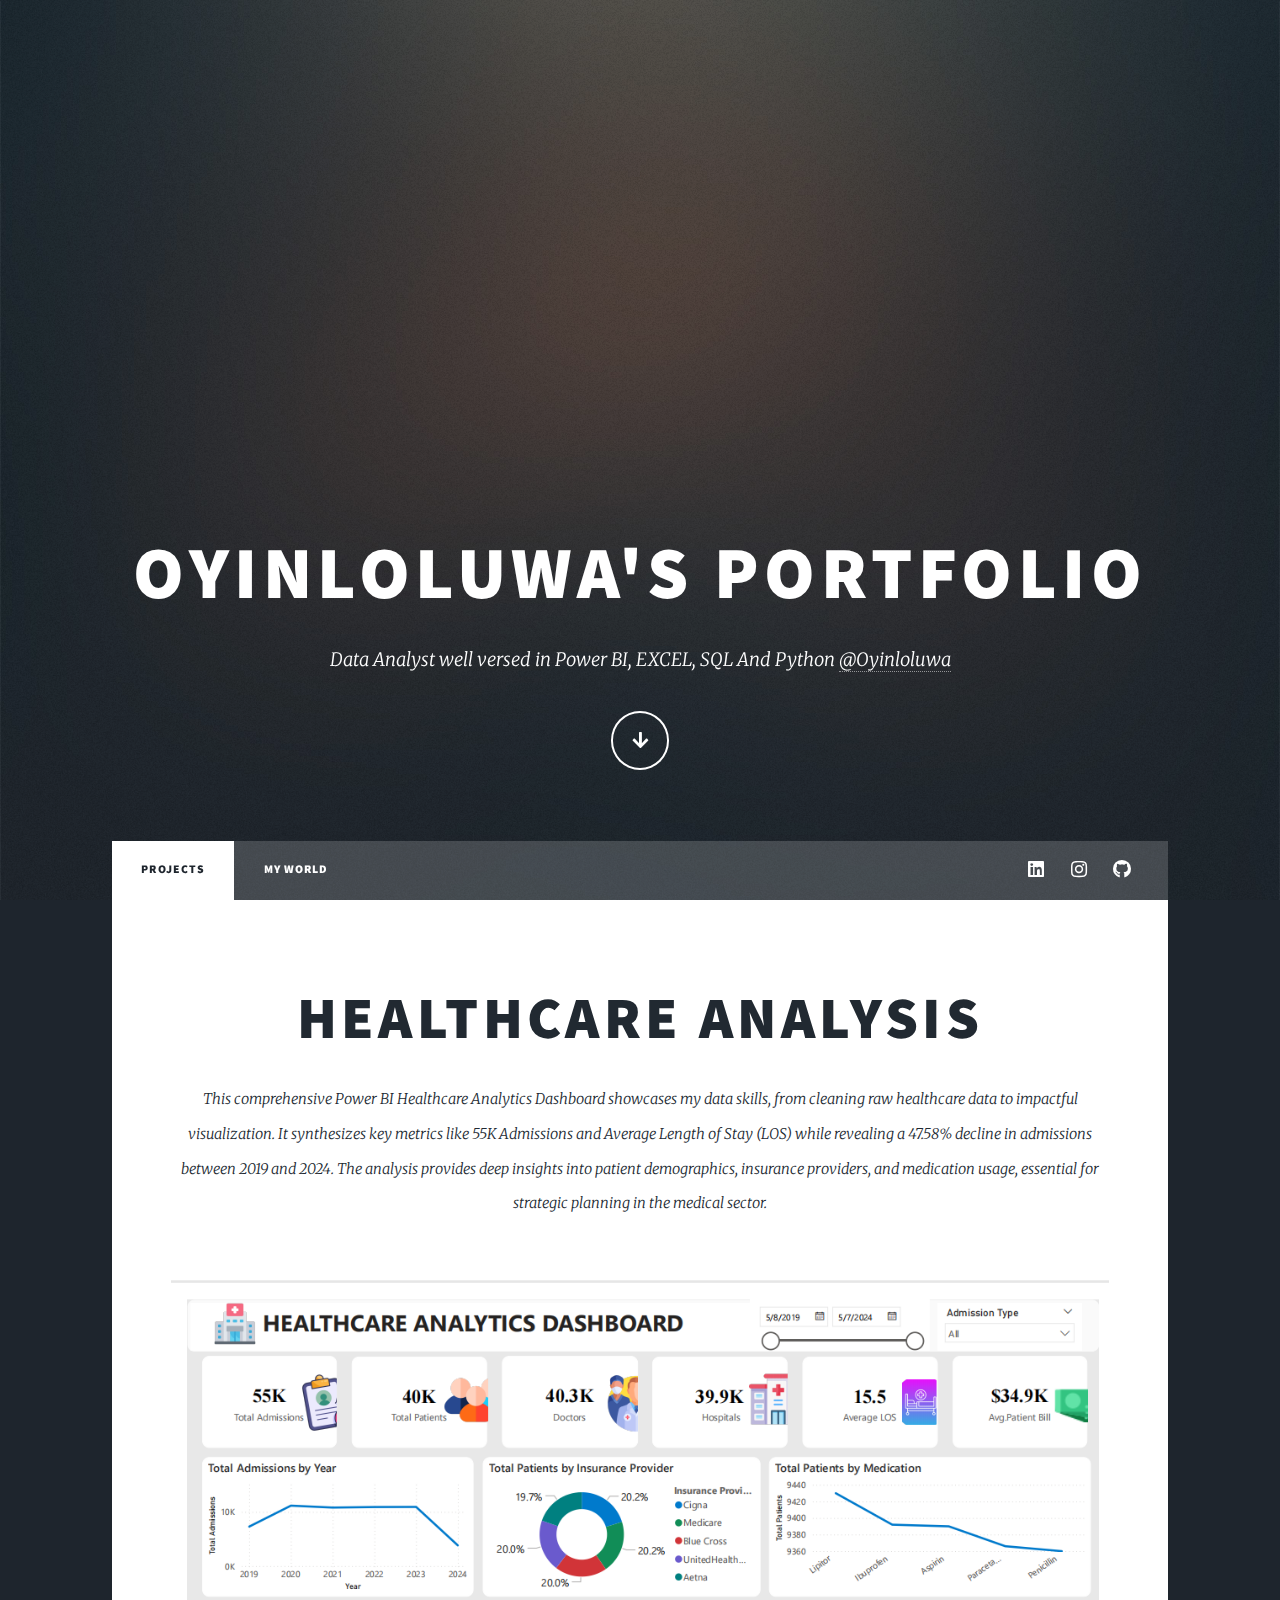
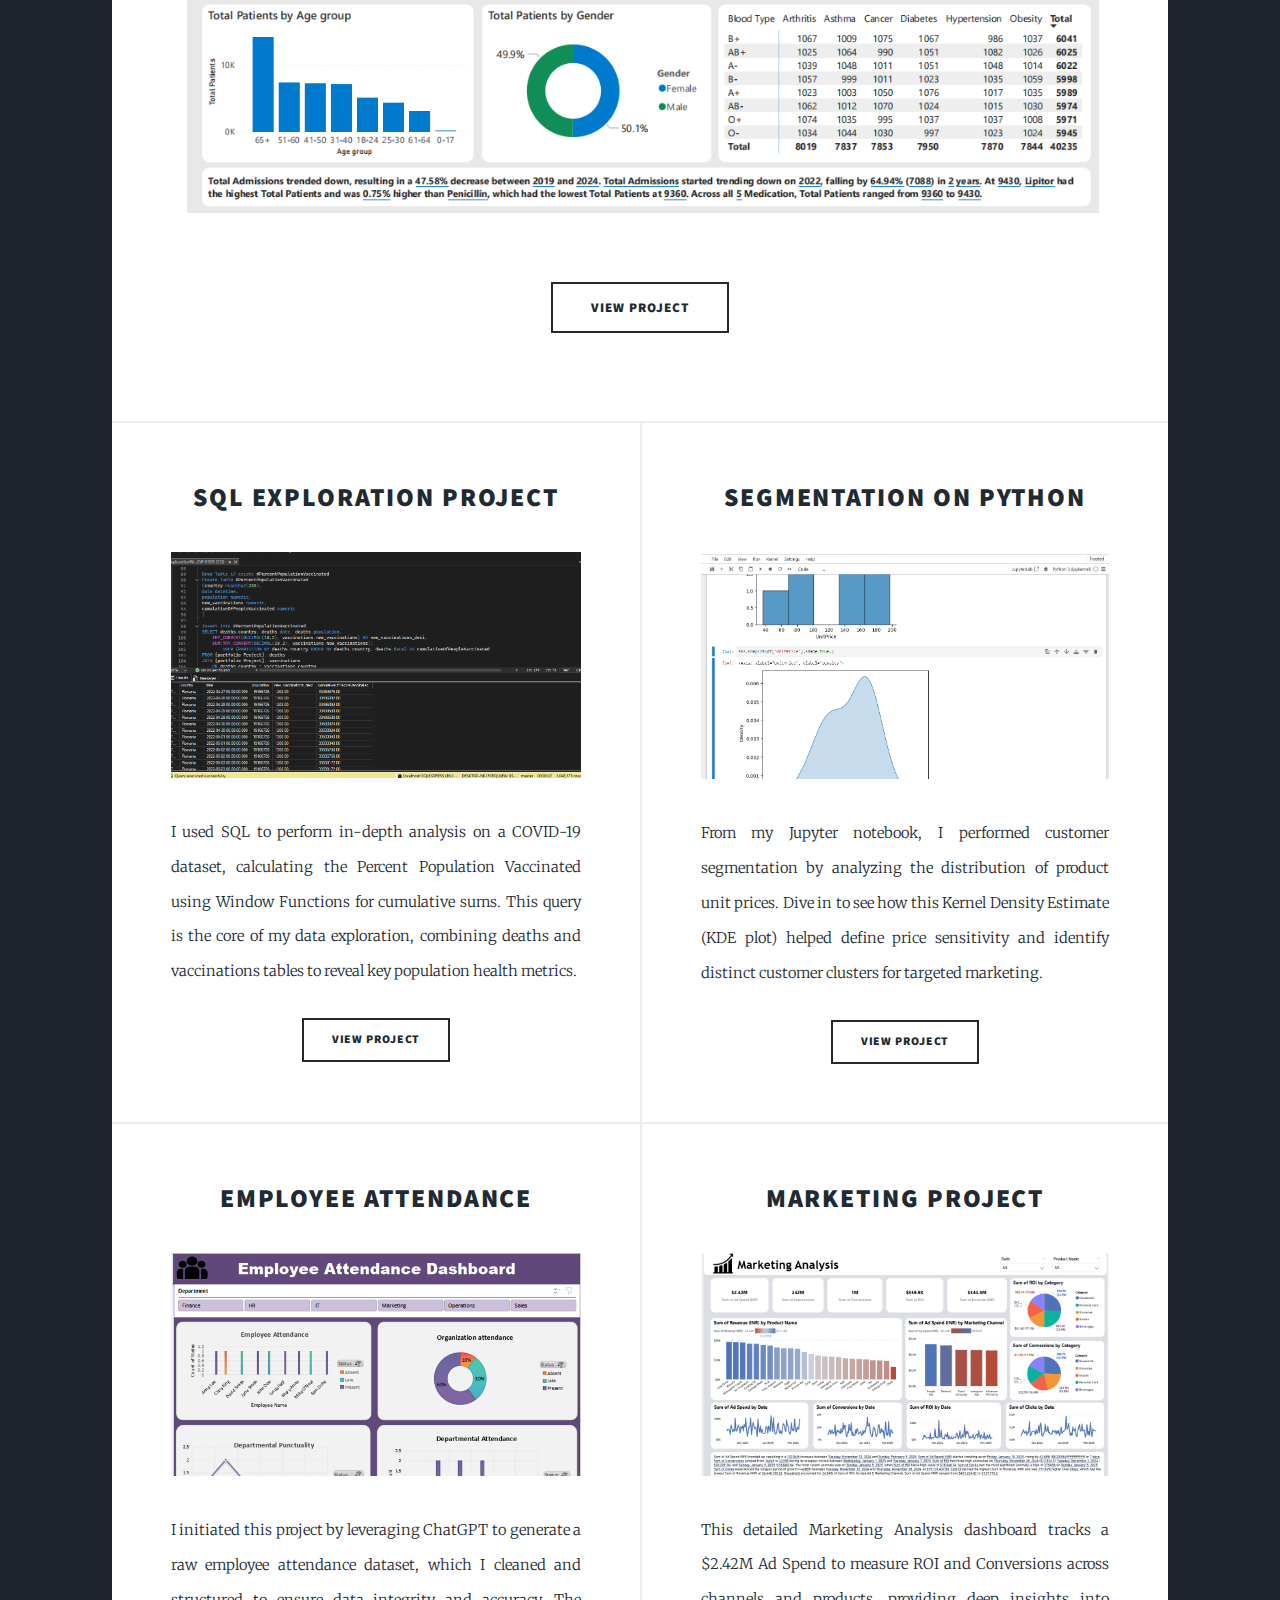
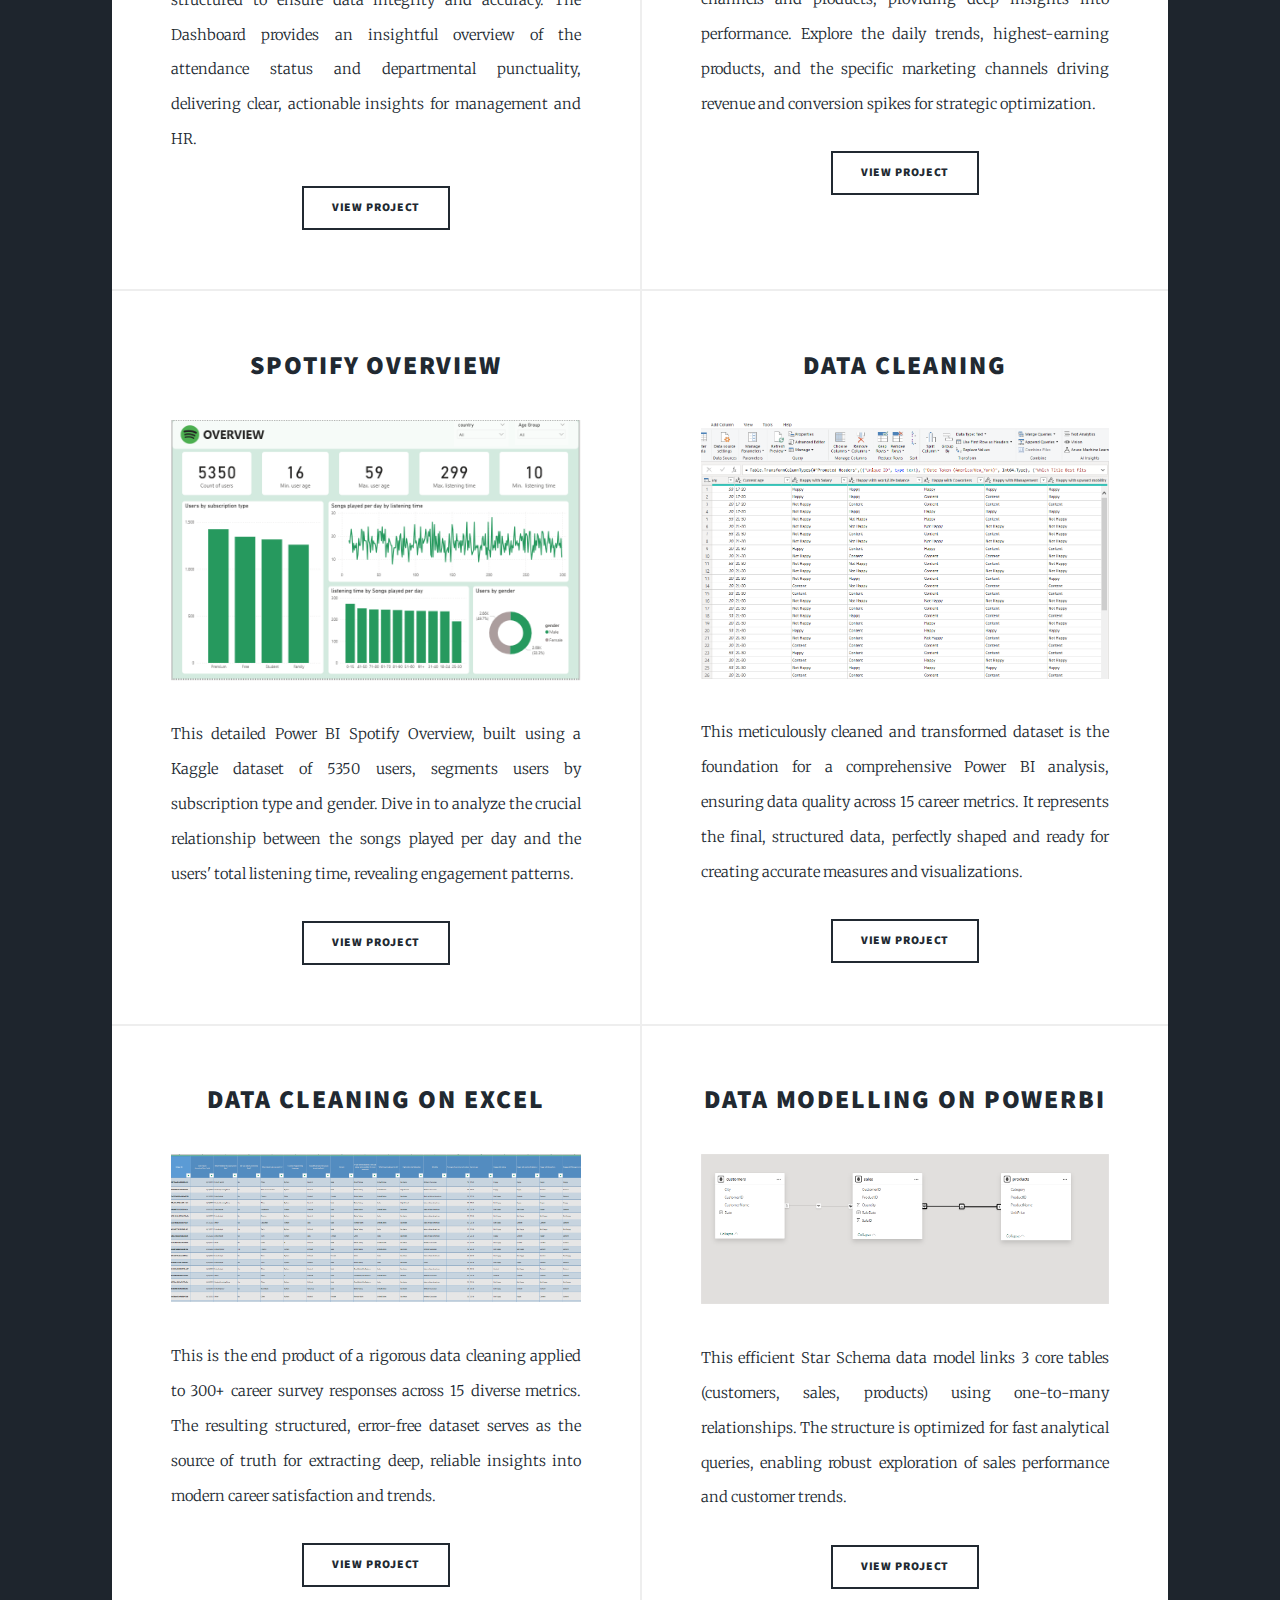
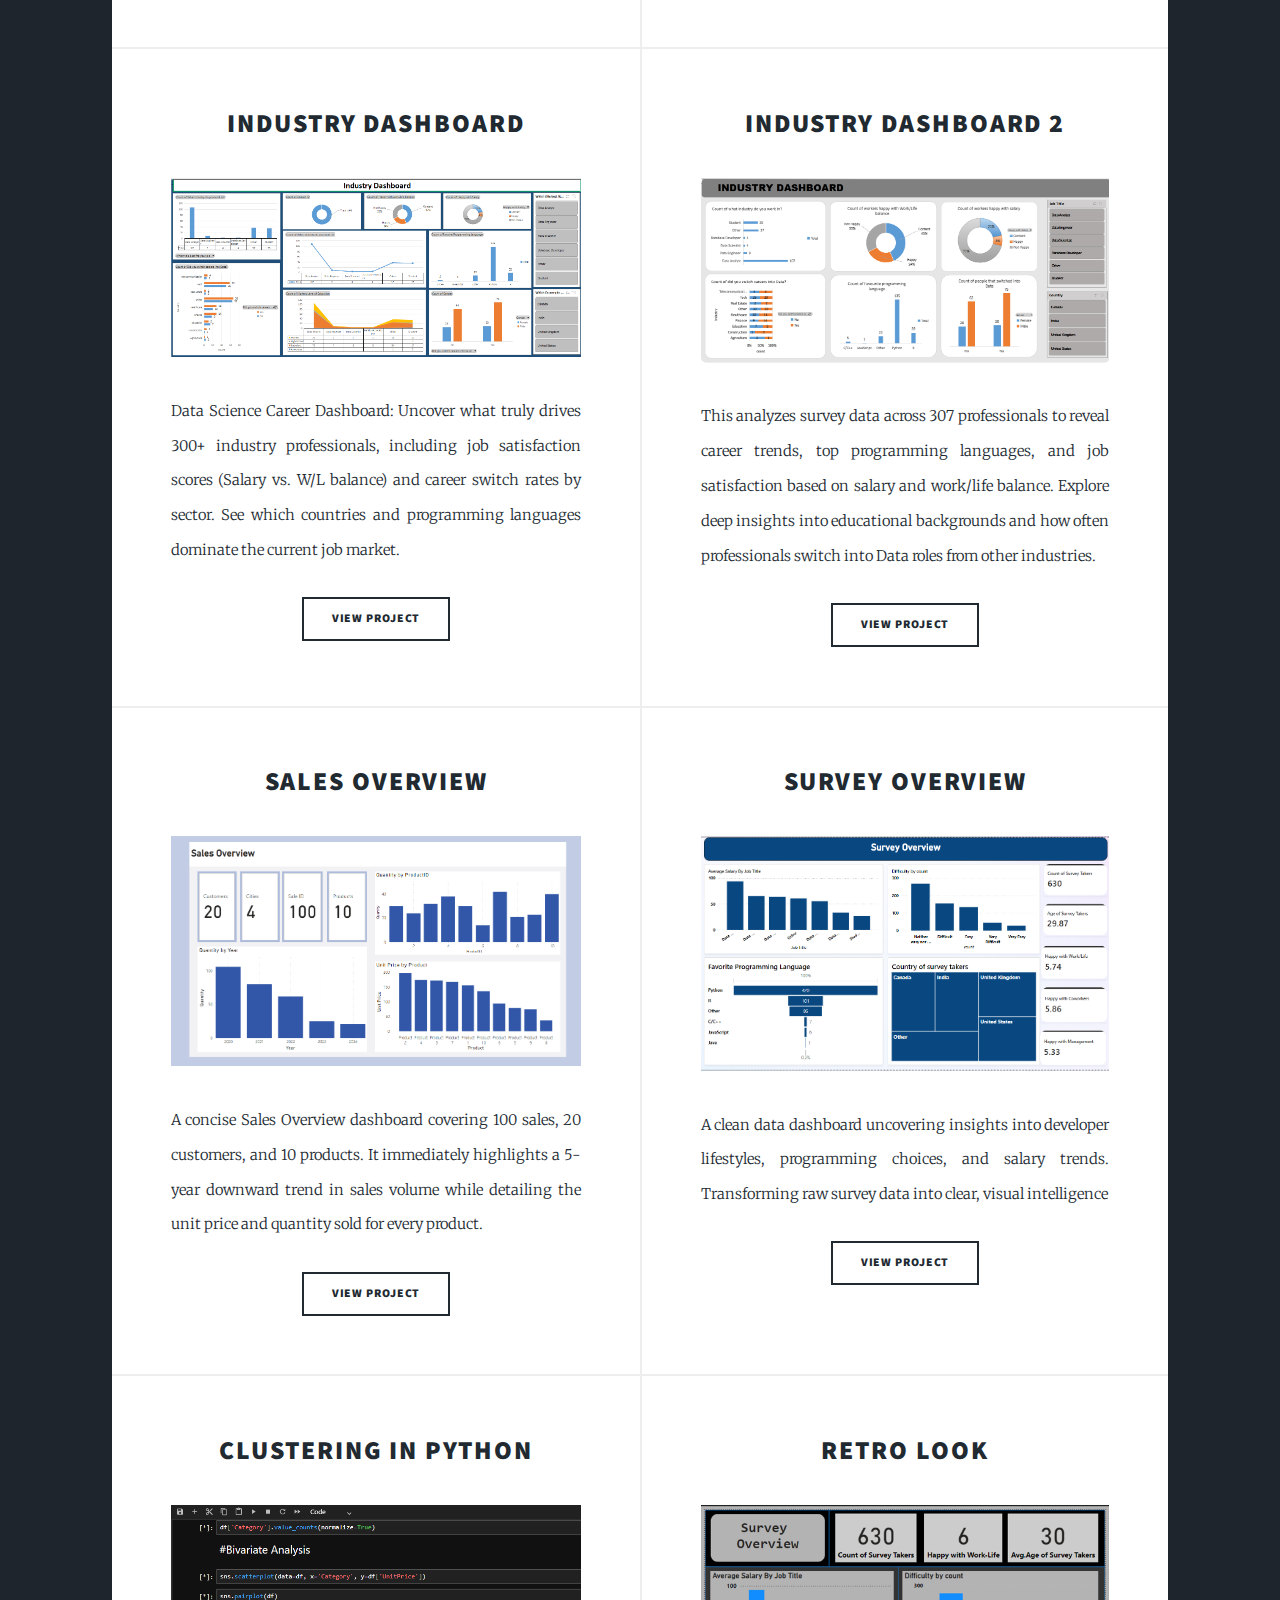
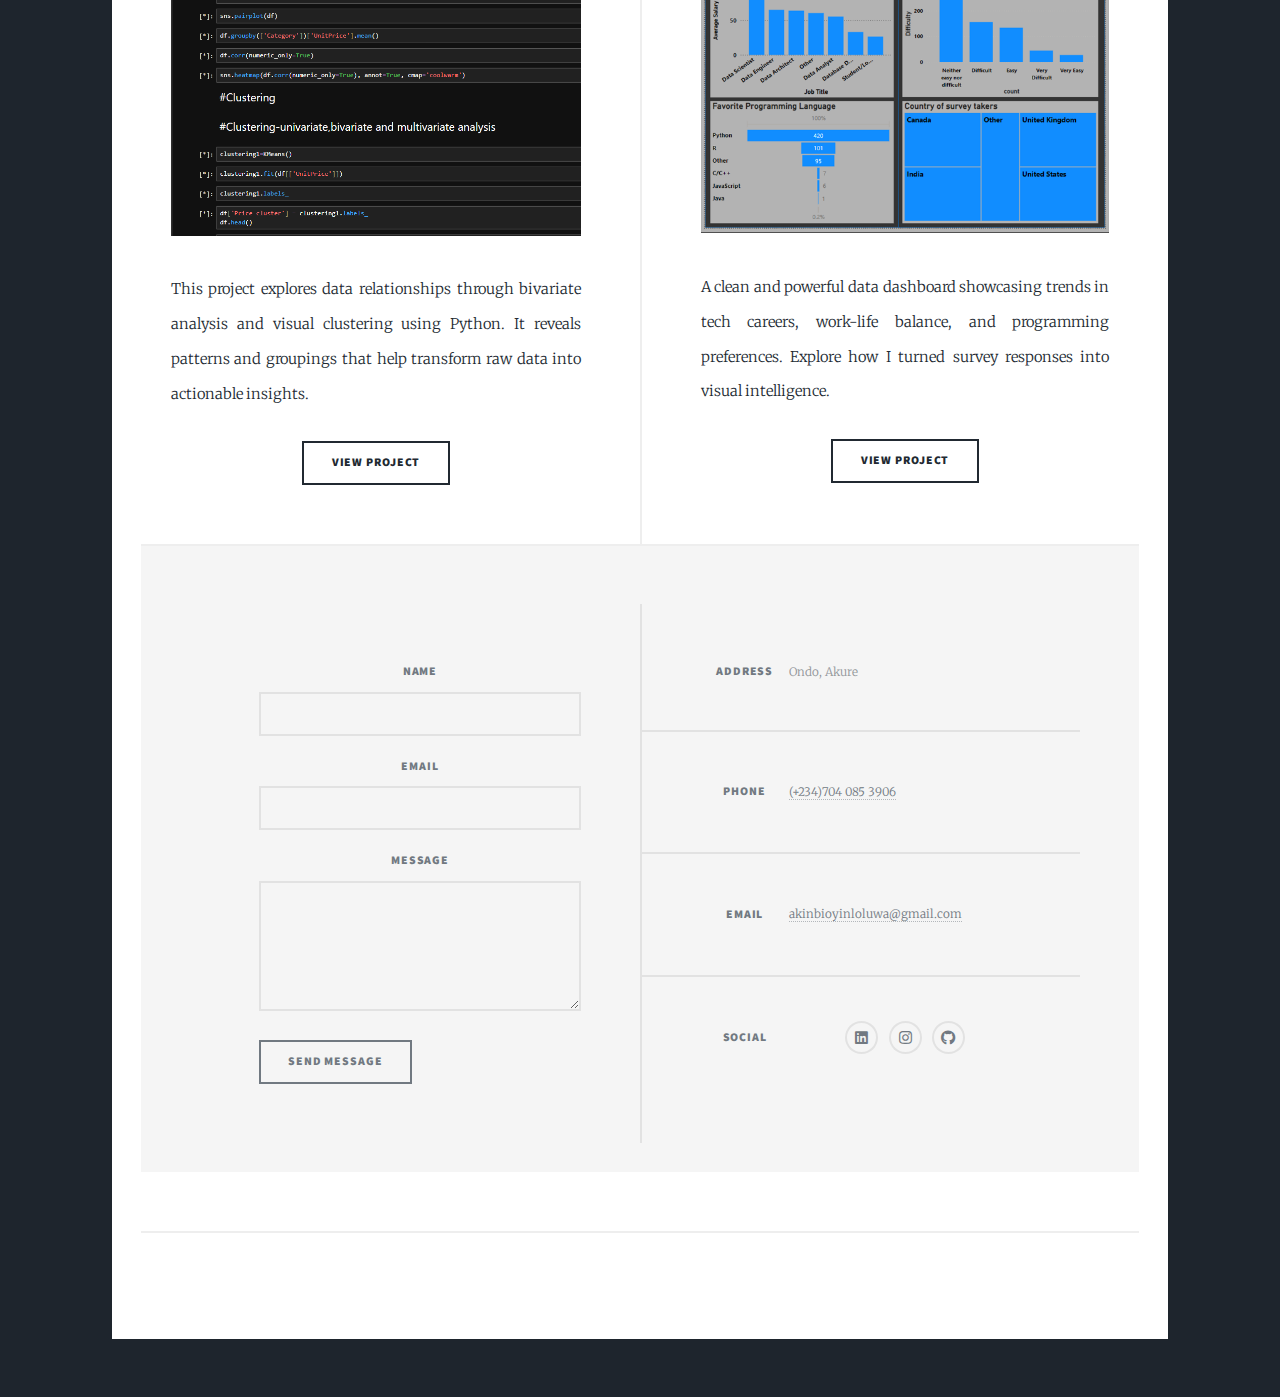
<file: Portfolio/index.html>
<!DOCTYPE HTML>
<!--
	Massively by HTML5 UP
	html5up.net | @ajlkn
	Free for personal and commercial use under the CCA 3.0 license (html5up.net/license)
-->
<html>
	<head>
		<title>OYINLOLUWA'S PORTFOLIO</title>
		<meta charset="utf-8" />
		<meta name="viewport" content="width=device-width, initial-scale=1, user-scalable=no" />
		<link rel="stylesheet" href="assets/css/main.css" />
		<noscript><link rel="stylesheet" href="assets/css/noscript.css" /></noscript>
	</head>
	<body class="is-preload">

		<!-- Wrapper -->
			<div id="wrapper" class="fade-in">

				<!-- Intro -->
					<div id="intro">
						<h1>OYINLOLUWA'S PORTFOLIO<br />
						</h1>
						<p>Data Analyst well versed in Power BI, EXCEL, SQL And Python <a href="https://www.linkedin.com/in/oyinloluwa-akinbi/" target="_blank" rel="noopener noreferrer">@Oyinloluwa</a>  
						<ul class="actions">
							<li><a href="#header" class="button icon solid solo fa-arrow-down scrolly">Continue</a></li>
						</ul>
					</div>

				<!-- Header -->
					<header id="header">
						<a href="index.html" class="logo">Projects</a>
					</header>

				<!-- Nav -->
					<nav id="nav">
						<ul class="links">
							<li class="active"><a href="index.html">Projects</a></li>
							<li><a href="generic.html">My World</a></li>
						</ul>
						<ul class="icons">
							<li><a href="https://www.linkedin.com/in/oyinloluwa-akinbi/"  target="_blank" rel="noopener noreferrer" class="icon brands fa-linkedin"><span class="label">Linkedin</span></a></li>
							<li><a href="#" class="icon brands fa-instagram" target="_blank" rel="noopener noreferrer"><span class="label">Instagram</span></a></li>
							<li><a href="https://github.com/oyinloluwa-praise" class="icon brands fa-github" target="_blank" rel="noopener noreferrer"><span class="label">GitHub</span></a></li>
						</ul>
					</nav>

				<!-- Main -->
					<div id="main">

						<!-- Featured Post -->
							<article class="post featured">
								<header class="major">
									<h2><a href="#">Healthcare Analysis<br />
								</a></h2>
									<p>This comprehensive Power BI Healthcare Analytics Dashboard showcases my data skills, from cleaning raw healthcare data to impactful visualization. It synthesizes key metrics like 55K Admissions and Average Length of Stay (LOS) while revealing a 47.58% decline in admissions between 2019 and 2024.
										 The analysis provides deep insights into patient demographics, insurance providers, and medication usage, essential for strategic planning in the medical sector.
									</p>
								</header>
								<a href="#" class="image main"><img src="images/healthcare.png" alt="" /></a>
								<ul class="actions special">
									<li><a href="#" class="button large">View project</a></li>
								</ul>
							</article>

						<!-- Posts -->
							<section class="posts">
								<article>
								<header>
									<h2><a href="#">SQL EXPLORATION PROJECT<br />
								</a></h2> </header>
								<a href="#" class="image fit"><img src="images/sql 2.png" alt="" /></a>
									<p>I used SQL to perform in-depth analysis on a COVID-19 dataset, calculating the Percent Population Vaccinated using Window Functions for cumulative sums. 
										This query is the core of my data exploration, combining deaths and vaccinations tables to reveal key population health metrics.</p>
								<ul class="actions special">
									<li><a href="#" class="button">View project</a></li>
								</ul>
							</article>
								<article>
									<header>
										<h2><a href="#">Segmentation on Python<br /></a></h2>
									</header>
									<a href="#" class="image fit"><img src="images/jupyter 3.png" alt="" /></a>
									<p>From my Jupyter notebook, I performed customer segmentation by analyzing the distribution of product unit prices. 
										Dive in to see how this Kernel Density Estimate (KDE plot) helped define price sensitivity and identify distinct customer clusters for targeted marketing.</p>
									<ul class="actions special">
										<li><a href="#" class="button">View Project</a></li>
									</ul>
								</article>
								<article>
									<header>
										<h2><a href="#">Employee Attendance<br /> </a></h2>
									</header>
									<a href="#" class="image fit"><img src="images/emp.png" alt="" /></a>
									<p>I initiated this project by leveraging ChatGPT to generate a raw employee attendance dataset, which I cleaned and structured to ensure data integrity and accuracy.
										 The Dashboard provides an insightful overview of the attendance status and departmental punctuality, delivering clear, actionable insights for management and HR. <br></p>
									<ul class="actions special">
										<li><a href="#" class="button">View Project</a></li>
									</ul>
								</article>
								<article>
									<header>
										<h2><a href="#">Marketing Project</a></h2>
									</header>
									<a href="#" class="image fit"><img src="images/ma.png" alt="" /></a>
									<p>This detailed Marketing Analysis dashboard tracks a $2.42M Ad Spend to measure ROI and Conversions across channels and products, providing deep insights into performance.
										 Explore the daily trends, highest-earning products, and the specific marketing channels driving revenue and conversion spikes for strategic optimization.</p>
									<ul class="actions special">
										<li><a href="#" class="button">View Project</a></li>
									</ul>
								</article>
								<article>
									<header>
										<h2><a href="#">Spotify Overview<br /> </a></h2>
									</header>
									<a href="#" class="image fit"><img src="images/spotify.png" alt="" /></a>
									<p>This detailed Power BI Spotify Overview, built using a Kaggle dataset of 5350 users, segments users by subscription type and gender. 
										Dive in to analyze the crucial relationship between the songs played per day and the users' total listening time, revealing engagement patterns.</p>
									<ul class="actions special">
										<li><a href="#" class="button">View Project</a></li>
									</ul>
								</article>
								<article>
									<header>
										<h2><a href="#"> Data Cleaning</a> </a></h2>
									</header>
									<a href="#" class="image fit"><img src="images/dc.png" alt="" /></a>
									<p>This meticulously cleaned and transformed dataset is the foundation for a comprehensive Power BI analysis, ensuring data quality across 15 career metrics. 
										It represents the final, structured data, perfectly shaped and ready for creating accurate measures and visualizations.</p>
									<ul class="actions special">
										<li><a href="#" class="button">View Project</a></li>
									</ul>
								</article>
								<article>
									<header>
										<h2><a href="#">Data Cleaning on EXCEL<br /></a></h2>
									</header>
									<a href="#" class="image fit"><img src="images/dc 2.png" alt="" /></a>
									<p>This is the end product of a rigorous data cleaning applied to 300+ career survey responses across 15 diverse metrics.
										 The resulting structured, error-free dataset serves as the source of truth for extracting deep, reliable insights into modern career satisfaction and trends.</p>
									<ul class="actions special">
										<li><a href="#" class="button">VIEW PROJECT</a></li>
									</ul>
								</article>
								<article>
									<header>
										<h2><a href="#">Data Modelling on PowerBI<br /> </a></h2>
									</header>
									<a href="#" class="image fit"><img src="images/Data Modelling.png" alt="" /></a> 
									<p>This efficient Star Schema data model links 3 core tables (customers, sales, products) using one-to-many relationships. 
										The structure is optimized for fast analytical queries, enabling robust exploration of sales performance and customer trends.</p>
									<ul class="actions special">
										<li><a href="#" class="button">view project</a></li>
									</ul>
								</article>
								<article>
									<header>
										<h2><a href="#">Industry Dashboard<br /> </a></h2>
									</header>
									<a href="#" class="image fit"><img src="images/Industry dashboard long.png" alt="" /></a>
									<p> Data Science Career Dashboard: Uncover what truly drives 300+ industry professionals, including job satisfaction scores (Salary vs. W/L balance) and career switch rates by sector. 
										See which countries and programming languages dominate the current job market.</p>
									<ul class="actions special">
										<li><a href="#" class="button">View Project</a></li>
									</ul>
								</article>
								<article>
									<header>
										<h2><a href="#">Industry Dashboard 2<br /></a></h2>
									</header>
									<a href="#" class="image fit"><img src="images/Industry dashboard.png" alt="" /></a>
									<p>This analyzes survey data across 307 professionals to reveal career trends, top programming languages, and job satisfaction based on salary and work/life balance.
										 Explore deep insights into educational backgrounds and how often professionals switch into Data roles from other industries.</p>
									<ul class="actions special">
										<li><a href="#" class="button">View Project</a></li>
									</ul>
								</article>
								<article>
									<header>
										<h2><a href="#">Sales Overview<br /></a></h2>
									</header>
									<a href="#" class="image fit"><img src="images/sales overview.png" alt="" /></a>
									<p>A concise Sales Overview dashboard covering 100 sales, 20 customers, and 10 products.
										 It immediately highlights a 5-year downward trend in sales volume while detailing the unit price and quantity sold for every product.</p>
									<ul class="actions special">
										<li><a href="#" class="button">View Project</a></li>
									</ul>
								</article>
								<article>
									<header>
										<h2><a href="#">Survey Overview<br /></a></h2>
									</header>
									<a href="#" class="image fit"><img src="images/survey overview 2.png" alt="" /></a>
									<p>A clean data dashboard uncovering insights into developer lifestyles, programming choices, and salary trends.
										 Transforming raw survey data into clear, visual intelligence</p>
									<ul class="actions special">
										<li><a href="#" class="button">View Project</a></li>
									</ul>
								</article>
								<article>
									<header>
										<h2><a href="#">Clustering in Python<br /></a></h2>
									</header>
									<a href="#" class="image fit"><img src="images/clustering.png" alt="" /></a>
									<p>This project explores data relationships through bivariate analysis and visual clustering using Python.
										 It reveals patterns and groupings that help transform raw data into actionable insights.</p>
									<ul class="actions special">
										<li><a href="#" class="button">View Project</a></li>
									</ul>
								</article>
								<article>
									<header>
										<h2><a href="#"> Retro look<br /></a></h2>
									</header>
									<a href="#" class="image fit"><img src="images/retro 2.png" alt="" /></a>
									<p>A clean and powerful data dashboard showcasing trends in tech careers, work-life balance, and programming preferences.
										 Explore how I turned survey responses into visual intelligence.</p>
									<ul class="actions special">
										<li><a href="#" class="button">View Project</a></li>
									</ul>
								</article>
							</section>

				<!-- Footer -->
					<footer id="footer">
						<section>
							<form method="post" action="#">
								<div class="fields">
									<div class="field">
										<label for="name">Name</label>
										<input type="text" name="name" id="name" />
									</div>
									<div class="field">
										<label for="email">Email</label>
										<input type="text" name="email" id="email" />
									</div>
									<div class="field">
										<label for="message">Message</label>
										<textarea name="message" id="message" rows="3"></textarea>
									</div>
								</div>
								<ul class="actions">
									<li><input type="submit" value="Send Message" /></li>
								</ul>
							</form>
						</section>
						<section class="split contact">
							<section class="alt">
								<h3>Address</h3>
								<p>Ondo, Akure<br /> </p>
							</section>
							<section>
								<h3>Phone</h3>
								<p><a href="#">(+234)704 085 3906 </a></p>
							</section>
							<section>
								<h3>Email</h3>
								<p><a href="#">akinbioyinloluwa@gmail.com</a></p>
							</section>
							<section>
								<h3>Social</h3>
								<ul class="icons alt">
									<li><a href="https://www.linkedin.com/in/oyinloluwa-akinbi/"  target="_blank" rel="noopener noreferrer" class="icon brands fa-linkedin"><span class="label">Linkedin</span></a></li>
									<li><a href="#" class="icon brands alt fa-instagram" target="_blank" rel="noopener noreferrer"><span class="label">Instagram</span></a></li>
									<li><a href="https://github.com/oyinloluwa-praise" class="icon brands alt fa-github" target="_blank" rel="noopener noreferrer"><span class="label">GitHub</span></a></li>
								</ul>
							</section>
						</section>
					</footer>

				<!-- Copyright -->
					<div id="copyright">
						<ul><li>&copy; Untitled</li><li>Design: <a href="https://html5up.net">HTML5 UP</a></li></ul>
					</div>

			</div>

		<!-- Scripts -->
			<script src="assets/js/jquery.min.js"></script>
			<script src="assets/js/jquery.scrollex.min.js"></script>
			<script src="assets/js/jquery.scrolly.min.js"></script>
			<script src="assets/js/browser.min.js"></script>
			<script src="assets/js/breakpoints.min.js"></script>
			<script src="assets/js/util.js"></script>
			<script src="assets/js/main.js"></script>

	</body>
</html>
</file>
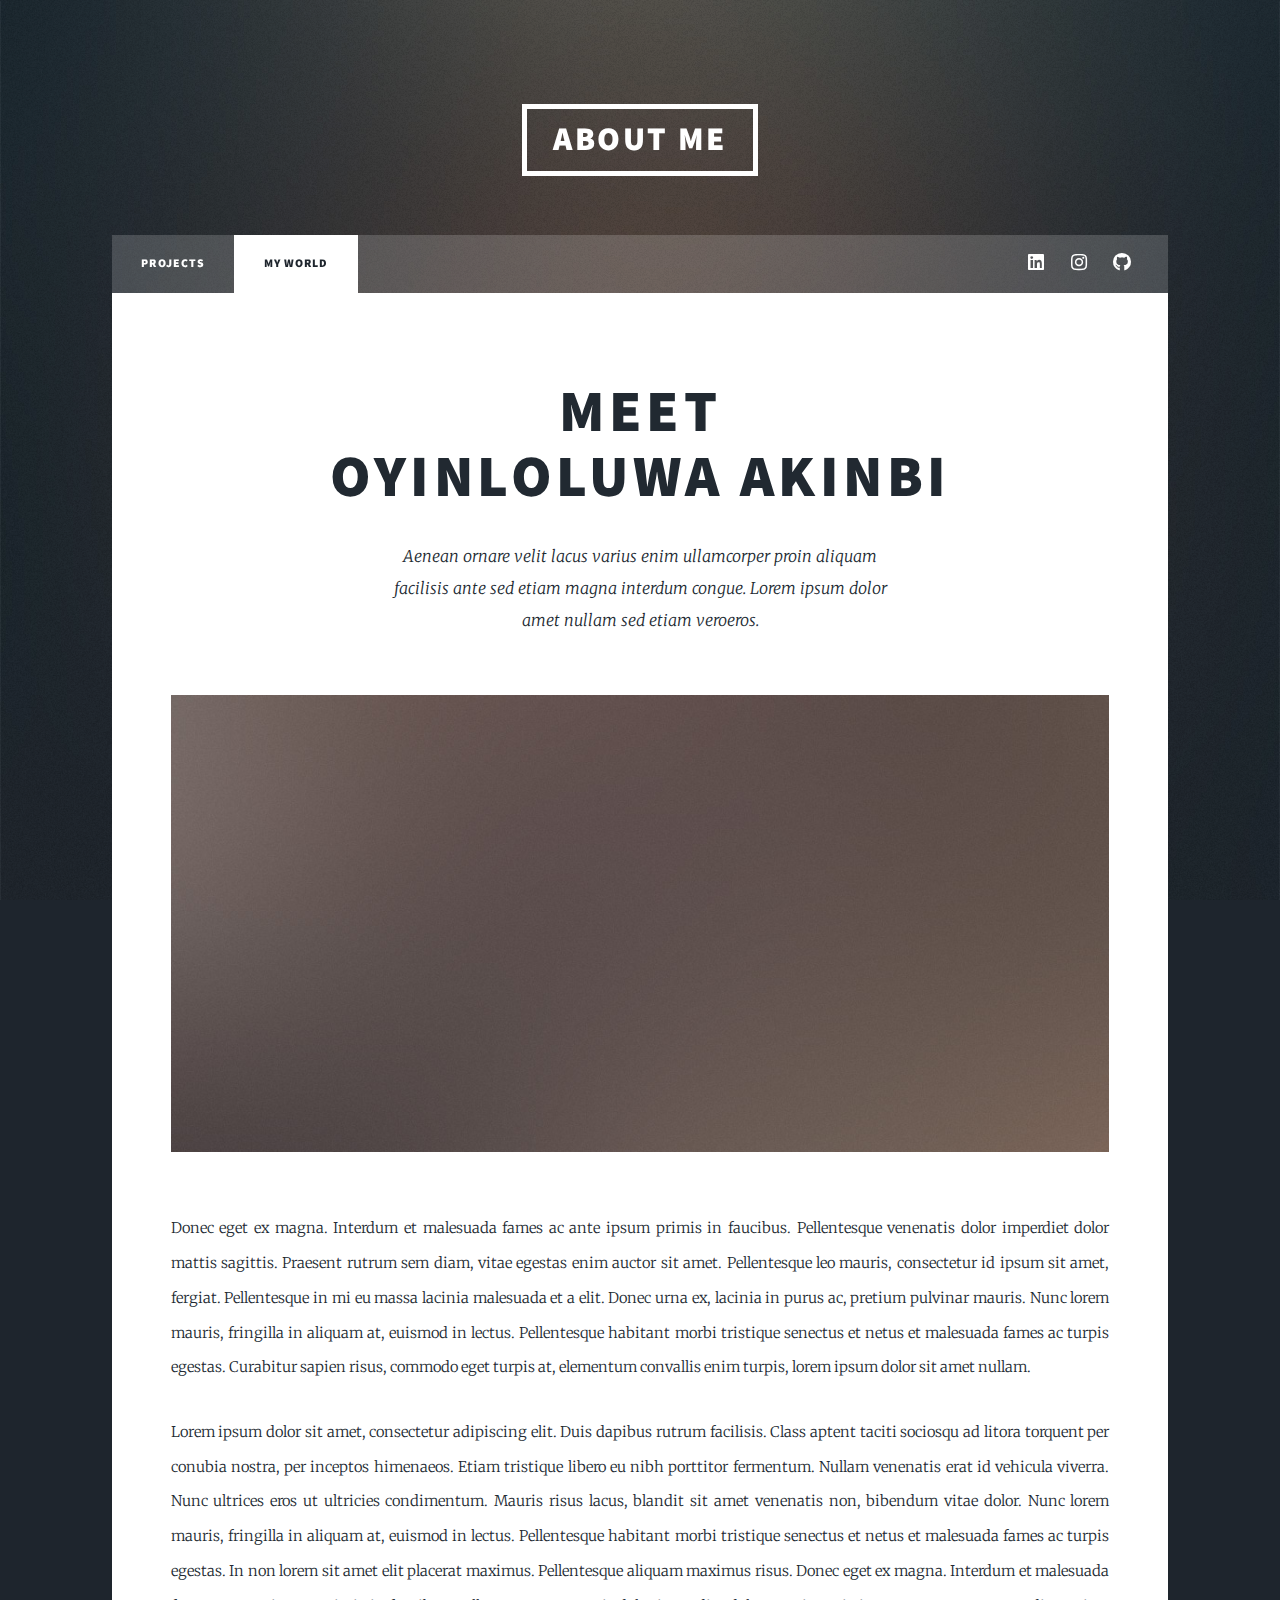
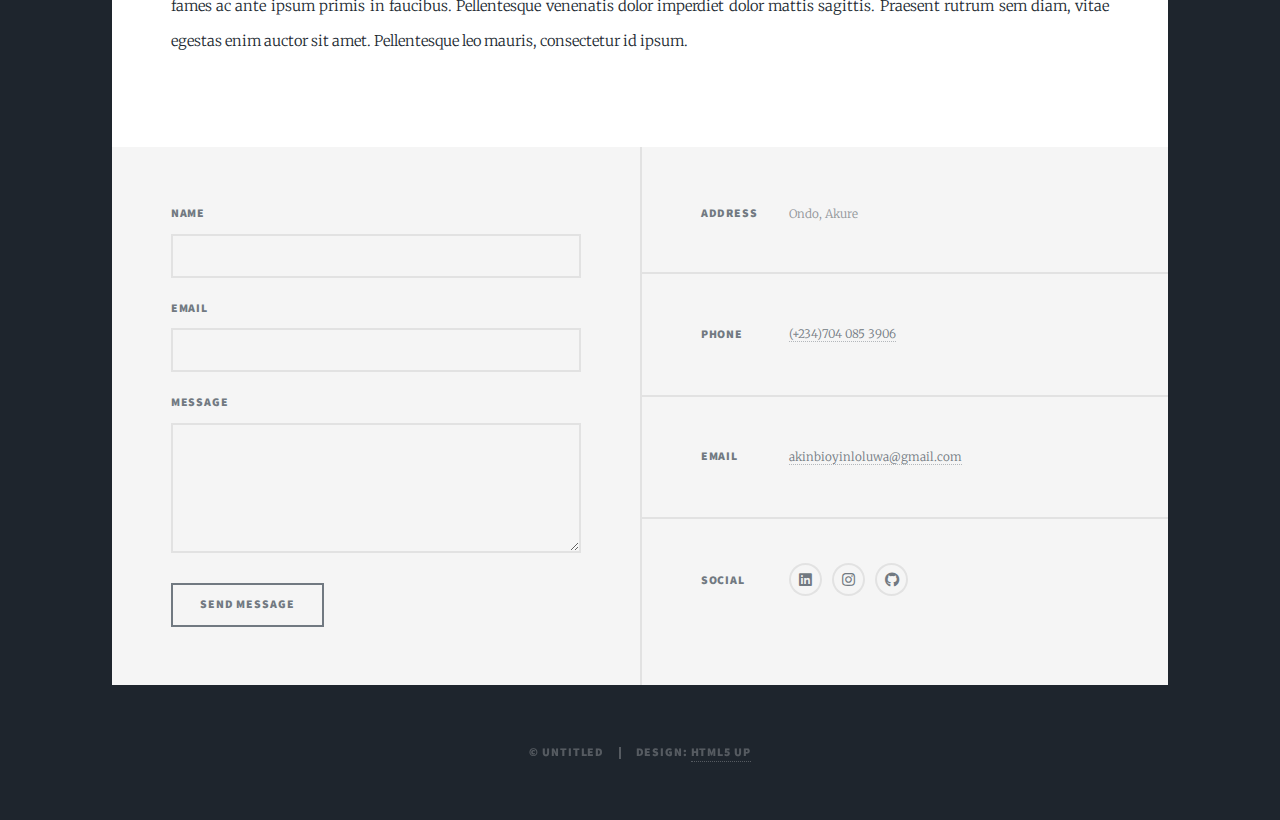
<file: generic.html>
<!DOCTYPE HTML>
<!--
	Massively by HTML5 UP
	html5up.net | @ajlkn
	Free for personal and commercial use under the CCA 3.0 license (html5up.net/license)
-->
<html>
	<head>
		<title>My World</title>
		<meta charset="utf-8" />
		<meta name="viewport" content="width=device-width, initial-scale=1, user-scalable=no" />
		<link rel="stylesheet" href="assets/css/main.css" />
		<noscript><link rel="stylesheet" href="assets/css/noscript.css" /></noscript>
	</head>
	<body class="is-preload">

		<!-- Wrapper -->
			<div id="wrapper">

				<!-- Header -->
					<header id="header">
						<a href="index.html" class="logo">ABOUT ME</a>
					</header>

				<!-- Nav -->
					<nav id="nav">
						<ul class="links">
							<li><a href="index.html">Projects</a></li>
							<li class="active"><a href="generic.html">My World</a></li>
						</ul>
						<ul class="icons">
							<li><a href="https://www.linkedin.com/in/oyinloluwa-akinbi/"  target="_blank" rel="noopener noreferrer" class="icon brands fa-linkedin"><span class="label">Linkedin</span></a></li>
							<li><a href="#" class="icon brands fa-instagram" target="_blank" rel="noopener noreferrer"><span class="label">Instagram</span></a></li>
							<li><a href="https://github.com/oyinloluwa-praise" class="icon brands fa-github" target="_blank" rel="noopener noreferrer"><span class="label">GitHub</span></a></li>
						</ul>
					</nav>

				<!-- Main -->
					<div id="main">

						<!-- Post -->
							<section class="post">
								<header class="major">
									<h1>Meet <br />
									Oyinloluwa Akinbi</h1>
									<p>Aenean ornare velit lacus varius enim ullamcorper proin aliquam<br />
									facilisis ante sed etiam magna interdum congue. Lorem ipsum dolor<br />
									amet nullam sed etiam veroeros.</p>
								</header>
								<div class="image main"><img src="images/pic01.jpg" alt="" /></div>
								<p>Donec eget ex magna. Interdum et malesuada fames ac ante ipsum primis in faucibus. Pellentesque venenatis dolor imperdiet dolor mattis sagittis. Praesent rutrum sem diam, vitae egestas enim auctor sit amet. Pellentesque leo mauris, consectetur id ipsum sit amet, fergiat. Pellentesque in mi eu massa lacinia malesuada et a elit. Donec urna ex, lacinia in purus ac, pretium pulvinar mauris. Nunc lorem mauris, fringilla in aliquam at, euismod in lectus. Pellentesque habitant morbi tristique senectus et netus et malesuada fames ac turpis egestas. Curabitur sapien risus, commodo eget turpis at, elementum convallis enim turpis, lorem ipsum dolor sit amet nullam.</p>
								<p>Lorem ipsum dolor sit amet, consectetur adipiscing elit. Duis dapibus rutrum facilisis. Class aptent taciti sociosqu ad litora torquent per conubia nostra, per inceptos himenaeos. Etiam tristique libero eu nibh porttitor fermentum. Nullam venenatis erat id vehicula viverra. Nunc ultrices eros ut ultricies condimentum. Mauris risus lacus, blandit sit amet venenatis non, bibendum vitae dolor. Nunc lorem mauris, fringilla in aliquam at, euismod in lectus. Pellentesque habitant morbi tristique senectus et netus et malesuada fames ac turpis egestas. In non lorem sit amet elit placerat maximus. Pellentesque aliquam maximus risus. Donec eget ex magna. Interdum et malesuada fames ac ante ipsum primis in faucibus. Pellentesque venenatis dolor imperdiet dolor mattis sagittis. Praesent rutrum sem diam, vitae egestas enim auctor sit amet. Pellentesque leo mauris, consectetur id ipsum.</p>
							</section>

					</div>

				<!-- Footer -->
					<footer id="footer">
						<section>
							<form method="post" action="#">
								<div class="fields">
									<div class="field">
										<label for="name">Name</label>
										<input type="text" name="name" id="name" />
									</div>
									<div class="field">
										<label for="email">Email</label>
										<input type="text" name="email" id="email" />
									</div>
									<div class="field">
										<label for="message">Message</label>
										<textarea name="message" id="message" rows="3"></textarea>
									</div>
								</div>
								<ul class="actions">
									<li><input type="submit" value="Send Message" /></li>
								</ul>
							</form>
						</section>
						<section class="split contact">
							<section class="alt">
								<h3>Address</h3>
								<p>Ondo, Akure<br /> </p>
							</section>
							<section>
								<h3>Phone</h3>
								<p><a href="#">(+234)704 085 3906 </a></p>
							</section>
							<section>
								<h3>Email</h3>
								<p><a href="#">akinbioyinloluwa@gmail.com</a></p>
							</section>
							<section>
								<h3>Social</h3>
								<ul class="icons alt">
									<li><a href="https://www.linkedin.com/in/oyinloluwa-akinbi/"  target="_blank" rel="noopener noreferrer" class="icon brands fa-linkedin"><span class="label">Linkedin</span></a></li>
									<li><a href="#" class="icon brands alt fa-instagram" target="_blank" rel="noopener noreferrer"><span class="label">Instagram</span></a></li>
									<li><a href="https://github.com/oyinloluwa-praise" class="icon brands alt fa-github" target="_blank" rel="noopener noreferrer"><span class="label">GitHub</span></a></li>
								</ul>
							</section>
						</section>
					</footer>

				<!-- Copyright -->
					<div id="copyright">
						<ul><li>&copy; Untitled</li><li>Design: <a href="https://html5up.net">HTML5 UP</a></li></ul>
					</div>

			</div>

		<!-- Scripts -->
			<script src="assets/js/jquery.min.js"></script>
			<script src="assets/js/jquery.scrollex.min.js"></script>
			<script src="assets/js/jquery.scrolly.min.js"></script>
			<script src="assets/js/browser.min.js"></script>
			<script src="assets/js/breakpoints.min.js"></script>
			<script src="assets/js/util.js"></script>
			<script src="assets/js/main.js"></script>

	</body>
</html>
</file>
<file: Portfolio/assets/css/main.css>
@import url(fontawesome-all.min.css);
@import url("https://fonts.googleapis.com/css?family=Merriweather:300,700,300italic,700italic|Source+Sans+Pro:900");

/*
	Massively by HTML5 UP
	html5up.net | @ajlkn
	Free for personal and commercial use under the CCA 3.0 license (html5up.net/license)
*/

html, body, div, span, applet, object,
iframe, h1, h2, h3, h4, h5, h6, p, blockquote,
pre, a, abbr, acronym, address, big, cite,
code, del, dfn, em, img, ins, kbd, q, s, samp,
small, strike, strong, sub, sup, tt, var, b,
u, i, center, dl, dt, dd, ol, ul, li, fieldset,
form, label, legend, table, caption, tbody,
tfoot, thead, tr, th, td, article, aside,
canvas, details, embed, figure, figcaption,
footer, header, hgroup, menu, nav, output, ruby,
section, summary, time, mark, audio, video {
	margin: 0;
	padding: 0;
	border: 0;
	font-size: 100%;
	font: inherit;
	vertical-align: baseline;}

article, aside, details, figcaption, figure,
footer, header, hgroup, menu, nav, section {
	display: block;}

body {
	line-height: 1;
}

ol, ul {
	list-style: none;
}

blockquote, q {
	quotes: none;
}

	blockquote:before, blockquote:after, q:before, q:after {
		content: '';
		content: none;
	}

table {
	border-collapse: collapse;
	border-spacing: 0;
}

body {
	-webkit-text-size-adjust: none;
}

mark {
	background-color: transparent;
	color: inherit;
}

input::-moz-focus-inner {
	border: 0;
	padding: 0;
}

input, select, textarea {
	-moz-appearance: none;
	-webkit-appearance: none;
	-ms-appearance: none;
	appearance: none;
}

/* Basic */

	@-ms-viewport {
		width: device-width;
	}

	body {
		-ms-overflow-style: scrollbar;
	}

	@media screen and (max-width: 480px) {

		html, body {
			min-width: 320px;
		}

	}

	html {
		box-sizing: border-box;
	}

	*, *:before, *:after {
		box-sizing: inherit;
	}

	body {
		background-color: #1e252d;
	}

		body.is-preload *, body.is-preload *:before, body.is-preload *:after {
			-moz-animation: none !important;
			-webkit-animation: none !important;
			-ms-animation: none !important;
			animation: none !important;
			-moz-transition: none !important;
			-webkit-transition: none !important;
			-ms-transition: none !important;
			transition: none !important;
		}

/* Type */

	html {
		font-size: 16pt;
	}

		@media screen and (max-width: 1680px) {

			html {
				font-size: 12pt;
			}

		}

		@media screen and (max-width: 1280px) {

			html {
				font-size: 11pt;
			}

		}

		@media screen and (max-width: 360px) {

			html {
				font-size: 10pt;
			}

		}

	body {
		color: #212931;
	}

	body, input, select, textarea {
		font-family: "Merriweather", Georgia, serif;
		font-weight: 300;
		font-size: 1rem;
		line-height: 2.375;
	}

	a {
		-moz-transition: color 0.2s ease-in-out, background-color 0.2s ease-in-out, border-color 0.2s ease-in-out, box-shadow 0.2s ease-in-out;
		-webkit-transition: color 0.2s ease-in-out, background-color 0.2s ease-in-out, border-color 0.2s ease-in-out, box-shadow 0.2s ease-in-out;
		-ms-transition: color 0.2s ease-in-out, background-color 0.2s ease-in-out, border-color 0.2s ease-in-out, box-shadow 0.2s ease-in-out;
		transition: color 0.2s ease-in-out, background-color 0.2s ease-in-out, border-color 0.2s ease-in-out, box-shadow 0.2s ease-in-out;
		border-bottom: dotted 1px;
		text-decoration: none;
	}

		a:hover {
			border-bottom-color: transparent;
		}

	strong, b {
		font-weight: 600;
	}

	em, i {
		font-style: italic;
	}

	p {
		text-align: justify;
		margin: 0 0 2rem 0;
	}

	h1, h2, h3, h4, h5, h6 {
		font-family: "Source Sans Pro", Helvetica, sans-serif;
		font-weight: 900;
		line-height: 1.5;
		letter-spacing: 0.075em;
		text-transform: uppercase;
		margin: 0 0 1rem 0;
	}

		h1 a, h2 a, h3 a, h4 a, h5 a, h6 a {
			border-bottom: 0;
			color: inherit;
			text-decoration: none;
		}

	h1 {
		font-size: 4rem;
		line-height: 1.1;
		margin: 0 0 2rem 0;
	}

	h2 {
		font-size: 1.75rem;
		line-height: 1.3;
		margin: 0 0 1.5rem 0;
	}

	h3 {
		font-size: 1.25rem;
		margin: 0 0 1.5rem 0;
	}

	h4 {
		font-size: 1rem;
	}

	h5 {
		font-size: 0.9rem;
	}

	h6 {
		font-size: 0.8rem;
	}

	sub {
		font-size: 0.8rem;
		position: relative;
		top: 0.5rem;
	}

	sup {
		font-size: 0.8rem;
		position: relative;
		top: -0.5rem;
	}

	blockquote {
		border-left: solid 4px;
		font-style: italic;
		margin: 0 0 2rem 0;
		padding: 0.5rem 0 0.5rem 2rem;
	}

	code {
		border: solid 2px;
		font-family: "Courier New", monospace;
		font-size: 0.9rem;
		margin: 0 0.25rem;
		padding: 0.25rem 0.65rem;
	}

	pre {
		-webkit-overflow-scrolling: touch;
		font-family: "Courier New", monospace;
		font-size: 0.9rem;
		margin: 0 0 2rem 0;
	}

		pre code {
			display: block;
			line-height: 1.75;
			padding: 1rem 1.5rem;
			overflow-x: auto;
		}

	hr {
		border: 0;
		border-bottom: solid 2px;
		margin: 3rem 0;
	}

		hr.major {
			margin: 5rem 0;
		}

	.align-left {
		text-align: left;
	}

	.align-center {
		text-align: center;
	}

	.align-right {
		text-align: right;
	}

	input, select, textarea {
		color: #212931;
	}

	a {
		color: #212931;
		border-bottom-color: rgba(33, 41, 49, 0.5);
	}

		a:hover {
			border-bottom-color: transparent;
			color: #18bfef !important;
		}

	strong, b {
		color: #212931;
	}

	h1, h2, h3, h4, h5, h6 {
		color: #212931;
	}

	blockquote {
		border-left-color: #eeeeee;
	}

	code {
		background: rgba(220, 220, 220, 0.25);
		border-color: #eeeeee;
	}

	hr {
		border-bottom-color: #eeeeee;
	}

/* Row */

	.row {
		display: flex;
		flex-wrap: wrap;
		box-sizing: border-box;
		align-items: stretch;
	}

		.row > * {
			box-sizing: border-box;
		}

		.row.gtr-uniform > * > :last-child {
			margin-bottom: 0;
		}

		.row.aln-left {
			justify-content: flex-start;
		}

		.row.aln-center {
			justify-content: center;
		}

		.row.aln-right {
			justify-content: flex-end;
		}

		.row.aln-top {
			align-items: flex-start;
		}

		.row.aln-middle {
			align-items: center;
		}

		.row.aln-bottom {
			align-items: flex-end;
		}

		.row > .imp {
			order: -1;
		}

		.row > .col-1 {
			width: 8.33333%;
		}

		.row > .off-1 {
			margin-left: 8.33333%;
		}

		.row > .col-2 {
			width: 16.66667%;
		}

		.row > .off-2 {
			margin-left: 16.66667%;
		}

		.row > .col-3 {
			width: 25%;
		}

		.row > .off-3 {
			margin-left: 25%;
		}

		.row > .col-4 {
			width: 33.33333%;
		}

		.row > .off-4 {
			margin-left: 33.33333%;
		}

		.row > .col-5 {
			width: 41.66667%;
		}

		.row > .off-5 {
			margin-left: 41.66667%;
		}

		.row > .col-6 {
			width: 50%;
		}

		.row > .off-6 {
			margin-left: 50%;
		}

		.row > .col-7 {
			width: 58.33333%;
		}

		.row > .off-7 {
			margin-left: 58.33333%;
		}

		.row > .col-8 {
			width: 66.66667%;
		}

		.row > .off-8 {
			margin-left: 66.66667%;
		}

		.row > .col-9 {
			width: 75%;
		}

		.row > .off-9 {
			margin-left: 75%;
		}

		.row > .col-10 {
			width: 83.33333%;
		}

		.row > .off-10 {
			margin-left: 83.33333%;
		}

		.row > .col-11 {
			width: 91.66667%;
		}

		.row > .off-11 {
			margin-left: 91.66667%;
		}

		.row > .col-12 {
			width: 100%;
		}

		.row > .off-12 {
			margin-left: 100%;
		}

		.row.gtr-0 {
			margin-top: 0;
			margin-left: 0rem;
		}

			.row.gtr-0 > * {
				padding: 0 0 0 0rem;
			}

			.row.gtr-0.gtr-uniform {
				margin-top: 0rem;
			}

				.row.gtr-0.gtr-uniform > * {
					padding-top: 0rem;
				}

		.row.gtr-25 {
			margin-top: 0;
			margin-left: -0.375rem;
		}

			.row.gtr-25 > * {
				padding: 0 0 0 0.375rem;
			}

			.row.gtr-25.gtr-uniform {
				margin-top: -0.375rem;
			}

				.row.gtr-25.gtr-uniform > * {
					padding-top: 0.375rem;
				}

		.row.gtr-50 {
			margin-top: 0;
			margin-left: -0.75rem;
		}

			.row.gtr-50 > * {
				padding: 0 0 0 0.75rem;
			}

			.row.gtr-50.gtr-uniform {
				margin-top: -0.75rem;
			}

				.row.gtr-50.gtr-uniform > * {
					padding-top: 0.75rem;
				}

		.row {
			margin-top: 0;
			margin-left: -1.5rem;
		}

			.row > * {
				padding: 0 0 0 1.5rem;
			}

			.row.gtr-uniform {
				margin-top: -1.5rem;
			}

				.row.gtr-uniform > * {
					padding-top: 1.5rem;
				}

		.row.gtr-150 {
			margin-top: 0;
			margin-left: -2.25rem;
		}

			.row.gtr-150 > * {
				padding: 0 0 0 2.25rem;
			}

			.row.gtr-150.gtr-uniform {
				margin-top: -2.25rem;
			}

				.row.gtr-150.gtr-uniform > * {
					padding-top: 2.25rem;
				}

		.row.gtr-200 {
			margin-top: 0;
			margin-left: -3rem;
		}

			.row.gtr-200 > * {
				padding: 0 0 0 3rem;
			}

			.row.gtr-200.gtr-uniform {
				margin-top: -3rem;
			}

				.row.gtr-200.gtr-uniform > * {
					padding-top: 3rem;
				}

		@media screen and (max-width: 1680px) {

			.row {
				display: flex;
				flex-wrap: wrap;
				box-sizing: border-box;
				align-items: stretch;
			}

				.row > * {
					box-sizing: border-box;
				}

				.row.gtr-uniform > * > :last-child {
					margin-bottom: 0;
				}

				.row.aln-left {
					justify-content: flex-start;
				}

				.row.aln-center {
					justify-content: center;
				}

				.row.aln-right {
					justify-content: flex-end;
				}

				.row.aln-top {
					align-items: flex-start;
				}

				.row.aln-middle {
					align-items: center;
				}

				.row.aln-bottom {
					align-items: flex-end;
				}

				.row > .imp-xlarge {
					order: -1;
				}

				.row > .col-1-xlarge {
					width: 8.33333%;
				}

				.row > .off-1-xlarge {
					margin-left: 8.33333%;
				}

				.row > .col-2-xlarge {
					width: 16.66667%;
				}

				.row > .off-2-xlarge {
					margin-left: 16.66667%;
				}

				.row > .col-3-xlarge {
					width: 25%;
				}

				.row > .off-3-xlarge {
					margin-left: 25%;
				}

				.row > .col-4-xlarge {
					width: 33.33333%;
				}

				.row > .off-4-xlarge {
					margin-left: 33.33333%;
				}

				.row > .col-5-xlarge {
					width: 41.66667%;
				}

				.row > .off-5-xlarge {
					margin-left: 41.66667%;
				}

				.row > .col-6-xlarge {
					width: 50%;
				}

				.row > .off-6-xlarge {
					margin-left: 50%;
				}

				.row > .col-7-xlarge {
					width: 58.33333%;
				}

				.row > .off-7-xlarge {
					margin-left: 58.33333%;
				}

				.row > .col-8-xlarge {
					width: 66.66667%;
				}

				.row > .off-8-xlarge {
					margin-left: 66.66667%;
				}

				.row > .col-9-xlarge {
					width: 75%;
				}

				.row > .off-9-xlarge {
					margin-left: 75%;
				}

				.row > .col-10-xlarge {
					width: 83.33333%;
				}

				.row > .off-10-xlarge {
					margin-left: 83.33333%;
				}

				.row > .col-11-xlarge {
					width: 91.66667%;
				}

				.row > .off-11-xlarge {
					margin-left: 91.66667%;
				}

				.row > .col-12-xlarge {
					width: 100%;
				}

				.row > .off-12-xlarge {
					margin-left: 100%;
				}

				.row.gtr-0 {
					margin-top: 0;
					margin-left: 0rem;
				}

					.row.gtr-0 > * {
						padding: 0 0 0 0rem;
					}

					.row.gtr-0.gtr-uniform {
						margin-top: 0rem;
					}

						.row.gtr-0.gtr-uniform > * {
							padding-top: 0rem;
						}

				.row.gtr-25 {
					margin-top: 0;
					margin-left: -0.375rem;
				}

					.row.gtr-25 > * {
						padding: 0 0 0 0.375rem;
					}

					.row.gtr-25.gtr-uniform {
						margin-top: -0.375rem;
					}

						.row.gtr-25.gtr-uniform > * {
							padding-top: 0.375rem;
						}

				.row.gtr-50 {
					margin-top: 0;
					margin-left: -0.75rem;
				}

					.row.gtr-50 > * {
						padding: 0 0 0 0.75rem;
					}

					.row.gtr-50.gtr-uniform {
						margin-top: -0.75rem;
					}

						.row.gtr-50.gtr-uniform > * {
							padding-top: 0.75rem;
						}

				.row {
					margin-top: 0;
					margin-left: -1.5rem;
				}

					.row > * {
						padding: 0 0 0 1.5rem;
					}

					.row.gtr-uniform {
						margin-top: -1.5rem;
					}

						.row.gtr-uniform > * {
							padding-top: 1.5rem;
						}

				.row.gtr-150 {
					margin-top: 0;
					margin-left: -2.25rem;
				}

					.row.gtr-150 > * {
						padding: 0 0 0 2.25rem;
					}

					.row.gtr-150.gtr-uniform {
						margin-top: -2.25rem;
					}

						.row.gtr-150.gtr-uniform > * {
							padding-top: 2.25rem;
						}

				.row.gtr-200 {
					margin-top: 0;
					margin-left: -3rem;
				}

					.row.gtr-200 > * {
						padding: 0 0 0 3rem;
					}

					.row.gtr-200.gtr-uniform {
						margin-top: -3rem;
					}

						.row.gtr-200.gtr-uniform > * {
							padding-top: 3rem;
						}

		}

		@media screen and (max-width: 1280px) {

			.row {
				display: flex;
				flex-wrap: wrap;
				box-sizing: border-box;
				align-items: stretch;
			}

				.row > * {
					box-sizing: border-box;
				}

				.row.gtr-uniform > * > :last-child {
					margin-bottom: 0;
				}

				.row.aln-left {
					justify-content: flex-start;
				}

				.row.aln-center {
					justify-content: center;
				}

				.row.aln-right {
					justify-content: flex-end;
				}

				.row.aln-top {
					align-items: flex-start;
				}

				.row.aln-middle {
					align-items: center;
				}

				.row.aln-bottom {
					align-items: flex-end;
				}

				.row > .imp-large {
					order: -1;
				}

				.row > .col-1-large {
					width: 8.33333%;
				}

				.row > .off-1-large {
					margin-left: 8.33333%;
				}

				.row > .col-2-large {
					width: 16.66667%;
				}

				.row > .off-2-large {
					margin-left: 16.66667%;
				}

				.row > .col-3-large {
					width: 25%;
				}

				.row > .off-3-large {
					margin-left: 25%;
				}

				.row > .col-4-large {
					width: 33.33333%;
				}

				.row > .off-4-large {
					margin-left: 33.33333%;
				}

				.row > .col-5-large {
					width: 41.66667%;
				}

				.row > .off-5-large {
					margin-left: 41.66667%;
				}

				.row > .col-6-large {
					width: 50%;
				}

				.row > .off-6-large {
					margin-left: 50%;
				}

				.row > .col-7-large {
					width: 58.33333%;
				}

				.row > .off-7-large {
					margin-left: 58.33333%;
				}

				.row > .col-8-large {
					width: 66.66667%;
				}

				.row > .off-8-large {
					margin-left: 66.66667%;
				}

				.row > .col-9-large {
					width: 75%;
				}

				.row > .off-9-large {
					margin-left: 75%;
				}

				.row > .col-10-large {
					width: 83.33333%;
				}

				.row > .off-10-large {
					margin-left: 83.33333%;
				}

				.row > .col-11-large {
					width: 91.66667%;
				}

				.row > .off-11-large {
					margin-left: 91.66667%;
				}

				.row > .col-12-large {
					width: 100%;
				}

				.row > .off-12-large {
					margin-left: 100%;
				}

				.row.gtr-0 {
					margin-top: 0;
					margin-left: 0rem;
				}

					.row.gtr-0 > * {
						padding: 0 0 0 0rem;
					}

					.row.gtr-0.gtr-uniform {
						margin-top: 0rem;
					}

						.row.gtr-0.gtr-uniform > * {
							padding-top: 0rem;
						}

				.row.gtr-25 {
					margin-top: 0;
					margin-left: -0.375rem;
				}

					.row.gtr-25 > * {
						padding: 0 0 0 0.375rem;
					}

					.row.gtr-25.gtr-uniform {
						margin-top: -0.375rem;
					}

						.row.gtr-25.gtr-uniform > * {
							padding-top: 0.375rem;
						}

				.row.gtr-50 {
					margin-top: 0;
					margin-left: -0.75rem;
				}

					.row.gtr-50 > * {
						padding: 0 0 0 0.75rem;
					}

					.row.gtr-50.gtr-uniform {
						margin-top: -0.75rem;
					}

						.row.gtr-50.gtr-uniform > * {
							padding-top: 0.75rem;
						}

				.row {
					margin-top: 0;
					margin-left: -1.5rem;
				}

					.row > * {
						padding: 0 0 0 1.5rem;
					}

					.row.gtr-uniform {
						margin-top: -1.5rem;
					}

						.row.gtr-uniform > * {
							padding-top: 1.5rem;
						}

				.row.gtr-150 {
					margin-top: 0;
					margin-left: -2.25rem;
				}

					.row.gtr-150 > * {
						padding: 0 0 0 2.25rem;
					}

					.row.gtr-150.gtr-uniform {
						margin-top: -2.25rem;
					}

						.row.gtr-150.gtr-uniform > * {
							padding-top: 2.25rem;
						}

				.row.gtr-200 {
					margin-top: 0;
					margin-left: -3rem;
				}

					.row.gtr-200 > * {
						padding: 0 0 0 3rem;
					}

					.row.gtr-200.gtr-uniform {
						margin-top: -3rem;
					}

						.row.gtr-200.gtr-uniform > * {
							padding-top: 3rem;
						}

		}

		@media screen and (max-width: 980px) {

			.row {
				display: flex;
				flex-wrap: wrap;
				box-sizing: border-box;
				align-items: stretch;
			}

				.row > * {
					box-sizing: border-box;
				}

				.row.gtr-uniform > * > :last-child {
					margin-bottom: 0;
				}

				.row.aln-left {
					justify-content: flex-start;
				}

				.row.aln-center {
					justify-content: center;
				}

				.row.aln-right {
					justify-content: flex-end;
				}

				.row.aln-top {
					align-items: flex-start;
				}

				.row.aln-middle {
					align-items: center;
				}

				.row.aln-bottom {
					align-items: flex-end;
				}

				.row > .imp-medium {
					order: -1;
				}

				.row > .col-1-medium {
					width: 8.33333%;
				}

				.row > .off-1-medium {
					margin-left: 8.33333%;
				}

				.row > .col-2-medium {
					width: 16.66667%;
				}

				.row > .off-2-medium {
					margin-left: 16.66667%;
				}

				.row > .col-3-medium {
					width: 25%;
				}

				.row > .off-3-medium {
					margin-left: 25%;
				}

				.row > .col-4-medium {
					width: 33.33333%;
				}

				.row > .off-4-medium {
					margin-left: 33.33333%;
				}

				.row > .col-5-medium {
					width: 41.66667%;
				}

				.row > .off-5-medium {
					margin-left: 41.66667%;
				}

				.row > .col-6-medium {
					width: 50%;
				}

				.row > .off-6-medium {
					margin-left: 50%;
				}

				.row > .col-7-medium {
					width: 58.33333%;
				}

				.row > .off-7-medium {
					margin-left: 58.33333%;
				}

				.row > .col-8-medium {
					width: 66.66667%;
				}

				.row > .off-8-medium {
					margin-left: 66.66667%;
				}

				.row > .col-9-medium {
					width: 75%;
				}

				.row > .off-9-medium {
					margin-left: 75%;
				}

				.row > .col-10-medium {
					width: 83.33333%;
				}

				.row > .off-10-medium {
					margin-left: 83.33333%;
				}

				.row > .col-11-medium {
					width: 91.66667%;
				}

				.row > .off-11-medium {
					margin-left: 91.66667%;
				}

				.row > .col-12-medium {
					width: 100%;
				}

				.row > .off-12-medium {
					margin-left: 100%;
				}

				.row.gtr-0 {
					margin-top: 0;
					margin-left: 0rem;
				}

					.row.gtr-0 > * {
						padding: 0 0 0 0rem;
					}

					.row.gtr-0.gtr-uniform {
						margin-top: 0rem;
					}

						.row.gtr-0.gtr-uniform > * {
							padding-top: 0rem;
						}

				.row.gtr-25 {
					margin-top: 0;
					margin-left: -0.375rem;
				}

					.row.gtr-25 > * {
						padding: 0 0 0 0.375rem;
					}

					.row.gtr-25.gtr-uniform {
						margin-top: -0.375rem;
					}

						.row.gtr-25.gtr-uniform > * {
							padding-top: 0.375rem;
						}

				.row.gtr-50 {
					margin-top: 0;
					margin-left: -0.75rem;
				}

					.row.gtr-50 > * {
						padding: 0 0 0 0.75rem;
					}

					.row.gtr-50.gtr-uniform {
						margin-top: -0.75rem;
					}

						.row.gtr-50.gtr-uniform > * {
							padding-top: 0.75rem;
						}

				.row {
					margin-top: 0;
					margin-left: -1.5rem;
				}

					.row > * {
						padding: 0 0 0 1.5rem;
					}

					.row.gtr-uniform {
						margin-top: -1.5rem;
					}

						.row.gtr-uniform > * {
							padding-top: 1.5rem;
						}

				.row.gtr-150 {
					margin-top: 0;
					margin-left: -2.25rem;
				}

					.row.gtr-150 > * {
						padding: 0 0 0 2.25rem;
					}

					.row.gtr-150.gtr-uniform {
						margin-top: -2.25rem;
					}

						.row.gtr-150.gtr-uniform > * {
							padding-top: 2.25rem;
						}

				.row.gtr-200 {
					margin-top: 0;
					margin-left: -3rem;
				}

					.row.gtr-200 > * {
						padding: 0 0 0 3rem;
					}

					.row.gtr-200.gtr-uniform {
						margin-top: -3rem;
					}

						.row.gtr-200.gtr-uniform > * {
							padding-top: 3rem;
						}

		}

		@media screen and (max-width: 736px) {

			.row {
				display: flex;
				flex-wrap: wrap;
				box-sizing: border-box;
				align-items: stretch;
			}

				.row > * {
					box-sizing: border-box;
				}

				.row.gtr-uniform > * > :last-child {
					margin-bottom: 0;
				}

				.row.aln-left {
					justify-content: flex-start;
				}

				.row.aln-center {
					justify-content: center;
				}

				.row.aln-right {
					justify-content: flex-end;
				}

				.row.aln-top {
					align-items: flex-start;
				}

				.row.aln-middle {
					align-items: center;
				}

				.row.aln-bottom {
					align-items: flex-end;
				}

				.row > .imp-small {
					order: -1;
				}

				.row > .col-1-small {
					width: 8.33333%;
				}

				.row > .off-1-small {
					margin-left: 8.33333%;
				}

				.row > .col-2-small {
					width: 16.66667%;
				}

				.row > .off-2-small {
					margin-left: 16.66667%;
				}

				.row > .col-3-small {
					width: 25%;
				}

				.row > .off-3-small {
					margin-left: 25%;
				}

				.row > .col-4-small {
					width: 33.33333%;
				}

				.row > .off-4-small {
					margin-left: 33.33333%;
				}

				.row > .col-5-small {
					width: 41.66667%;
				}

				.row > .off-5-small {
					margin-left: 41.66667%;
				}

				.row > .col-6-small {
					width: 50%;
				}

				.row > .off-6-small {
					margin-left: 50%;
				}

				.row > .col-7-small {
					width: 58.33333%;
				}

				.row > .off-7-small {
					margin-left: 58.33333%;
				}

				.row > .col-8-small {
					width: 66.66667%;
				}

				.row > .off-8-small {
					margin-left: 66.66667%;
				}

				.row > .col-9-small {
					width: 75%;
				}

				.row > .off-9-small {
					margin-left: 75%;
				}

				.row > .col-10-small {
					width: 83.33333%;
				}

				.row > .off-10-small {
					margin-left: 83.33333%;
				}

				.row > .col-11-small {
					width: 91.66667%;
				}

				.row > .off-11-small {
					margin-left: 91.66667%;
				}

				.row > .col-12-small {
					width: 100%;
				}

				.row > .off-12-small {
					margin-left: 100%;
				}

				.row.gtr-0 {
					margin-top: 0;
					margin-left: 0rem;
				}

					.row.gtr-0 > * {
						padding: 0 0 0 0rem;
					}

					.row.gtr-0.gtr-uniform {
						margin-top: 0rem;
					}

						.row.gtr-0.gtr-uniform > * {
							padding-top: 0rem;
						}

				.row.gtr-25 {
					margin-top: 0;
					margin-left: -0.375rem;
				}

					.row.gtr-25 > * {
						padding: 0 0 0 0.375rem;
					}

					.row.gtr-25.gtr-uniform {
						margin-top: -0.375rem;
					}

						.row.gtr-25.gtr-uniform > * {
							padding-top: 0.375rem;
						}

				.row.gtr-50 {
					margin-top: 0;
					margin-left: -0.75rem;
				}

					.row.gtr-50 > * {
						padding: 0 0 0 0.75rem;
					}

					.row.gtr-50.gtr-uniform {
						margin-top: -0.75rem;
					}

						.row.gtr-50.gtr-uniform > * {
							padding-top: 0.75rem;
						}

				.row {
					margin-top: 0;
					margin-left: -1.5rem;
				}

					.row > * {
						padding: 0 0 0 1.5rem;
					}

					.row.gtr-uniform {
						margin-top: -1.5rem;
					}

						.row.gtr-uniform > * {
							padding-top: 1.5rem;
						}

				.row.gtr-150 {
					margin-top: 0;
					margin-left: -2.25rem;
				}

					.row.gtr-150 > * {
						padding: 0 0 0 2.25rem;
					}

					.row.gtr-150.gtr-uniform {
						margin-top: -2.25rem;
					}

						.row.gtr-150.gtr-uniform > * {
							padding-top: 2.25rem;
						}

				.row.gtr-200 {
					margin-top: 0;
					margin-left: -3rem;
				}

					.row.gtr-200 > * {
						padding: 0 0 0 3rem;
					}

					.row.gtr-200.gtr-uniform {
						margin-top: -3rem;
					}

						.row.gtr-200.gtr-uniform > * {
							padding-top: 3rem;
						}

		}

		@media screen and (max-width: 480px) {

			.row {
				display: flex;
				flex-wrap: wrap;
				box-sizing: border-box;
				align-items: stretch;
			}

				.row > * {
					box-sizing: border-box;
				}

				.row.gtr-uniform > * > :last-child {
					margin-bottom: 0;
				}

				.row.aln-left {
					justify-content: flex-start;
				}

				.row.aln-center {
					justify-content: center;
				}

				.row.aln-right {
					justify-content: flex-end;
				}

				.row.aln-top {
					align-items: flex-start;
				}

				.row.aln-middle {
					align-items: center;
				}

				.row.aln-bottom {
					align-items: flex-end;
				}

				.row > .imp-xsmall {
					order: -1;
				}

				.row > .col-1-xsmall {
					width: 8.33333%;
				}

				.row > .off-1-xsmall {
					margin-left: 8.33333%;
				}

				.row > .col-2-xsmall {
					width: 16.66667%;
				}

				.row > .off-2-xsmall {
					margin-left: 16.66667%;
				}

				.row > .col-3-xsmall {
					width: 25%;
				}

				.row > .off-3-xsmall {
					margin-left: 25%;
				}

				.row > .col-4-xsmall {
					width: 33.33333%;
				}

				.row > .off-4-xsmall {
					margin-left: 33.33333%;
				}

				.row > .col-5-xsmall {
					width: 41.66667%;
				}

				.row > .off-5-xsmall {
					margin-left: 41.66667%;
				}

				.row > .col-6-xsmall {
					width: 50%;
				}

				.row > .off-6-xsmall {
					margin-left: 50%;
				}

				.row > .col-7-xsmall {
					width: 58.33333%;
				}

				.row > .off-7-xsmall {
					margin-left: 58.33333%;
				}

				.row > .col-8-xsmall {
					width: 66.66667%;
				}

				.row > .off-8-xsmall {
					margin-left: 66.66667%;
				}

				.row > .col-9-xsmall {
					width: 75%;
				}

				.row > .off-9-xsmall {
					margin-left: 75%;
				}

				.row > .col-10-xsmall {
					width: 83.33333%;
				}

				.row > .off-10-xsmall {
					margin-left: 83.33333%;
				}

				.row > .col-11-xsmall {
					width: 91.66667%;
				}

				.row > .off-11-xsmall {
					margin-left: 91.66667%;
				}

				.row > .col-12-xsmall {
					width: 100%;
				}

				.row > .off-12-xsmall {
					margin-left: 100%;
				}

				.row.gtr-0 {
					margin-top: 0;
					margin-left: 0rem;
				}

					.row.gtr-0 > * {
						padding: 0 0 0 0rem;
					}

					.row.gtr-0.gtr-uniform {
						margin-top: 0rem;
					}

						.row.gtr-0.gtr-uniform > * {
							padding-top: 0rem;
						}

				.row.gtr-25 {
					margin-top: 0;
					margin-left: -0.375rem;
				}

					.row.gtr-25 > * {
						padding: 0 0 0 0.375rem;
					}

					.row.gtr-25.gtr-uniform {
						margin-top: -0.375rem;
					}

						.row.gtr-25.gtr-uniform > * {
							padding-top: 0.375rem;
						}

				.row.gtr-50 {
					margin-top: 0;
					margin-left: -0.75rem;
				}

					.row.gtr-50 > * {
						padding: 0 0 0 0.75rem;
					}

					.row.gtr-50.gtr-uniform {
						margin-top: -0.75rem;
					}

						.row.gtr-50.gtr-uniform > * {
							padding-top: 0.75rem;
						}

				.row {
					margin-top: 0;
					margin-left: -1.5rem;
				}

					.row > * {
						padding: 0 0 0 1.5rem;
					}

					.row.gtr-uniform {
						margin-top: -1.5rem;
					}

						.row.gtr-uniform > * {
							padding-top: 1.5rem;
						}

				.row.gtr-150 {
					margin-top: 0;
					margin-left: -2.25rem;
				}

					.row.gtr-150 > * {
						padding: 0 0 0 2.25rem;
					}

					.row.gtr-150.gtr-uniform {
						margin-top: -2.25rem;
					}

						.row.gtr-150.gtr-uniform > * {
							padding-top: 2.25rem;
						}

				.row.gtr-200 {
					margin-top: 0;
					margin-left: -3rem;
				}

					.row.gtr-200 > * {
						padding: 0 0 0 3rem;
					}

					.row.gtr-200.gtr-uniform {
						margin-top: -3rem;
					}

						.row.gtr-200.gtr-uniform > * {
							padding-top: 3rem;
						}

		}

		@media screen and (max-width: 360px) {

			.row {
				display: flex;
				flex-wrap: wrap;
				box-sizing: border-box;
				align-items: stretch;
			}

				.row > * {
					box-sizing: border-box;
				}

				.row.gtr-uniform > * > :last-child {
					margin-bottom: 0;
				}

				.row.aln-left {
					justify-content: flex-start;
				}

				.row.aln-center {
					justify-content: center;
				}

				.row.aln-right {
					justify-content: flex-end;
				}

				.row.aln-top {
					align-items: flex-start;
				}

				.row.aln-middle {
					align-items: center;
				}

				.row.aln-bottom {
					align-items: flex-end;
				}

				.row > .imp-xxsmall {
					order: -1;
				}

				.row > .col-1-xxsmall {
					width: 8.33333%;
				}

				.row > .off-1-xxsmall {
					margin-left: 8.33333%;
				}

				.row > .col-2-xxsmall {
					width: 16.66667%;
				}

				.row > .off-2-xxsmall {
					margin-left: 16.66667%;
				}

				.row > .col-3-xxsmall {
					width: 25%;
				}

				.row > .off-3-xxsmall {
					margin-left: 25%;
				}

				.row > .col-4-xxsmall {
					width: 33.33333%;
				}

				.row > .off-4-xxsmall {
					margin-left: 33.33333%;
				}

				.row > .col-5-xxsmall {
					width: 41.66667%;
				}

				.row > .off-5-xxsmall {
					margin-left: 41.66667%;
				}

				.row > .col-6-xxsmall {
					width: 50%;
				}

				.row > .off-6-xxsmall {
					margin-left: 50%;
				}

				.row > .col-7-xxsmall {
					width: 58.33333%;
				}

				.row > .off-7-xxsmall {
					margin-left: 58.33333%;
				}

				.row > .col-8-xxsmall {
					width: 66.66667%;
				}

				.row > .off-8-xxsmall {
					margin-left: 66.66667%;
				}

				.row > .col-9-xxsmall {
					width: 75%;
				}

				.row > .off-9-xxsmall {
					margin-left: 75%;
				}

				.row > .col-10-xxsmall {
					width: 83.33333%;
				}

				.row > .off-10-xxsmall {
					margin-left: 83.33333%;
				}

				.row > .col-11-xxsmall {
					width: 91.66667%;
				}

				.row > .off-11-xxsmall {
					margin-left: 91.66667%;
				}

				.row > .col-12-xxsmall {
					width: 100%;
				}

				.row > .off-12-xxsmall {
					margin-left: 100%;
				}

				.row.gtr-0 {
					margin-top: 0;
					margin-left: 0rem;
				}

					.row.gtr-0 > * {
						padding: 0 0 0 0rem;
					}

					.row.gtr-0.gtr-uniform {
						margin-top: 0rem;
					}

						.row.gtr-0.gtr-uniform > * {
							padding-top: 0rem;
						}

				.row.gtr-25 {
					margin-top: 0;
					margin-left: -0.375rem;
				}

					.row.gtr-25 > * {
						padding: 0 0 0 0.375rem;
					}

					.row.gtr-25.gtr-uniform {
						margin-top: -0.375rem;
					}

						.row.gtr-25.gtr-uniform > * {
							padding-top: 0.375rem;
						}

				.row.gtr-50 {
					margin-top: 0;
					margin-left: -0.75rem;
				}

					.row.gtr-50 > * {
						padding: 0 0 0 0.75rem;
					}

					.row.gtr-50.gtr-uniform {
						margin-top: -0.75rem;
					}

						.row.gtr-50.gtr-uniform > * {
							padding-top: 0.75rem;
						}

				.row {
					margin-top: 0;
					margin-left: -1.5rem;
				}

					.row > * {
						padding: 0 0 0 1.5rem;
					}

					.row.gtr-uniform {
						margin-top: -1.5rem;
					}

						.row.gtr-uniform > * {
							padding-top: 1.5rem;
						}

				.row.gtr-150 {
					margin-top: 0;
					margin-left: -2.25rem;
				}

					.row.gtr-150 > * {
						padding: 0 0 0 2.25rem;
					}

					.row.gtr-150.gtr-uniform {
						margin-top: -2.25rem;
					}

						.row.gtr-150.gtr-uniform > * {
							padding-top: 2.25rem;
						}

				.row.gtr-200 {
					margin-top: 0;
					margin-left: -3rem;
				}

					.row.gtr-200 > * {
						padding: 0 0 0 3rem;
					}

					.row.gtr-200.gtr-uniform {
						margin-top: -3rem;
					}

						.row.gtr-200.gtr-uniform > * {
							padding-top: 3rem;
						}

		}

/* Box */

	.box {
		border: solid 2px;
		margin-bottom: 2rem;
		padding: 1.5rem;
	}

		.box > :last-child,
		.box > :last-child > :last-child,
		.box > :last-child > :last-child > :last-child {
			margin-bottom: 0;
		}

		.box.alt {
			border: 0;
			border-radius: 0;
			padding: 0;
		}

	.box {
		border-color: #eeeeee;
	}

/* Button */

	input[type="submit"],
	input[type="reset"],
	input[type="button"],
	button,
	.button {
		-moz-appearance: none;
		-webkit-appearance: none;
		-ms-appearance: none;
		appearance: none;
		-moz-transition: background-color 0.2s ease-in-out, box-shadow 0.2s ease-in-out, color 0.2s ease-in-out;
		-webkit-transition: background-color 0.2s ease-in-out, box-shadow 0.2s ease-in-out, color 0.2s ease-in-out;
		-ms-transition: background-color 0.2s ease-in-out, box-shadow 0.2s ease-in-out, color 0.2s ease-in-out;
		transition: background-color 0.2s ease-in-out, box-shadow 0.2s ease-in-out, color 0.2s ease-in-out;
		border: 0;
		border-radius: 0;
		cursor: pointer;
		display: inline-block;
		font-family: "Source Sans Pro", Helvetica, sans-serif;
		font-size: 0.8rem;
		font-weight: 900;
		letter-spacing: 0.075em;
		height: 3rem;
		line-height: 3rem;
		padding: 0 2rem;
		text-align: center;
		text-decoration: none;
		text-transform: uppercase;
		white-space: nowrap;
	}

		input[type="submit"].icon:before,
		input[type="reset"].icon:before,
		input[type="button"].icon:before,
		button.icon:before,
		.button.icon:before {
			margin-right: 0.5rem;
		}

		input[type="submit"].icon.solo,
		input[type="reset"].icon.solo,
		input[type="button"].icon.solo,
		button.icon.solo,
		.button.icon.solo {
			position: relative;
			width: 4rem;
			height: 4rem;
			line-height: 4rem;
			border-radius: 4rem;
			text-indent: 4rem;
			overflow: hidden;
			padding: 0;
			white-space: nowrap;
		}

			input[type="submit"].icon.solo:before,
			input[type="reset"].icon.solo:before,
			input[type="button"].icon.solo:before,
			button.icon.solo:before,
			.button.icon.solo:before {
				position: absolute;
				display: block;
				top: 0;
				left: 0;
				width: inherit;
				height: inherit;
				line-height: inherit;
				font-size: 1.25rem;
				margin-right: 0;
				text-align: center;
				text-indent: 0;
			}

		input[type="submit"].fit,
		input[type="reset"].fit,
		input[type="button"].fit,
		button.fit,
		.button.fit {
			width: 100%;
		}

		input[type="submit"].small,
		input[type="reset"].small,
		input[type="button"].small,
		button.small,
		.button.small {
			font-size: 0.7rem;
			height: 2.5rem;
			line-height: 2.5rem;
			padding: 0 1.5rem;
		}

		input[type="submit"].large,
		input[type="reset"].large,
		input[type="button"].large,
		button.large,
		.button.large {
			font-size: 0.9rem;
			height: 3.5rem;
			line-height: 3.5rem;
			padding: 0 2.75rem;
		}

		@media screen and (max-width: 980px) {

			input[type="submit"],
			input[type="reset"],
			input[type="button"],
			button,
			.button {
				font-size: 0.9rem;
				height: 3.25rem;
				line-height: 3.25rem;
			}

				input[type="submit"].large,
				input[type="reset"].large,
				input[type="button"].large,
				button.large,
				.button.large {
					font-size: 1rem;
					height: 3.75rem;
					line-height: 3.75rem;
				}

		}

		input[type="submit"].disabled, input[type="submit"]:disabled,
		input[type="reset"].disabled,
		input[type="reset"]:disabled,
		input[type="button"].disabled,
		input[type="button"]:disabled,
		button.disabled,
		button:disabled,
		.button.disabled,
		.button:disabled {
			pointer-events: none;
			opacity: 0.25;
		}

	input[type="submit"],
	input[type="reset"],
	input[type="button"],
	button,
	.button {
		background-color: transparent;
		box-shadow: inset 0 0 0 2px #212931;
		color: #212931 !important;
	}

		input[type="submit"]:hover,
		input[type="reset"]:hover,
		input[type="button"]:hover,
		button:hover,
		.button:hover {
			box-shadow: inset 0 0 0 2px #18bfef;
			color: #18bfef !important;
		}

		input[type="submit"].primary,
		input[type="reset"].primary,
		input[type="button"].primary,
		button.primary,
		.button.primary {
			background-color: #212931;
			box-shadow: none;
			color: #ffffff !important;
		}

			input[type="submit"].primary:hover,
			input[type="reset"].primary:hover,
			input[type="button"].primary:hover,
			button.primary:hover,
			.button.primary:hover {
				background-color: #18bfef;
			}

/* Form */

	form {
		margin: 0 0 2rem 0;
	}

		form > :last-child {
			margin-bottom: 0;
		}

		form > .fields {
			display: -moz-flex;
			display: -webkit-flex;
			display: -ms-flex;
			display: flex;
			-moz-flex-wrap: wrap;
			-webkit-flex-wrap: wrap;
			-ms-flex-wrap: wrap;
			flex-wrap: wrap;
			width: calc(100% + 3rem);
			margin: -1.5rem 0 2rem -1.5rem;
		}

			form > .fields > .field {
				-moz-flex-grow: 0;
				-webkit-flex-grow: 0;
				-ms-flex-grow: 0;
				flex-grow: 0;
				-moz-flex-shrink: 0;
				-webkit-flex-shrink: 0;
				-ms-flex-shrink: 0;
				flex-shrink: 0;
				padding: 1.5rem 0 0 1.5rem;
				width: calc(100% - 1.5rem);
			}

				form > .fields > .field.half {
					width: calc(50% - 0.75rem);
				}

				form > .fields > .field.third {
					width: calc(100%/3 - 0.5rem);
				}

				form > .fields > .field.quarter {
					width: calc(25% - 0.375rem);
				}

		@media screen and (max-width: 480px) {

			form > .fields {
				width: calc(100% + 3rem);
				margin: -1.5rem 0 2rem -1.5rem;
			}

				form > .fields > .field {
					padding: 1.5rem 0 0 1.5rem;
					width: calc(100% - 1.5rem);
				}

					form > .fields > .field.half {
						width: calc(100% - 1.5rem);
					}

					form > .fields > .field.third {
						width: calc(100% - 1.5rem);
					}

					form > .fields > .field.quarter {
						width: calc(100% - 1.5rem);
					}

		}

	label {
		display: block;
		font-family: "Source Sans Pro", Helvetica, sans-serif;
		font-weight: 900;
		line-height: 1.5;
		letter-spacing: 0.075em;
		font-size: 0.8rem;
		text-transform: uppercase;
		margin: 0 0 0.75rem 0;
	}

		@media screen and (max-width: 980px) {

			label {
				font-size: 0.9rem;
			}

		}

	input[type="text"],
	input[type="password"],
	input[type="email"],
	select,
	textarea {
		-moz-appearance: none;
		-webkit-appearance: none;
		-ms-appearance: none;
		appearance: none;
		background: transparent;
		border-radius: 0;
		border: solid 2px;
		color: inherit;
		display: block;
		outline: 0;
		padding: 0 1rem;
		text-decoration: none;
		width: 100%;
	}

		input[type="text"]:invalid,
		input[type="password"]:invalid,
		input[type="email"]:invalid,
		select:invalid,
		textarea:invalid {
			box-shadow: none;
		}

	select {
		background-size: 1.25rem;
		background-repeat: no-repeat;
		background-position: calc(100% - 1rem) center;
		height: 3rem;
		padding-right: 3rem;
		text-overflow: ellipsis;
	}

		select:focus::-ms-value {
			background-color: transparent;
		}

		select::-ms-expand {
			display: none;
		}

	input[type="text"],
	input[type="password"],
	input[type="email"],
	select {
		height: 3rem;
	}

	textarea {
		padding: 0.75rem 1rem;
	}

	input[type="checkbox"],
	input[type="radio"] {
		-moz-appearance: none;
		-webkit-appearance: none;
		-ms-appearance: none;
		appearance: none;
		display: block;
		float: left;
		margin-right: -2rem;
		opacity: 0;
		width: 1rem;
		z-index: -1;
	}

		input[type="checkbox"] + label,
		input[type="radio"] + label {
			text-decoration: none;
			cursor: pointer;
			display: inline-block;
			font-size: 1rem;
			letter-spacing: 0;
			font-family: "Merriweather", Georgia, serif;
			text-transform: none;
			font-weight: 300;
			padding-left: 2.8rem;
			padding-right: 1rem;
			position: relative;
		}

			input[type="checkbox"] + label:before,
			input[type="radio"] + label:before {
				-moz-osx-font-smoothing: grayscale;
				-webkit-font-smoothing: antialiased;
				display: inline-block;
				font-style: normal;
				font-variant: normal;
				text-rendering: auto;
				line-height: 1;
				text-transform: none !important;
				font-family: 'Font Awesome 5 Free';
				font-weight: 900;
			}

			input[type="checkbox"] + label:before,
			input[type="radio"] + label:before {
				border-radius: 0;
				border: solid 2px;
				content: '';
				display: inline-block;
				font-size: 0.8rem;
				height: 1.8rem;
				left: 0;
				line-height: 1.65rem;
				position: absolute;
				text-align: center;
				top: -0.125rem;
				width: 1.8rem;
			}

		input[type="checkbox"]:checked + label:before,
		input[type="radio"]:checked + label:before {
			content: '\f00c';
		}

	input[type="checkbox"] + label:before {
		border-radius: 0;
	}

	input[type="radio"] + label:before {
		border-radius: 100%;
	}

	::-webkit-input-placeholder {
		opacity: 1.0;
	}

	:-moz-placeholder {
		opacity: 1.0;
	}

	::-moz-placeholder {
		opacity: 1.0;
	}

	:-ms-input-placeholder {
		opacity: 1.0;
	}

	label {
		color: #212931;
	}

	input[type="text"],
	input[type="password"],
	input[type="email"],
	select,
	textarea {
		border-color: #eeeeee;
	}

		input[type="text"]:focus,
		input[type="password"]:focus,
		input[type="email"]:focus,
		select:focus,
		textarea:focus {
			border-color: #18bfef;
		}

	select {
		background-image: url("data:image/svg+xml;charset=utf8,%3Csvg xmlns='http://www.w3.org/2000/svg' width='40' height='40' preserveAspectRatio='none' viewBox='0 0 40 40'%3E%3Cpath d='M9.4,12.3l10.4,10.4l10.4-10.4c0.2-0.2,0.5-0.4,0.9-0.4c0.3,0,0.6,0.1,0.9,0.4l3.3,3.3c0.2,0.2,0.4,0.5,0.4,0.9 c0,0.4-0.1,0.6-0.4,0.9L20.7,31.9c-0.2,0.2-0.5,0.4-0.9,0.4c-0.3,0-0.6-0.1-0.9-0.4L4.3,17.3c-0.2-0.2-0.4-0.5-0.4-0.9 c0-0.4,0.1-0.6,0.4-0.9l3.3-3.3c0.2-0.2,0.5-0.4,0.9-0.4S9.1,12.1,9.4,12.3z' fill='%23eeeeee' /%3E%3C/svg%3E");
	}

		select option {
			background-color: #ffffff;
			color: #212931;
		}

	.select-wrapper:before {
		color: #eeeeee;
	}

	input[type="checkbox"] + label,
	input[type="radio"] + label {
		color: #212931;
	}

		input[type="checkbox"] + label:before,
		input[type="radio"] + label:before {
			border-color: #eeeeee;
		}

	input[type="checkbox"]:checked + label:before,
	input[type="radio"]:checked + label:before {
		background-color: #212931;
		border-color: #212931;
		color: #ffffff;
	}

	input[type="checkbox"]:focus + label:before,
	input[type="radio"]:focus + label:before {
		border-color: #18bfef;
	}

	::-webkit-input-placeholder {
		color: #909498 !important;
	}

	:-moz-placeholder {
		color: #909498 !important;
	}

	::-moz-placeholder {
		color: #909498 !important;
	}

	:-ms-input-placeholder {
		color: #909498 !important;
	}

	.formerize-placeholder {
		color: #909498 !important;
	}

/* Icon */

	.icon {
		text-decoration: none;
		border-bottom: none;
		position: relative;
	}

		.icon:before {
			-moz-osx-font-smoothing: grayscale;
			-webkit-font-smoothing: antialiased;
			display: inline-block;
			font-style: normal;
			font-variant: normal;
			text-rendering: auto;
			line-height: 1;
			text-transform: none !important;
			font-family: 'Font Awesome 5 Free';
			font-weight: 400;
		}

		.icon > .label {
			display: none;
		}

		.icon:before {
			line-height: inherit;
		}

		.icon.solid:before {
			font-weight: 900;
		}

		.icon.brands:before {
			font-family: 'Font Awesome 5 Brands';
		}

/* Image */

	.image {
		border: 0;
		display: inline-block;
		position: relative;
	}

		.image img {
			display: block;
		}

		.image.left, .image.right {
			max-width: 40%;
		}

			.image.left img, .image.right img {
				width: 100%;
			}

		.image.left {
			float: left;
			margin: 0 2rem 2rem 0;
			top: 0.75rem;
		}

		.image.right {
			float: right;
			margin: 0 0 2rem 2rem;
			top: 0.75rem;
		}

		.image.fit {
			display: block;
			margin: 2.5rem 0;
			width: 100%;
		}

			.image.fit:first-child {
				margin-top: 0;
			}

			.image.fit img {
				width: 100%;
			}

		.image.main {
			display: block;
			margin: 4rem 0;
			width: 100%;
		}

			.image.main:first-child {
				margin-top: 0;
			}

			.image.main img {
				width: 100%;
			}

		@media screen and (max-width: 736px) {

			.image.fit {
				margin: 2rem 0;
			}

			.image.main {
				margin: 2rem 0;
			}

		}

	a.image {
		overflow: hidden;
	}

		a.image img {
			-moz-transition: -moz-transform 0.2s ease-out;
			-webkit-transition: -webkit-transform 0.2s ease-out;
			-ms-transition: -ms-transform 0.2s ease-out;
			transition: transform 0.2s ease-out;
		}

		a.image:hover img {
			-moz-transform: scale(1.05);
			-webkit-transform: scale(1.05);
			-ms-transform: scale(1.05);
			transform: scale(1.05);
		}

/* Actions */

	ul.actions {
		display: -moz-flex;
		display: -webkit-flex;
		display: -ms-flex;
		display: flex;
		cursor: default;
		list-style: none;
		margin-left: -1rem;
		padding-left: 0;
	}

		ul.actions li {
			padding: 0 0 0 1rem;
			vertical-align: middle;
		}

		ul.actions.special {
			-moz-justify-content: center;
			-webkit-justify-content: center;
			-ms-justify-content: center;
			justify-content: center;
			width: 100%;
			margin-left: 0;
		}

			ul.actions.special li:first-child {
				padding-left: 0;
			}

		ul.actions.stacked {
			-moz-flex-direction: column;
			-webkit-flex-direction: column;
			-ms-flex-direction: column;
			flex-direction: column;
			margin-left: 0;
		}

			ul.actions.stacked li {
				padding: 1.3rem 0 0 0;
			}

				ul.actions.stacked li:first-child {
					padding-top: 0;
				}

		ul.actions.fit {
			width: calc(100% + 1rem);
		}

			ul.actions.fit li {
				-moz-flex-grow: 1;
				-webkit-flex-grow: 1;
				-ms-flex-grow: 1;
				flex-grow: 1;
				-moz-flex-shrink: 1;
				-webkit-flex-shrink: 1;
				-ms-flex-shrink: 1;
				flex-shrink: 1;
				width: 100%;
			}

				ul.actions.fit li > * {
					width: 100%;
				}

			ul.actions.fit.stacked {
				width: 100%;
			}

		@media screen and (max-width: 480px) {

			ul.actions:not(.fixed) {
				-moz-flex-direction: column;
				-webkit-flex-direction: column;
				-ms-flex-direction: column;
				flex-direction: column;
				margin-left: 0;
				width: 100% !important;
			}

				ul.actions:not(.fixed) li {
					-moz-flex-grow: 1;
					-webkit-flex-grow: 1;
					-ms-flex-grow: 1;
					flex-grow: 1;
					-moz-flex-shrink: 1;
					-webkit-flex-shrink: 1;
					-ms-flex-shrink: 1;
					flex-shrink: 1;
					padding: 1rem 0 0 0;
					text-align: center;
					width: 100%;
				}

					ul.actions:not(.fixed) li > * {
						width: 100%;
					}

					ul.actions:not(.fixed) li:first-child {
						padding-top: 0;
					}

					ul.actions:not(.fixed) li input[type="submit"],
					ul.actions:not(.fixed) li input[type="reset"],
					ul.actions:not(.fixed) li input[type="button"],
					ul.actions:not(.fixed) li button,
					ul.actions:not(.fixed) li .button {
						width: 100%;
					}

						ul.actions:not(.fixed) li input[type="submit"].icon:before,
						ul.actions:not(.fixed) li input[type="reset"].icon:before,
						ul.actions:not(.fixed) li input[type="button"].icon:before,
						ul.actions:not(.fixed) li button.icon:before,
						ul.actions:not(.fixed) li .button.icon:before {
							margin-left: -0.5rem;
						}

		}

/* Icons */

	ul.icons {
		cursor: default;
		list-style: none;
		padding-left: 0;
	}

		ul.icons li {
			display: inline-block;
			padding: 0 0.5rem 0 0;
			vertical-align: middle;
		}

			ul.icons li:last-child {
				padding-right: 0;
			}

			ul.icons li .icon:before {
				width: 2.25rem;
				height: 2.25rem;
				line-height: 2.25rem;
				display: inline-block;
				text-align: center;
				border-radius: 100%;
				font-size: 1.25rem;
			}

		ul.icons.alt li .icon:before {
			-moz-transition: color 0.2s ease-in-out, background-color 0.2s ease-in-out, border-color 0.2s ease-in-out, box-shadow 0.2s ease-in-out;
			-webkit-transition: color 0.2s ease-in-out, background-color 0.2s ease-in-out, border-color 0.2s ease-in-out, box-shadow 0.2s ease-in-out;
			-ms-transition: color 0.2s ease-in-out, background-color 0.2s ease-in-out, border-color 0.2s ease-in-out, box-shadow 0.2s ease-in-out;
			transition: color 0.2s ease-in-out, background-color 0.2s ease-in-out, border-color 0.2s ease-in-out, box-shadow 0.2s ease-in-out;
			font-size: 1rem;
		}

/* List */

	ol {
		list-style: decimal;
		margin: 0 0 2rem 0;
		padding-left: 1.25rem;
	}

		ol li {
			padding-left: 0.25rem;
		}

	ul {
		list-style: disc;
		margin: 0 0 2rem 0;
		padding-left: 1rem;
	}

		ul li {
			padding-left: 0.5rem;
		}

		ul.divided {
			list-style: none;
			padding-left: 0;
		}

			ul.divided li {
				border-top: solid 1px;
				padding: 0.5rem 0;
			}

				ul.divided li:first-child {
					border-top: 0;
					padding-top: 0;
				}

	dl {
		margin: 0 0 2rem 0;
	}

		dl dt {
			display: block;
			font-weight: 600;
			margin: 0 0 1rem 0;
		}

		dl dd {
			margin-left: 2rem;
		}

	ul.divided li {
		border-top-color: #eeeeee;
	}

	ul.icons li a.icon:hover:before {
		color: #18bfef;
	}

	ul.icons.alt li .icon:before {
		box-shadow: inset 0 0 0 2px #eeeeee;
	}

	ul.icons.alt li a.icon:hover:before {
		box-shadow: inset 0 0 0 2px #18bfef;
	}

/* Section/Article */

	section.special, article.special {
		text-align: center;
	}

	header {
		cursor: default;
	}

		header > .date {
			display: block;
			font-size: 0.8rem;
			height: 1;
			margin: 0 0 1rem 0;
			position: relative;
		}

		header > p {
			font-style: italic;
		}

		header > h1 + p {
			font-size: 1.1rem;
			margin-top: -0.5rem;
			line-height: 2;
		}

		header > h2 + p {
			font-size: 1rem;
			margin-top: -0.75rem;
		}

		header > h3 + p {
			font-size: 0.9rem;
			margin-top: -0.75rem;
		}

		header > h4 + p {
			font-size: 0.8rem;
			margin-top: -0.75rem;
		}

		header.major {
			margin: 0 0 4rem 0;
			text-align: center;
		}

			header.major > :last-child {
				margin-bottom: 0;
			}

			header.major > p {
				margin-top: 0;
				text-align: center;
			}

			header.major > .date {
				font-size: 1rem;
				margin: 0 0 4rem 0;
			}

				header.major > .date:before, header.major > .date:after {
					content: '';
					display: block;
					position: absolute;
					top: 50%;
					width: calc(50% - 6rem);
					border-top: solid 2px;
				}

				header.major > .date:before {
					left: 0;
				}

				header.major > .date:after {
					right: 0;
				}

		@media screen and (max-width: 980px) {

			header br {
				display: none;
			}

		}

		@media screen and (max-width: 736px) {

			header.major {
				margin: 0 0 2rem 0;
			}

		}

	header.major .date:before, header.major .date:after {
		border-top-color: #eeeeee;
	}

/* Table */

	.table-wrapper {
		-webkit-overflow-scrolling: touch;
		overflow-x: auto;
	}

	table {
		margin: 0 0 2rem 0;
		width: 100%;
	}

		table tbody tr {
			border: solid 1px;
			border-left: 0;
			border-right: 0;
		}

		table td {
			padding: 0.75rem 0.75rem;
		}

		table th {
			font-family: "Source Sans Pro", Helvetica, sans-serif;
			font-size: 0.8rem;
			font-weight: 900;
			letter-spacing: 0.075em;
			line-height: 1.5;
			padding: 0 0.75rem 0.75rem 0.75rem;
			text-align: left;
			text-transform: uppercase;
		}

			@media screen and (max-width: 980px) {

				table th {
					font-size: 0.9rem;
				}

			}

		table thead {
			border-bottom: solid 2px;
		}

		table tfoot {
			border-top: solid 2px;
		}

		table.alt {
			border-collapse: separate;
		}

			table.alt tbody tr td {
				border: solid 1px;
				border-left-width: 0;
				border-top-width: 0;
			}

				table.alt tbody tr td:first-child {
					border-left-width: 1px;
				}

			table.alt tbody tr:first-child td {
				border-top-width: 1px;
			}

			table.alt thead {
				border-bottom: 0;
			}

			table.alt tfoot {
				border-top: 0;
			}

	table tbody tr {
		border-color: #eeeeee;
	}

		table tbody tr:nth-child(2n + 1) {
			background-color: rgba(220, 220, 220, 0.25);
		}

	table th {
		color: #212931;
	}

	table thead {
		border-bottom-color: #eeeeee;
	}

	table tfoot {
		border-top-color: #eeeeee;
	}

	table.alt tbody tr td {
		border-color: #eeeeee;
	}

/* Pagination */

	.pagination {
		display: -moz-inline-flex;
		display: -webkit-inline-flex;
		display: -ms-inline-flex;
		display: inline-flex;
		-moz-user-select: none;
		-webkit-user-select: none;
		-ms-user-select: none;
		user-select: none;
		cursor: default;
		list-style: none;
		margin: 0 0 2rem 2px;
		padding: 0;
	}

		.pagination a, .pagination span {
			-moz-transition: background-color 0.2s ease-in-out, border-color 0.2s ease-in-out, box-shadow 0.2s ease-in-out, color 0.2s ease-in-out;
			-webkit-transition: background-color 0.2s ease-in-out, border-color 0.2s ease-in-out, box-shadow 0.2s ease-in-out, color 0.2s ease-in-out;
			-ms-transition: background-color 0.2s ease-in-out, border-color 0.2s ease-in-out, box-shadow 0.2s ease-in-out, color 0.2s ease-in-out;
			transition: background-color 0.2s ease-in-out, border-color 0.2s ease-in-out, box-shadow 0.2s ease-in-out, color 0.2s ease-in-out;
			border: solid 2px;
			display: inline-block;
			font-family: "Source Sans Pro", Helvetica, sans-serif;
			font-size: 0.8rem;
			font-weight: 900;
			height: 3rem;
			letter-spacing: 0.075em;
			line-height: calc(3rem - 4px);
			margin-left: -2px;
			min-width: 3rem;
			position: relative;
			text-align: center;
			text-decoration: none;
			text-transform: uppercase;
		}

		.pagination .next, .pagination .previous {
			text-decoration: none;
			padding: 0 1.75rem;
		}

			.pagination .next:before, .pagination .previous:before {
				-moz-osx-font-smoothing: grayscale;
				-webkit-font-smoothing: antialiased;
				display: inline-block;
				font-style: normal;
				font-variant: normal;
				text-rendering: auto;
				line-height: 1;
				text-transform: none !important;
				font-family: 'Font Awesome 5 Free';
				font-weight: 900;
			}

			.pagination .next:before, .pagination .previous:before {
				display: inline-block;
				color: inherit !important;
				line-height: inherit;
			}

		.pagination .previous:before {
			content: '\f104';
			margin-right: 0.9375em;
		}

		.pagination .next:before {
			content: '\f105';
			float: right;
			margin-left: 0.9375em;
		}

		@media screen and (max-width: 980px) {

			.pagination a, .pagination span {
				font-size: 0.9rem;
			}

		}

		@media screen and (max-width: 480px) {

			.pagination .page, .pagination .extra {
				display: none;
			}

		}

	.pagination a, .pagination span {
		border-color: #eeeeee;
	}

	.pagination a {
		color: #212931 !important;
	}

		.pagination a:hover {
			color: #18bfef !important;
			border-color: #18bfef;
			z-index: 1;
		}

			.pagination a:hover + a,
			.pagination a:hover + span {
				border-left-color: #18bfef;
			}

		.pagination a.active {
			background-color: #eeeeee;
		}

	.pagination span {
		color: #eeeeee;
	}

/* Wrapper */

	#wrapper {
		-moz-transition: opacity 0.5s ease;
		-webkit-transition: opacity 0.5s ease;
		-ms-transition: opacity 0.5s ease;
		transition: opacity 0.5s ease;
		position: relative;
		z-index: 1;
		overflow: hidden;
	}

		#wrapper > .bg {
			position: absolute;
			top: 0;
			left: 0;
			width: 100%;
			height: 100%;
			background-color: #212931;
			background-image: url("../../images/overlay.png"), linear-gradient(0deg, rgba(0, 0, 0, 0.1), rgba(0, 0, 0, 0.1)), url("../../images/bg.jpg");
			background-size: auto,								auto,														100% auto;
			background-position: center,								center,														top center;
			background-repeat: repeat,								no-repeat,													no-repeat;
			background-attachment: scroll,								scroll,														scroll;
			z-index: -1;
		}

			#wrapper > .bg.fixed {
				position: fixed;
				width: 100vw;
				height: 100vh;
			}

		#wrapper.fade-in:before {
			pointer-events: none;
			-moz-transition: opacity 1s ease-in-out;
			-webkit-transition: opacity 1s ease-in-out;
			-ms-transition: opacity 1s ease-in-out;
			transition: opacity 1s ease-in-out;
			-moz-transition-delay: 0.75s;
			-webkit-transition-delay: 0.75s;
			-ms-transition-delay: 0.75s;
			transition-delay: 0.75s;
			background: #1e252d;
			content: '';
			display: block;
			height: 100%;
			left: 0;
			opacity: 0;
			position: fixed;
			top: 0;
			width: 100%;
		}

		body.is-preload #wrapper.fade-in:before {
			opacity: 1;
		}

		@media screen and (orientation: portrait) {

			#wrapper > .bg {
				background-size: auto,								auto,														auto 175%;
			}

		}

/* Intro */

	#intro {
		color: #ffffff;
		padding: 8rem 4rem 6rem 4rem ;
		-moz-align-items: center;
		-webkit-align-items: center;
		-ms-align-items: center;
		align-items: center;
		display: -moz-flex;
		display: -webkit-flex;
		display: -ms-flex;
		display: flex;
		-moz-flex-direction: column;
		-webkit-flex-direction: column;
		-ms-flex-direction: column;
		flex-direction: column;
		-moz-justify-content: -moz-flex-end;
		-webkit-justify-content: -webkit-flex-end;
		-ms-justify-content: -ms-flex-end;
		justify-content: flex-end;
		-moz-transition: opacity 1s ease, -moz-transform 1s ease;
		-webkit-transition: opacity 1s ease, -webkit-transform 1s ease;
		-ms-transition: opacity 1s ease, -ms-transform 1s ease;
		transition: opacity 1s ease, transform 1s ease;
		position: relative;
		cursor: default;
		text-align: center;
		z-index: 1;
		min-height: 100vh;
	}

		#intro input, #intro select, #intro textarea {
			color: #ffffff;
		}

		#intro a {
			color: #ffffff;
			border-bottom-color: rgba(255, 255, 255, 0.5);
		}

			#intro a:hover {
				border-bottom-color: transparent;
				color: #18bfef !important;
			}

		#intro strong, #intro b {
			color: #ffffff;
		}

		#intro h1, #intro h2, #intro h3, #intro h4, #intro h5, #intro h6 {
			color: #ffffff;
		}

		#intro blockquote {
			border-left-color: #ffffff;
		}

		#intro code {
			background: rgba(255, 255, 255, 0.075);
			border-color: #ffffff;
		}

		#intro hr {
			border-bottom-color: #ffffff;
		}

		#intro input[type="submit"],
		#intro input[type="reset"],
		#intro input[type="button"],
		#intro button,
		#intro .button {
			background-color: transparent;
			box-shadow: inset 0 0 0 2px #ffffff;
			color: #ffffff !important;
		}

			#intro input[type="submit"]:hover,
			#intro input[type="reset"]:hover,
			#intro input[type="button"]:hover,
			#intro button:hover,
			#intro .button:hover {
				box-shadow: inset 0 0 0 2px #18bfef;
				color: #18bfef !important;
			}

			#intro input[type="submit"].primary,
			#intro input[type="reset"].primary,
			#intro input[type="button"].primary,
			#intro button.primary,
			#intro .button.primary {
				background-color: #ffffff;
				box-shadow: none;
				color: #1e252d !important;
			}

				#intro input[type="submit"].primary:hover,
				#intro input[type="reset"].primary:hover,
				#intro input[type="button"].primary:hover,
				#intro button.primary:hover,
				#intro .button.primary:hover {
					background-color: #18bfef;
				}

		#intro h1 {
			font-size: 5rem;
			line-height: 1;
		}

		#intro p {
			font-size: 1.25rem;
			font-style: italic;
			margin-top: -0.25rem;
			text-align: center;
		}

		#intro + #header {
			margin-top: -20rem;
		}

			#intro + #header .logo {
				-moz-transform: translateY(2rem);
				-webkit-transform: translateY(2rem);
				-ms-transform: translateY(2rem);
				transform: translateY(2rem);
				opacity: 0;
				visibility: hidden;
			}

		#intro.hidden {
			pointer-events: none;
			-moz-transform: translateY(2rem);
			-webkit-transform: translateY(2rem);
			-ms-transform: translateY(2rem);
			transform: translateY(2rem);
			-moz-transition: opacity 0.5s ease, -moz-transform 0.5s ease, visibility 0.5s;
			-webkit-transition: opacity 0.5s ease, -webkit-transform 0.5s ease, visibility 0.5s;
			-ms-transition: opacity 0.5s ease, -ms-transform 0.5s ease, visibility 0.5s;
			transition: opacity 0.5s ease, transform 0.5s ease, visibility 0.5s;
			opacity: 0;
			visibility: hidden;
		}

			#intro.hidden + #header .logo {
				-moz-transform: translateY(0);
				-webkit-transform: translateY(0);
				-ms-transform: translateY(0);
				transform: translateY(0);
				opacity: 1;
				visibility: visible;
			}

		body.is-preload #intro {
			-moz-transform: translateY(2rem);
			-webkit-transform: translateY(2rem);
			-ms-transform: translateY(2rem);
			transform: translateY(2rem);
			opacity: 0;
		}

			body.is-preload #intro:not(.hidden) + #header + #nav {
				-moz-transform: translateY(4rem);
				-webkit-transform: translateY(4rem);
				-ms-transform: translateY(4rem);
				transform: translateY(4rem);
				opacity: 0;
			}

		@media screen and (max-width: 980px) {

			#intro {
				padding: 4rem 4rem 2rem 4rem ;
				min-height: 90vh;
			}

				#intro p br {
					display: none;
				}

				#intro + #header {
					margin-top: -14rem;
				}

		}

		@media screen and (max-width: 736px) {

			#intro {
				padding: 3rem 2rem 1rem 2rem ;
				min-height: 80vh;
			}

				#intro h1 {
					font-size: 3.25rem;
					line-height: 1.1;
					margin-bottom: 1rem;
				}

				#intro p {
					font-size: 1rem;
					margin-top: 0rem;
				}

				#intro .actions {
					display: none;
				}

		}

/* Header */

	#header {
		color: #ffffff;
		-moz-align-items: center;
		-webkit-align-items: center;
		-ms-align-items: center;
		align-items: center;
		display: -moz-flex;
		display: -webkit-flex;
		display: -ms-flex;
		display: flex;
		-moz-flex-direction: column;
		-webkit-flex-direction: column;
		-ms-flex-direction: column;
		flex-direction: column;
		-moz-justify-content: -moz-flex-end;
		-webkit-justify-content: -webkit-flex-end;
		-ms-justify-content: -ms-flex-end;
		justify-content: flex-end;
		pointer-events: none;
		-moz-user-select: none;
		-webkit-user-select: none;
		-ms-user-select: none;
		user-select: none;
		height: 20rem;
		padding-bottom: 8rem;
		position: relative;
		text-align: center;
		z-index: 2;
	}

		#header input, #header select, #header textarea {
			color: #ffffff;
		}

		#header a {
			color: #ffffff;
			border-bottom-color: rgba(255, 255, 255, 0.5);
		}

			#header a:hover {
				border-bottom-color: transparent;
				color: #18bfef !important;
			}

		#header strong, #header b {
			color: #ffffff;
		}

		#header h1, #header h2, #header h3, #header h4, #header h5, #header h6 {
			color: #ffffff;
		}

		#header blockquote {
			border-left-color: #ffffff;
		}

		#header code {
			background: rgba(255, 255, 255, 0.075);
			border-color: #ffffff;
		}

		#header hr {
			border-bottom-color: #ffffff;
		}

		#header .logo {
			-moz-transition: border-color 0.2s ease-in-out, color 0.2s ease-in-out, opacity 0.5s ease, -moz-transform 0.5s ease, visibility 0.5s;
			-webkit-transition: border-color 0.2s ease-in-out, color 0.2s ease-in-out, opacity 0.5s ease, -webkit-transform 0.5s ease, visibility 0.5s;
			-ms-transition: border-color 0.2s ease-in-out, color 0.2s ease-in-out, opacity 0.5s ease, -ms-transform 0.5s ease, visibility 0.5s;
			transition: border-color 0.2s ease-in-out, color 0.2s ease-in-out, opacity 0.5s ease, transform 0.5s ease, visibility 0.5s;
			pointer-events: auto;
			border-style: solid;
			border-color: #ffffff;
			border-width: 5px !important;
			font-family: "Source Sans Pro", Helvetica, sans-serif;
			font-size: 2.25rem;
			font-weight: 900;
			letter-spacing: 0.075em;
			line-height: 1;
			padding: 1rem 1.75rem;
			text-transform: uppercase;
			visibility: visible;
		}

			#header .logo:hover {
				border-color: #18bfef !important;
				color: #18bfef !important;
			}

		@media screen and (max-width: 980px) {

			#header {
				height: 14rem;
				padding-bottom: 4rem;
			}

		}

		@media screen and (max-width: 736px) {

			#header {
				padding-bottom: 3rem;
			}

				#header .logo {
					font-size: 1.75rem;
					border-width: 3px !important;
				}

		}

/* Nav */

	#nav {
		color: #ffffff;
		display: -moz-flex;
		display: -webkit-flex;
		display: -ms-flex;
		display: flex;
		-moz-transition: -moz-transform 1s ease, opacity 1s ease;
		-webkit-transition: -webkit-transform 1s ease, opacity 1s ease;
		-ms-transition: -ms-transform 1s ease, opacity 1s ease;
		transition: transform 1s ease, opacity 1s ease;
		background: rgba(255, 255, 255, 0.175);
		height: 4rem;
		line-height: 4rem;
		margin: -4rem auto 0 auto;
		overflow: hidden;
		padding: 0 2rem 0 0;
		position: relative;
		width: calc(100% - 4rem);
		max-width: 72rem;
		z-index: 2;
	}

		#nav ul.divided li {
			border-top-color: #ffffff;
		}

		#nav ul.icons li a.icon:hover:before {
			color: #18bfef;
		}

		#nav ul.icons.alt li .icon:before {
			box-shadow: inset 0 0 0 2px #ffffff;
		}

		#nav ul.icons.alt li a.icon:hover:before {
			box-shadow: inset 0 0 0 2px #18bfef;
		}

		#nav input, #nav select, #nav textarea {
			color: #ffffff;
		}

		#nav a {
			color: #ffffff;
			border-bottom-color: rgba(255, 255, 255, 0.5);
		}

			#nav a:hover {
				border-bottom-color: transparent;
				color: #18bfef !important;
			}

		#nav strong, #nav b {
			color: #ffffff;
		}

		#nav h1, #nav h2, #nav h3, #nav h4, #nav h5, #nav h6 {
			color: #ffffff;
		}

		#nav blockquote {
			border-left-color: #ffffff;
		}

		#nav code {
			background: rgba(255, 255, 255, 0.075);
			border-color: #ffffff;
		}

		#nav hr {
			border-bottom-color: #ffffff;
		}

		#nav ul.links {
			display: -moz-flex;
			display: -webkit-flex;
			display: -ms-flex;
			display: flex;
			-moz-flex-grow: 1;
			-webkit-flex-grow: 1;
			-ms-flex-grow: 1;
			flex-grow: 1;
			-moz-flex-shrink: 1;
			-webkit-flex-shrink: 1;
			-ms-flex-shrink: 1;
			flex-shrink: 1;
			font-family: "Source Sans Pro", Helvetica, sans-serif;
			font-weight: 900;
			letter-spacing: 0.075em;
			list-style: none;
			margin-bottom: 0;
			padding-left: 0;
			text-transform: uppercase;
		}

			#nav ul.links li {
				display: block;
				padding-left: 0;
			}

				#nav ul.links li a {
					-moz-transition: background-color 0.2s ease-in-out, color 0.2s ease-in-out;
					-webkit-transition: background-color 0.2s ease-in-out, color 0.2s ease-in-out;
					-ms-transition: background-color 0.2s ease-in-out, color 0.2s ease-in-out;
					transition: background-color 0.2s ease-in-out, color 0.2s ease-in-out;
					display: block;
					font-size: 0.8rem;
					outline: none;
					padding: 0 2rem;
				}

					#nav ul.links li a:hover {
						color: inherit !important;
						background-color: rgba(255, 255, 255, 0.1);
					}

				#nav ul.links li.active {
					background-color: #ffffff;
				}

					#nav ul.links li.active a {
						color: #1e252d;
					}

						#nav ul.links li.active a:hover {
							color: #18bfef !important;
						}

		#nav ul.icons {
			-moz-flex-grow: 0;
			-webkit-flex-grow: 0;
			-ms-flex-grow: 0;
			flex-grow: 0;
			-moz-flex-shrink: 0;
			-webkit-flex-shrink: 0;
			-ms-flex-shrink: 0;
			flex-shrink: 0;
			margin-bottom: 0;
		}

		@media screen and (max-width: 980px) {

			#nav {
				display: none;
			}

		}

/* Main */

	#main {
		background-color: #ffffff;
		position: relative;
		margin: 0 auto;
		width: calc(100% - 4rem);
		max-width: 72rem;
		z-index: 2;
	}

		#main > * {
			padding: 4rem 4rem 2rem 4rem ;
			border-top: solid 2px #eeeeee;
			margin: 0;
		}

			#main > *:first-child {
				border-top: 0;
			}

		#main > footer {
			text-align: center;
		}

		#main > .post {
			padding: 8rem 8rem 6rem 8rem ;
		}

			#main > .post header.major > .date {
				margin-top: -2rem;
			}

			#main > .post header.major > h1, #main > .post header.major h2 {
				font-size: 4rem;
				line-height: 1.1;
				margin: 0 0 2rem 0;
			}

			#main > .post.featured {
				text-align: center;
			}

			@media screen and (max-width: 1280px) {

				#main > .post {
					padding: 6rem 4rem 4rem 4rem ;
				}

			}

			@media screen and (max-width: 736px) {

				#main > .post {
					padding: 4rem 2rem 2rem 2rem ;
				}

					#main > .post header.major > .date {
						margin-top: -1rem;
						margin-bottom: 2rem;
					}

					#main > .post header.major > h1, #main > .post header.major h2 {
						font-size: 2.5rem;
						line-height: 1.2;
						margin: 0 0 1.5rem 0;
					}

			}

		#main > .posts {
			display: -moz-flex;
			display: -webkit-flex;
			display: -ms-flex;
			display: flex;
			-moz-flex-wrap: wrap;
			-webkit-flex-wrap: wrap;
			-ms-flex-wrap: wrap;
			flex-wrap: wrap;
			-moz-align-items: -moz-stretch;
			-webkit-align-items: -webkit-stretch;
			-ms-align-items: -ms-stretch;
			align-items: stretch;
			text-align: center;
			width: 100%;
			padding: 0;
		}

			#main > .posts > * {
				-moz-flex-shrink: 1;
				-webkit-flex-shrink: 1;
				-ms-flex-shrink: 1;
				flex-shrink: 1;
				-moz-flex-grow: 0;
				-webkit-flex-grow: 0;
				-ms-flex-grow: 0;
				flex-grow: 0;
			}

			#main > .posts > * {
				width: 50%;
			}

			#main > .posts > * {
				padding: 4rem;
				width: 50%;
			}

			#main > .posts > article {
				border-color: #eeeeee;
				border-left-width: 2px;
				border-style: solid;
				border-top-width: 2px;
				text-align: center;
			}

				#main > .posts > article > :last-child {
					margin-bottom: 0;
				}

				#main > .posts > article:nth-child(2n - 1) {
					border-left-width: 0;
				}

				#main > .posts > article:nth-child(-n + 2) {
					border-top-width: 0;
				}

			@media screen and (max-width: 980px) {

				#main > .posts > * {
					width: 50%;
				}

				#main > .posts > * {
					padding: 2.5rem;
					width: 50%;
				}

			}

			@media screen and (max-width: 736px) {

				#main > .posts > * {
					width: 100%;
				}

				#main > .posts > * {
					padding: 2rem;
					width: 100%;
				}

				#main > .posts > article:nth-child(2n - 1) {
					border-left-width: 2px;
				}

				#main > .posts > article:nth-child(-n + 2) {
					border-top-width: 2px;
				}

				#main > .posts > article:nth-child(n) {
					border-left-width: 0;
				}

				#main > .posts > article:nth-child(-n + 1) {
					border-top-width: 0;
				}

				#main > .posts > article .image {
					max-width: 25rem;
					margin-left: auto;
					margin-right: auto;
				}

			}

		@media screen and (max-width: 736px) {

			#main > * {
				padding: 2rem 2rem 0.1rem 2rem ;
			}

		}

		@media screen and (max-width: 480px) {

			#main {
				width: 100%;
			}

		}

/* Footer */

	#footer {
		color: #717981;
		display: -moz-flex;
		display: -webkit-flex;
		display: -ms-flex;
		display: flex;
		background-color: #f5f5f5;
		color: #909498;
		cursor: default;
		position: relative;
		margin: 0 auto;
		width: calc(100% - 4rem);
		max-width: 72rem;
		z-index: 2;
	}

		#footer input, #footer select, #footer textarea {
			color: #717981;
		}

		#footer a {
			color: #717981;
			border-bottom-color: rgba(113, 121, 129, 0.5);
		}

			#footer a:hover {
				border-bottom-color: transparent;
				color: #18bfef !important;
			}

		#footer strong, #footer b {
			color: #717981;
		}

		#footer h1, #footer h2, #footer h3, #footer h4, #footer h5, #footer h6 {
			color: #717981;
		}

		#footer blockquote {
			border-left-color: #e2e2e2;
		}

		#footer code {
			background: rgba(220, 220, 220, 0.5);
			border-color: #e2e2e2;
		}

		#footer hr {
			border-bottom-color: #e2e2e2;
		}

		#footer .box {
			border-color: #e2e2e2;
		}

		#footer input[type="submit"],
		#footer input[type="reset"],
		#footer input[type="button"],
		#footer button,
		#footer .button {
			background-color: transparent;
			box-shadow: inset 0 0 0 2px #717981;
			color: #717981 !important;
		}

			#footer input[type="submit"]:hover,
			#footer input[type="reset"]:hover,
			#footer input[type="button"]:hover,
			#footer button:hover,
			#footer .button:hover {
				box-shadow: inset 0 0 0 2px #18bfef;
				color: #18bfef !important;
			}

			#footer input[type="submit"].primary,
			#footer input[type="reset"].primary,
			#footer input[type="button"].primary,
			#footer button.primary,
			#footer .button.primary {
				background-color: #717981;
				box-shadow: none;
				color: #f5f5f5 !important;
			}

				#footer input[type="submit"].primary:hover,
				#footer input[type="reset"].primary:hover,
				#footer input[type="button"].primary:hover,
				#footer button.primary:hover,
				#footer .button.primary:hover {
					background-color: #18bfef;
				}

		#footer label {
			color: #717981;
		}

		#footer input[type="text"],
		#footer input[type="password"],
		#footer input[type="email"],
		#footer select,
		#footer textarea {
			border-color: #e2e2e2;
		}

			#footer input[type="text"]:focus,
			#footer input[type="password"]:focus,
			#footer input[type="email"]:focus,
			#footer select:focus,
			#footer textarea:focus {
				border-color: #18bfef;
			}

		#footer select {
			background-image: url("data:image/svg+xml;charset=utf8,%3Csvg xmlns='http://www.w3.org/2000/svg' width='40' height='40' preserveAspectRatio='none' viewBox='0 0 40 40'%3E%3Cpath d='M9.4,12.3l10.4,10.4l10.4-10.4c0.2-0.2,0.5-0.4,0.9-0.4c0.3,0,0.6,0.1,0.9,0.4l3.3,3.3c0.2,0.2,0.4,0.5,0.4,0.9 c0,0.4-0.1,0.6-0.4,0.9L20.7,31.9c-0.2,0.2-0.5,0.4-0.9,0.4c-0.3,0-0.6-0.1-0.9-0.4L4.3,17.3c-0.2-0.2-0.4-0.5-0.4-0.9 c0-0.4,0.1-0.6,0.4-0.9l3.3-3.3c0.2-0.2,0.5-0.4,0.9-0.4S9.1,12.1,9.4,12.3z' fill='%23e2e2e2' /%3E%3C/svg%3E");
		}

			#footer select option {
				background-color: #f5f5f5;
				color: #717981;
			}

		#footer .select-wrapper:before {
			color: #e2e2e2;
		}

		#footer input[type="checkbox"] + label,
		#footer input[type="radio"] + label {
			color: #717981;
		}

			#footer input[type="checkbox"] + label:before,
			#footer input[type="radio"] + label:before {
				border-color: #e2e2e2;
			}

		#footer input[type="checkbox"]:checked + label:before,
		#footer input[type="radio"]:checked + label:before {
			background-color: #717981;
			border-color: #717981;
			color: #f5f5f5;
		}

		#footer input[type="checkbox"]:focus + label:before,
		#footer input[type="radio"]:focus + label:before {
			border-color: #18bfef;
		}

		#footer ::-webkit-input-placeholder {
			color: #b3b7bb !important;
		}

		#footer :-moz-placeholder {
			color: #b3b7bb !important;
		}

		#footer ::-moz-placeholder {
			color: #b3b7bb !important;
		}

		#footer :-ms-input-placeholder {
			color: #b3b7bb !important;
		}

		#footer .formerize-placeholder {
			color: #b3b7bb !important;
		}

		#footer ul.divided li {
			border-top-color: #e2e2e2;
		}

		#footer ul.icons li a.icon:hover:before {
			color: #18bfef;
		}

		#footer ul.icons.alt li .icon:before {
			box-shadow: inset 0 0 0 2px #e2e2e2;
		}

		#footer ul.icons.alt li a.icon:hover:before {
			box-shadow: inset 0 0 0 2px #18bfef;
		}

		#footer header.major .date:before, #footer header.major .date:after {
			border-top-color: #e2e2e2;
		}

		#footer table tbody tr {
			border-color: #e2e2e2;
		}

			#footer table tbody tr:nth-child(2n + 1) {
				background-color: rgba(220, 220, 220, 0.5);
			}

		#footer table th {
			color: #717981;
		}

		#footer table thead {
			border-bottom-color: #e2e2e2;
		}

		#footer table tfoot {
			border-top-color: #e2e2e2;
		}

		#footer table.alt tbody tr td {
			border-color: #e2e2e2;
		}

		#footer .pagination a, #footer .pagination span {
			border-color: #e2e2e2;
		}

		#footer .pagination a {
			color: #717981 !important;
		}

			#footer .pagination a:hover {
				color: #18bfef !important;
				border-color: #18bfef;
				z-index: 1;
			}

				#footer .pagination a:hover + a,
				#footer .pagination a:hover + span {
					border-left-color: #18bfef;
				}

			#footer .pagination a.active {
				background-color: #e2e2e2;
			}

		#footer .pagination span {
			color: #e2e2e2;
		}

		#footer > section {
			-moz-flex-basis: 50%;
			-webkit-flex-basis: 50%;
			-ms-flex-basis: 50%;
			flex-basis: 50%;
			-moz-flex-grow: 1;
			-webkit-flex-grow: 1;
			-ms-flex-grow: 1;
			flex-grow: 1;
			-moz-flex-shrink: 1;
			-webkit-flex-shrink: 1;
			-ms-flex-shrink: 1;
			flex-shrink: 1;
			padding: 4rem 4rem 2rem 4rem ;
			border-left: solid 2px #e2e2e2;
		}

			#footer > section:first-child {
				border-left: 0;
			}

			#footer > section.split {
				display: -moz-flex;
				display: -webkit-flex;
				display: -ms-flex;
				display: flex;
				-moz-flex-direction: column;
				-webkit-flex-direction: column;
				-ms-flex-direction: column;
				flex-direction: column;
				padding: 0;
			}

				#footer > section.split > section {
					padding: 3rem 4rem 1rem 4rem ;
					border-top: solid 2px #e2e2e2;
				}

					#footer > section.split > section:first-child {
						padding: 5rem 4rem 1rem 4rem ;
						border-top: 0;
					}

					#footer > section.split > section:last-child {
						padding: 3rem 4rem 3rem 4rem ;
					}

				#footer > section.split.contact > section {
					display: -moz-flex;
					display: -webkit-flex;
					display: -ms-flex;
					display: flex;
					-moz-align-items: center;
					-webkit-align-items: center;
					-ms-align-items: center;
					align-items: center;
					padding: 3.15rem 4rem;
				}

					#footer > section.split.contact > section > * {
						margin-bottom: 0;
					}

					#footer > section.split.contact > section > :first-child {
						-moz-flex-shrink: 0;
						-webkit-flex-shrink: 0;
						-ms-flex-shrink: 0;
						flex-shrink: 0;
						-moz-flex-grow: 0;
						-webkit-flex-grow: 0;
						-ms-flex-grow: 0;
						flex-grow: 0;
						width: 6rem;
					}

					#footer > section.split.contact > section > :last-child {
						-moz-flex-shrink: 1;
						-webkit-flex-shrink: 1;
						-ms-flex-shrink: 1;
						flex-shrink: 1;
						-moz-flex-grow: 1;
						-webkit-flex-grow: 1;
						-ms-flex-grow: 1;
						flex-grow: 1;
					}

					#footer > section.split.contact > section:first-child {
						padding: 4rem 4rem 3rem 4rem;
					}

					#footer > section.split.contact > section:last-child {
						padding: 3rem 4rem 4rem 4rem;
					}

					#footer > section.split.contact > section.alt {
						-moz-align-items: -moz-flex-start;
						-webkit-align-items: -webkit-flex-start;
						-ms-align-items: -ms-flex-start;
						align-items: flex-start;
					}

						#footer > section.split.contact > section.alt > :last-child {
							margin-top: -0.325rem;
						}

		#footer form label,
		#footer h3,
		#footer p {
			font-size: 0.8rem;
		}

		@media screen and (max-width: 980px) {

			#footer {
				display: block;
			}

				#footer > section {
					border-top: solid 2px #e2e2e2;
				}

					#footer > section:first-child {
						border-top: 0;
					}

					#footer > section.split > section {
						padding: 4rem 4rem 2rem 4rem ;
					}

						#footer > section.split > section:first-child {
							padding: 4rem 4rem 2rem 4rem ;
						}

						#footer > section.split > section:last-child {
							padding: 4rem 4rem 2rem 4rem ;
						}

					#footer > section.split.contact > section {
						padding: 4rem;
					}

						#footer > section.split.contact > section:first-child {
							padding: 4rem;
						}

						#footer > section.split.contact > section:last-child {
							padding: 4rem;
						}

				#footer form label,
				#footer h3,
				#footer p {
					font-size: 0.9rem;
				}

		}

		@media screen and (max-width: 736px) {

			#footer > section {
				padding: 2rem 2rem 0.1rem 2rem ;
			}

				#footer > section.split > section {
					padding: 2rem 2rem 0.1rem 2rem ;
				}

					#footer > section.split > section:first-child {
						padding: 2rem 2rem 0.1rem 2rem ;
					}

					#footer > section.split > section:last-child {
						padding: 2rem 2rem 0.1rem 2rem ;
					}

				#footer > section.split.contact > section {
					padding: 2rem;
				}

					#footer > section.split.contact > section:first-child {
						padding: 2rem;
					}

					#footer > section.split.contact > section:last-child {
						padding: 2rem;
					}

		}

		@media screen and (max-width: 480px) {

			#footer {
				width: 100%;
			}

		}

	#copyright {
		color: #ffffff;
		position: relative;
		color: rgba(255, 255, 255, 0.25);
		cursor: default;
		font-family: "Source Sans Pro", Helvetica, sans-serif;
		font-size: 0.8rem;
		font-weight: 900;
		letter-spacing: 0.075em;
		line-height: 1.5;
		text-align: center;
		text-transform: uppercase;
		margin: 4rem auto 8rem auto;
		width: calc(100% - 4rem);
		max-width: 72rem;
		z-index: 2;
	}

		#copyright input, #copyright select, #copyright textarea {
			color: #ffffff;
		}

		#copyright a {
			color: #ffffff;
			border-bottom-color: rgba(255, 255, 255, 0.5);
		}

			#copyright a:hover {
				border-bottom-color: transparent;
				color: #18bfef !important;
			}

		#copyright strong, #copyright b {
			color: #ffffff;
		}

		#copyright h1, #copyright h2, #copyright h3, #copyright h4, #copyright h5, #copyright h6 {
			color: #ffffff;
		}

		#copyright blockquote {
			border-left-color: #ffffff;
		}

		#copyright code {
			background: rgba(255, 255, 255, 0.075);
			border-color: #ffffff;
		}

		#copyright hr {
			border-bottom-color: #ffffff;
		}

		#copyright a {
			color: inherit;
			border-bottom-color: inherit;
		}

		#copyright ul {
			list-style: none;
			margin: 0;
			padding-left: 0;
		}

			#copyright ul li {
				border-left: solid 2px;
				display: inline-block;
				line-height: 1;
				margin-left: 1rem;
				padding-left: 1rem;
			}

				#copyright ul li:first-child {
					border-left: 0;
					margin-left: 0;
					padding-left: 0;
				}

		@media screen and (max-width: 1280px) {

			#copyright {
				margin: 4rem auto;
			}

		}

		@media screen and (max-width: 480px) {

			#copyright ul li {
				border-left: 0;
				margin: 1rem 0 0 0;
				padding-left: 0;
				display: block;
			}

				#copyright ul li:first-child {
					margin-top: 0;
				}

		}

/* Nav Panel */

	#navPanelToggle {
		text-decoration: none;
		-moz-transition: color 0.2s ease-in-out, background-color 0.2s ease-in-out, box-shadow 0.2s ease-in-out;
		-webkit-transition: color 0.2s ease-in-out, background-color 0.2s ease-in-out, box-shadow 0.2s ease-in-out;
		-ms-transition: color 0.2s ease-in-out, background-color 0.2s ease-in-out, box-shadow 0.2s ease-in-out;
		transition: color 0.2s ease-in-out, background-color 0.2s ease-in-out, box-shadow 0.2s ease-in-out;
		display: none;
		position: fixed;
		top: 0.75rem;
		right: 0.75rem;
		border: 0;
		color: #ffffff;
		font-family: "Source Sans Pro", Helvetica, sans-serif;
		font-size: 0.9rem;
		font-weight: 900;
		letter-spacing: 0.075em;
		padding: 0.375rem 1.25rem;
		text-transform: uppercase;
		z-index: 10001;
	}

		#navPanelToggle:before {
			-moz-osx-font-smoothing: grayscale;
			-webkit-font-smoothing: antialiased;
			display: inline-block;
			font-style: normal;
			font-variant: normal;
			text-rendering: auto;
			line-height: 1;
			text-transform: none !important;
			font-family: 'Font Awesome 5 Free';
			font-weight: 900;
		}

		#navPanelToggle:before {
			content: '\f0c9';
			margin-right: 0.5rem;
		}

		#navPanelToggle.alt {
			background-color: rgba(255, 255, 255, 0.875);
			box-shadow: 0 0.125rem 0.75rem 0 rgba(30, 37, 45, 0.25);
			color: #212931;
		}

			#navPanelToggle.alt:hover {
				background-color: #ffffff;
			}

		@media screen and (max-width: 980px) {

			#navPanelToggle {
				display: block;
			}

		}

		@media screen and (max-width: 736px) {

			#navPanelToggle {
				font-size: 0.8rem;
				padding: 0.25rem 1rem;
			}

		}

	#navPanel {
		-moz-transform: translateX(20rem);
		-webkit-transform: translateX(20rem);
		-ms-transform: translateX(20rem);
		transform: translateX(20rem);
		-moz-transition: -moz-transform 0.5s ease, box-shadow 0.5s ease, visibility 0.5s;
		-webkit-transition: -webkit-transform 0.5s ease, box-shadow 0.5s ease, visibility 0.5s;
		-ms-transition: -ms-transform 0.5s ease, box-shadow 0.5s ease, visibility 0.5s;
		transition: transform 0.5s ease, box-shadow 0.5s ease, visibility 0.5s;
		display: none;
		-webkit-overflow-scrolling: touch;
		background: #ffffff;
		box-shadow: none;
		color: #212931;
		height: 100%;
		max-width: 80%;
		overflow-y: auto;
		padding: 3rem 2rem;
		position: fixed;
		right: 0;
		top: 0;
		visibility: hidden;
		width: 20rem;
		z-index: 10002;
	}

		#navPanel .links {
			list-style: none;
			padding-left: 0;
		}

			#navPanel .links li {
				border-top: solid 2px #eeeeee;
			}

				#navPanel .links li a {
					border-bottom: 0;
					display: block;
					font-family: "Source Sans Pro", Helvetica, sans-serif;
					font-size: 0.9rem;
					font-size: 0.9rem;
					font-weight: 900;
					letter-spacing: 0.075em;
					padding: 0.75rem 0;
					text-transform: uppercase;
				}

				#navPanel .links li:first-child {
					border-top: 0;
				}

		#navPanel .close {
			text-decoration: none;
			-moz-transition: color 0.2s ease-in-out;
			-webkit-transition: color 0.2s ease-in-out;
			-ms-transition: color 0.2s ease-in-out;
			transition: color 0.2s ease-in-out;
			-webkit-tap-highlight-color: rgba(0, 0, 0, 0);
			border: 0;
			color: #909498;
			cursor: pointer;
			display: block;
			height: 3.25rem;
			line-height: 3.25rem;
			padding-right: 1.25rem;
			position: absolute;
			right: 0;
			text-align: right;
			top: 0;
			vertical-align: middle;
			width: 7rem;
		}

			#navPanel .close:before {
				-moz-osx-font-smoothing: grayscale;
				-webkit-font-smoothing: antialiased;
				display: inline-block;
				font-style: normal;
				font-variant: normal;
				text-rendering: auto;
				line-height: 1;
				text-transform: none !important;
				font-family: 'Font Awesome 5 Free';
				font-weight: 900;
			}

			#navPanel .close:before {
				content: '\f00d';
				font-size: 1.25rem;
			}

			#navPanel .close:hover {
				color: #212931;
			}

			@media screen and (max-width: 736px) {

				#navPanel .close {
					height: 4rem;
					line-height: 4rem;
				}

			}

		@media screen and (max-width: 980px) {

			#navPanel {
				display: block;
			}

		}

		@media screen and (max-width: 736px) {

			#navPanel {
				padding: 2.5rem 1.75rem;
			}

		}

	@media screen and (max-width: 980px) {

		body.is-navPanel-visible #wrapper {
			opacity: 0.5;
		}

		body.is-navPanel-visible #navPanel {
			-moz-transform: translateX(0);
			-webkit-transform: translateX(0);
			-ms-transform: translateX(0);
			transform: translateX(0);
			box-shadow: 0 0 1.5rem 0 rgba(0, 0, 0, 0.2);
			visibility: visible;
		}

	}
</file>
<file: Portfolio/assets/css/noscript.css>
@import url(font-awesome.min.css);

/*
	Massively by HTML5 UP
	html5up.net | @ajlkn
	Free for personal and commercial use under the CCA 3.0 license (html5up.net/license)
*/

/* Wrapper */

	#wrapper {
		background-color: #212931;
		background-image: url("../../images/overlay.png"), linear-gradient(0deg, rgba(0, 0, 0, 0.1), rgba(0, 0, 0, 0.1)), url("../../images/bg.jpg");
		background-size: auto,								auto,														100% auto;
		background-position: center,								center,														top center;
		background-repeat: repeat,								no-repeat,													no-repeat;
		background-attachment: fixed,								fixed,														fixed;
	}

		#wrapper.fade-in:before {
			display: none;
		}

/* Intro */

	body.is-preload #intro {
		opacity: 1;
	}

		body.is-preload #intro:not(.hidden) + #header + #nav {
			-moz-transform: none;
			-webkit-transform: none;
			-ms-transform: none;
			transform: none;
			opacity: 1;
		}
</file>
<file: assets/css/main.css>
@import url(fontawesome-all.min.css);
@import url("https://fonts.googleapis.com/css?family=Merriweather:300,700,300italic,700italic|Source+Sans+Pro:900");

/*
	Massively by HTML5 UP
	html5up.net | @ajlkn
	Free for personal and commercial use under the CCA 3.0 license (html5up.net/license)
*/

html, body, div, span, applet, object,
iframe, h1, h2, h3, h4, h5, h6, p, blockquote,
pre, a, abbr, acronym, address, big, cite,
code, del, dfn, em, img, ins, kbd, q, s, samp,
small, strike, strong, sub, sup, tt, var, b,
u, i, center, dl, dt, dd, ol, ul, li, fieldset,
form, label, legend, table, caption, tbody,
tfoot, thead, tr, th, td, article, aside,
canvas, details, embed, figure, figcaption,
footer, header, hgroup, menu, nav, output, ruby,
section, summary, time, mark, audio, video {
	margin: 0;
	padding: 0;
	border: 0;
	font-size: 100%;
	font: inherit;
	vertical-align: baseline;}

article, aside, details, figcaption, figure,
footer, header, hgroup, menu, nav, section {
	display: block;}

body {
	line-height: 1;
}

ol, ul {
	list-style: none;
}

blockquote, q {
	quotes: none;
}

	blockquote:before, blockquote:after, q:before, q:after {
		content: '';
		content: none;
	}

table {
	border-collapse: collapse;
	border-spacing: 0;
}

body {
	-webkit-text-size-adjust: none;
}

mark {
	background-color: transparent;
	color: inherit;
}

input::-moz-focus-inner {
	border: 0;
	padding: 0;
}

input, select, textarea {
	-moz-appearance: none;
	-webkit-appearance: none;
	-ms-appearance: none;
	appearance: none;
}

/* Basic */

	@-ms-viewport {
		width: device-width;
	}

	body {
		-ms-overflow-style: scrollbar;
	}

	@media screen and (max-width: 480px) {

		html, body {
			min-width: 320px;
		}

	}

	html {
		box-sizing: border-box;
	}

	*, *:before, *:after {
		box-sizing: inherit;
	}

	body {
		background-color: #1e252d;
	}

		body.is-preload *, body.is-preload *:before, body.is-preload *:after {
			-moz-animation: none !important;
			-webkit-animation: none !important;
			-ms-animation: none !important;
			animation: none !important;
			-moz-transition: none !important;
			-webkit-transition: none !important;
			-ms-transition: none !important;
			transition: none !important;
		}

/* Type */

	html {
		font-size: 16pt;
	}

		@media screen and (max-width: 1680px) {

			html {
				font-size: 12pt;
			}

		}

		@media screen and (max-width: 1280px) {

			html {
				font-size: 11pt;
			}

		}

		@media screen and (max-width: 360px) {

			html {
				font-size: 10pt;
			}

		}

	body {
		color: #212931;
	}

	body, input, select, textarea {
		font-family: "Merriweather", Georgia, serif;
		font-weight: 300;
		font-size: 1rem;
		line-height: 2.375;
	}

	a {
		-moz-transition: color 0.2s ease-in-out, background-color 0.2s ease-in-out, border-color 0.2s ease-in-out, box-shadow 0.2s ease-in-out;
		-webkit-transition: color 0.2s ease-in-out, background-color 0.2s ease-in-out, border-color 0.2s ease-in-out, box-shadow 0.2s ease-in-out;
		-ms-transition: color 0.2s ease-in-out, background-color 0.2s ease-in-out, border-color 0.2s ease-in-out, box-shadow 0.2s ease-in-out;
		transition: color 0.2s ease-in-out, background-color 0.2s ease-in-out, border-color 0.2s ease-in-out, box-shadow 0.2s ease-in-out;
		border-bottom: dotted 1px;
		text-decoration: none;
	}

		a:hover {
			border-bottom-color: transparent;
		}

	strong, b {
		font-weight: 600;
	}

	em, i {
		font-style: italic;
	}

	p {
		text-align: justify;
		margin: 0 0 2rem 0;
	}

	h1, h2, h3, h4, h5, h6 {
		font-family: "Source Sans Pro", Helvetica, sans-serif;
		font-weight: 900;
		line-height: 1.5;
		letter-spacing: 0.075em;
		text-transform: uppercase;
		margin: 0 0 1rem 0;
	}

		h1 a, h2 a, h3 a, h4 a, h5 a, h6 a {
			border-bottom: 0;
			color: inherit;
			text-decoration: none;
		}

	h1 {
		font-size: 4rem;
		line-height: 1.1;
		margin: 0 0 2rem 0;
	}

	h2 {
		font-size: 1.75rem;
		line-height: 1.3;
		margin: 0 0 1.5rem 0;
	}

	h3 {
		font-size: 1.25rem;
		margin: 0 0 1.5rem 0;
	}

	h4 {
		font-size: 1rem;
	}

	h5 {
		font-size: 0.9rem;
	}

	h6 {
		font-size: 0.8rem;
	}

	sub {
		font-size: 0.8rem;
		position: relative;
		top: 0.5rem;
	}

	sup {
		font-size: 0.8rem;
		position: relative;
		top: -0.5rem;
	}

	blockquote {
		border-left: solid 4px;
		font-style: italic;
		margin: 0 0 2rem 0;
		padding: 0.5rem 0 0.5rem 2rem;
	}

	code {
		border: solid 2px;
		font-family: "Courier New", monospace;
		font-size: 0.9rem;
		margin: 0 0.25rem;
		padding: 0.25rem 0.65rem;
	}

	pre {
		-webkit-overflow-scrolling: touch;
		font-family: "Courier New", monospace;
		font-size: 0.9rem;
		margin: 0 0 2rem 0;
	}

		pre code {
			display: block;
			line-height: 1.75;
			padding: 1rem 1.5rem;
			overflow-x: auto;
		}

	hr {
		border: 0;
		border-bottom: solid 2px;
		margin: 3rem 0;
	}

		hr.major {
			margin: 5rem 0;
		}

	.align-left {
		text-align: left;
	}

	.align-center {
		text-align: center;
	}

	.align-right {
		text-align: right;
	}

	input, select, textarea {
		color: #212931;
	}

	a {
		color: #212931;
		border-bottom-color: rgba(33, 41, 49, 0.5);
	}

		a:hover {
			border-bottom-color: transparent;
			color: #18bfef !important;
		}

	strong, b {
		color: #212931;
	}

	h1, h2, h3, h4, h5, h6 {
		color: #212931;
	}

	blockquote {
		border-left-color: #eeeeee;
	}

	code {
		background: rgba(220, 220, 220, 0.25);
		border-color: #eeeeee;
	}

	hr {
		border-bottom-color: #eeeeee;
	}

/* Row */

	.row {
		display: flex;
		flex-wrap: wrap;
		box-sizing: border-box;
		align-items: stretch;
	}

		.row > * {
			box-sizing: border-box;
		}

		.row.gtr-uniform > * > :last-child {
			margin-bottom: 0;
		}

		.row.aln-left {
			justify-content: flex-start;
		}

		.row.aln-center {
			justify-content: center;
		}

		.row.aln-right {
			justify-content: flex-end;
		}

		.row.aln-top {
			align-items: flex-start;
		}

		.row.aln-middle {
			align-items: center;
		}

		.row.aln-bottom {
			align-items: flex-end;
		}

		.row > .imp {
			order: -1;
		}

		.row > .col-1 {
			width: 8.33333%;
		}

		.row > .off-1 {
			margin-left: 8.33333%;
		}

		.row > .col-2 {
			width: 16.66667%;
		}

		.row > .off-2 {
			margin-left: 16.66667%;
		}

		.row > .col-3 {
			width: 25%;
		}

		.row > .off-3 {
			margin-left: 25%;
		}

		.row > .col-4 {
			width: 33.33333%;
		}

		.row > .off-4 {
			margin-left: 33.33333%;
		}

		.row > .col-5 {
			width: 41.66667%;
		}

		.row > .off-5 {
			margin-left: 41.66667%;
		}

		.row > .col-6 {
			width: 50%;
		}

		.row > .off-6 {
			margin-left: 50%;
		}

		.row > .col-7 {
			width: 58.33333%;
		}

		.row > .off-7 {
			margin-left: 58.33333%;
		}

		.row > .col-8 {
			width: 66.66667%;
		}

		.row > .off-8 {
			margin-left: 66.66667%;
		}

		.row > .col-9 {
			width: 75%;
		}

		.row > .off-9 {
			margin-left: 75%;
		}

		.row > .col-10 {
			width: 83.33333%;
		}

		.row > .off-10 {
			margin-left: 83.33333%;
		}

		.row > .col-11 {
			width: 91.66667%;
		}

		.row > .off-11 {
			margin-left: 91.66667%;
		}

		.row > .col-12 {
			width: 100%;
		}

		.row > .off-12 {
			margin-left: 100%;
		}

		.row.gtr-0 {
			margin-top: 0;
			margin-left: 0rem;
		}

			.row.gtr-0 > * {
				padding: 0 0 0 0rem;
			}

			.row.gtr-0.gtr-uniform {
				margin-top: 0rem;
			}

				.row.gtr-0.gtr-uniform > * {
					padding-top: 0rem;
				}

		.row.gtr-25 {
			margin-top: 0;
			margin-left: -0.375rem;
		}

			.row.gtr-25 > * {
				padding: 0 0 0 0.375rem;
			}

			.row.gtr-25.gtr-uniform {
				margin-top: -0.375rem;
			}

				.row.gtr-25.gtr-uniform > * {
					padding-top: 0.375rem;
				}

		.row.gtr-50 {
			margin-top: 0;
			margin-left: -0.75rem;
		}

			.row.gtr-50 > * {
				padding: 0 0 0 0.75rem;
			}

			.row.gtr-50.gtr-uniform {
				margin-top: -0.75rem;
			}

				.row.gtr-50.gtr-uniform > * {
					padding-top: 0.75rem;
				}

		.row {
			margin-top: 0;
			margin-left: -1.5rem;
		}

			.row > * {
				padding: 0 0 0 1.5rem;
			}

			.row.gtr-uniform {
				margin-top: -1.5rem;
			}

				.row.gtr-uniform > * {
					padding-top: 1.5rem;
				}

		.row.gtr-150 {
			margin-top: 0;
			margin-left: -2.25rem;
		}

			.row.gtr-150 > * {
				padding: 0 0 0 2.25rem;
			}

			.row.gtr-150.gtr-uniform {
				margin-top: -2.25rem;
			}

				.row.gtr-150.gtr-uniform > * {
					padding-top: 2.25rem;
				}

		.row.gtr-200 {
			margin-top: 0;
			margin-left: -3rem;
		}

			.row.gtr-200 > * {
				padding: 0 0 0 3rem;
			}

			.row.gtr-200.gtr-uniform {
				margin-top: -3rem;
			}

				.row.gtr-200.gtr-uniform > * {
					padding-top: 3rem;
				}

		@media screen and (max-width: 1680px) {

			.row {
				display: flex;
				flex-wrap: wrap;
				box-sizing: border-box;
				align-items: stretch;
			}

				.row > * {
					box-sizing: border-box;
				}

				.row.gtr-uniform > * > :last-child {
					margin-bottom: 0;
				}

				.row.aln-left {
					justify-content: flex-start;
				}

				.row.aln-center {
					justify-content: center;
				}

				.row.aln-right {
					justify-content: flex-end;
				}

				.row.aln-top {
					align-items: flex-start;
				}

				.row.aln-middle {
					align-items: center;
				}

				.row.aln-bottom {
					align-items: flex-end;
				}

				.row > .imp-xlarge {
					order: -1;
				}

				.row > .col-1-xlarge {
					width: 8.33333%;
				}

				.row > .off-1-xlarge {
					margin-left: 8.33333%;
				}

				.row > .col-2-xlarge {
					width: 16.66667%;
				}

				.row > .off-2-xlarge {
					margin-left: 16.66667%;
				}

				.row > .col-3-xlarge {
					width: 25%;
				}

				.row > .off-3-xlarge {
					margin-left: 25%;
				}

				.row > .col-4-xlarge {
					width: 33.33333%;
				}

				.row > .off-4-xlarge {
					margin-left: 33.33333%;
				}

				.row > .col-5-xlarge {
					width: 41.66667%;
				}

				.row > .off-5-xlarge {
					margin-left: 41.66667%;
				}

				.row > .col-6-xlarge {
					width: 50%;
				}

				.row > .off-6-xlarge {
					margin-left: 50%;
				}

				.row > .col-7-xlarge {
					width: 58.33333%;
				}

				.row > .off-7-xlarge {
					margin-left: 58.33333%;
				}

				.row > .col-8-xlarge {
					width: 66.66667%;
				}

				.row > .off-8-xlarge {
					margin-left: 66.66667%;
				}

				.row > .col-9-xlarge {
					width: 75%;
				}

				.row > .off-9-xlarge {
					margin-left: 75%;
				}

				.row > .col-10-xlarge {
					width: 83.33333%;
				}

				.row > .off-10-xlarge {
					margin-left: 83.33333%;
				}

				.row > .col-11-xlarge {
					width: 91.66667%;
				}

				.row > .off-11-xlarge {
					margin-left: 91.66667%;
				}

				.row > .col-12-xlarge {
					width: 100%;
				}

				.row > .off-12-xlarge {
					margin-left: 100%;
				}

				.row.gtr-0 {
					margin-top: 0;
					margin-left: 0rem;
				}

					.row.gtr-0 > * {
						padding: 0 0 0 0rem;
					}

					.row.gtr-0.gtr-uniform {
						margin-top: 0rem;
					}

						.row.gtr-0.gtr-uniform > * {
							padding-top: 0rem;
						}

				.row.gtr-25 {
					margin-top: 0;
					margin-left: -0.375rem;
				}

					.row.gtr-25 > * {
						padding: 0 0 0 0.375rem;
					}

					.row.gtr-25.gtr-uniform {
						margin-top: -0.375rem;
					}

						.row.gtr-25.gtr-uniform > * {
							padding-top: 0.375rem;
						}

				.row.gtr-50 {
					margin-top: 0;
					margin-left: -0.75rem;
				}

					.row.gtr-50 > * {
						padding: 0 0 0 0.75rem;
					}

					.row.gtr-50.gtr-uniform {
						margin-top: -0.75rem;
					}

						.row.gtr-50.gtr-uniform > * {
							padding-top: 0.75rem;
						}

				.row {
					margin-top: 0;
					margin-left: -1.5rem;
				}

					.row > * {
						padding: 0 0 0 1.5rem;
					}

					.row.gtr-uniform {
						margin-top: -1.5rem;
					}

						.row.gtr-uniform > * {
							padding-top: 1.5rem;
						}

				.row.gtr-150 {
					margin-top: 0;
					margin-left: -2.25rem;
				}

					.row.gtr-150 > * {
						padding: 0 0 0 2.25rem;
					}

					.row.gtr-150.gtr-uniform {
						margin-top: -2.25rem;
					}

						.row.gtr-150.gtr-uniform > * {
							padding-top: 2.25rem;
						}

				.row.gtr-200 {
					margin-top: 0;
					margin-left: -3rem;
				}

					.row.gtr-200 > * {
						padding: 0 0 0 3rem;
					}

					.row.gtr-200.gtr-uniform {
						margin-top: -3rem;
					}

						.row.gtr-200.gtr-uniform > * {
							padding-top: 3rem;
						}

		}

		@media screen and (max-width: 1280px) {

			.row {
				display: flex;
				flex-wrap: wrap;
				box-sizing: border-box;
				align-items: stretch;
			}

				.row > * {
					box-sizing: border-box;
				}

				.row.gtr-uniform > * > :last-child {
					margin-bottom: 0;
				}

				.row.aln-left {
					justify-content: flex-start;
				}

				.row.aln-center {
					justify-content: center;
				}

				.row.aln-right {
					justify-content: flex-end;
				}

				.row.aln-top {
					align-items: flex-start;
				}

				.row.aln-middle {
					align-items: center;
				}

				.row.aln-bottom {
					align-items: flex-end;
				}

				.row > .imp-large {
					order: -1;
				}

				.row > .col-1-large {
					width: 8.33333%;
				}

				.row > .off-1-large {
					margin-left: 8.33333%;
				}

				.row > .col-2-large {
					width: 16.66667%;
				}

				.row > .off-2-large {
					margin-left: 16.66667%;
				}

				.row > .col-3-large {
					width: 25%;
				}

				.row > .off-3-large {
					margin-left: 25%;
				}

				.row > .col-4-large {
					width: 33.33333%;
				}

				.row > .off-4-large {
					margin-left: 33.33333%;
				}

				.row > .col-5-large {
					width: 41.66667%;
				}

				.row > .off-5-large {
					margin-left: 41.66667%;
				}

				.row > .col-6-large {
					width: 50%;
				}

				.row > .off-6-large {
					margin-left: 50%;
				}

				.row > .col-7-large {
					width: 58.33333%;
				}

				.row > .off-7-large {
					margin-left: 58.33333%;
				}

				.row > .col-8-large {
					width: 66.66667%;
				}

				.row > .off-8-large {
					margin-left: 66.66667%;
				}

				.row > .col-9-large {
					width: 75%;
				}

				.row > .off-9-large {
					margin-left: 75%;
				}

				.row > .col-10-large {
					width: 83.33333%;
				}

				.row > .off-10-large {
					margin-left: 83.33333%;
				}

				.row > .col-11-large {
					width: 91.66667%;
				}

				.row > .off-11-large {
					margin-left: 91.66667%;
				}

				.row > .col-12-large {
					width: 100%;
				}

				.row > .off-12-large {
					margin-left: 100%;
				}

				.row.gtr-0 {
					margin-top: 0;
					margin-left: 0rem;
				}

					.row.gtr-0 > * {
						padding: 0 0 0 0rem;
					}

					.row.gtr-0.gtr-uniform {
						margin-top: 0rem;
					}

						.row.gtr-0.gtr-uniform > * {
							padding-top: 0rem;
						}

				.row.gtr-25 {
					margin-top: 0;
					margin-left: -0.375rem;
				}

					.row.gtr-25 > * {
						padding: 0 0 0 0.375rem;
					}

					.row.gtr-25.gtr-uniform {
						margin-top: -0.375rem;
					}

						.row.gtr-25.gtr-uniform > * {
							padding-top: 0.375rem;
						}

				.row.gtr-50 {
					margin-top: 0;
					margin-left: -0.75rem;
				}

					.row.gtr-50 > * {
						padding: 0 0 0 0.75rem;
					}

					.row.gtr-50.gtr-uniform {
						margin-top: -0.75rem;
					}

						.row.gtr-50.gtr-uniform > * {
							padding-top: 0.75rem;
						}

				.row {
					margin-top: 0;
					margin-left: -1.5rem;
				}

					.row > * {
						padding: 0 0 0 1.5rem;
					}

					.row.gtr-uniform {
						margin-top: -1.5rem;
					}

						.row.gtr-uniform > * {
							padding-top: 1.5rem;
						}

				.row.gtr-150 {
					margin-top: 0;
					margin-left: -2.25rem;
				}

					.row.gtr-150 > * {
						padding: 0 0 0 2.25rem;
					}

					.row.gtr-150.gtr-uniform {
						margin-top: -2.25rem;
					}

						.row.gtr-150.gtr-uniform > * {
							padding-top: 2.25rem;
						}

				.row.gtr-200 {
					margin-top: 0;
					margin-left: -3rem;
				}

					.row.gtr-200 > * {
						padding: 0 0 0 3rem;
					}

					.row.gtr-200.gtr-uniform {
						margin-top: -3rem;
					}

						.row.gtr-200.gtr-uniform > * {
							padding-top: 3rem;
						}

		}

		@media screen and (max-width: 980px) {

			.row {
				display: flex;
				flex-wrap: wrap;
				box-sizing: border-box;
				align-items: stretch;
			}

				.row > * {
					box-sizing: border-box;
				}

				.row.gtr-uniform > * > :last-child {
					margin-bottom: 0;
				}

				.row.aln-left {
					justify-content: flex-start;
				}

				.row.aln-center {
					justify-content: center;
				}

				.row.aln-right {
					justify-content: flex-end;
				}

				.row.aln-top {
					align-items: flex-start;
				}

				.row.aln-middle {
					align-items: center;
				}

				.row.aln-bottom {
					align-items: flex-end;
				}

				.row > .imp-medium {
					order: -1;
				}

				.row > .col-1-medium {
					width: 8.33333%;
				}

				.row > .off-1-medium {
					margin-left: 8.33333%;
				}

				.row > .col-2-medium {
					width: 16.66667%;
				}

				.row > .off-2-medium {
					margin-left: 16.66667%;
				}

				.row > .col-3-medium {
					width: 25%;
				}

				.row > .off-3-medium {
					margin-left: 25%;
				}

				.row > .col-4-medium {
					width: 33.33333%;
				}

				.row > .off-4-medium {
					margin-left: 33.33333%;
				}

				.row > .col-5-medium {
					width: 41.66667%;
				}

				.row > .off-5-medium {
					margin-left: 41.66667%;
				}

				.row > .col-6-medium {
					width: 50%;
				}

				.row > .off-6-medium {
					margin-left: 50%;
				}

				.row > .col-7-medium {
					width: 58.33333%;
				}

				.row > .off-7-medium {
					margin-left: 58.33333%;
				}

				.row > .col-8-medium {
					width: 66.66667%;
				}

				.row > .off-8-medium {
					margin-left: 66.66667%;
				}

				.row > .col-9-medium {
					width: 75%;
				}

				.row > .off-9-medium {
					margin-left: 75%;
				}

				.row > .col-10-medium {
					width: 83.33333%;
				}

				.row > .off-10-medium {
					margin-left: 83.33333%;
				}

				.row > .col-11-medium {
					width: 91.66667%;
				}

				.row > .off-11-medium {
					margin-left: 91.66667%;
				}

				.row > .col-12-medium {
					width: 100%;
				}

				.row > .off-12-medium {
					margin-left: 100%;
				}

				.row.gtr-0 {
					margin-top: 0;
					margin-left: 0rem;
				}

					.row.gtr-0 > * {
						padding: 0 0 0 0rem;
					}

					.row.gtr-0.gtr-uniform {
						margin-top: 0rem;
					}

						.row.gtr-0.gtr-uniform > * {
							padding-top: 0rem;
						}

				.row.gtr-25 {
					margin-top: 0;
					margin-left: -0.375rem;
				}

					.row.gtr-25 > * {
						padding: 0 0 0 0.375rem;
					}

					.row.gtr-25.gtr-uniform {
						margin-top: -0.375rem;
					}

						.row.gtr-25.gtr-uniform > * {
							padding-top: 0.375rem;
						}

				.row.gtr-50 {
					margin-top: 0;
					margin-left: -0.75rem;
				}

					.row.gtr-50 > * {
						padding: 0 0 0 0.75rem;
					}

					.row.gtr-50.gtr-uniform {
						margin-top: -0.75rem;
					}

						.row.gtr-50.gtr-uniform > * {
							padding-top: 0.75rem;
						}

				.row {
					margin-top: 0;
					margin-left: -1.5rem;
				}

					.row > * {
						padding: 0 0 0 1.5rem;
					}

					.row.gtr-uniform {
						margin-top: -1.5rem;
					}

						.row.gtr-uniform > * {
							padding-top: 1.5rem;
						}

				.row.gtr-150 {
					margin-top: 0;
					margin-left: -2.25rem;
				}

					.row.gtr-150 > * {
						padding: 0 0 0 2.25rem;
					}

					.row.gtr-150.gtr-uniform {
						margin-top: -2.25rem;
					}

						.row.gtr-150.gtr-uniform > * {
							padding-top: 2.25rem;
						}

				.row.gtr-200 {
					margin-top: 0;
					margin-left: -3rem;
				}

					.row.gtr-200 > * {
						padding: 0 0 0 3rem;
					}

					.row.gtr-200.gtr-uniform {
						margin-top: -3rem;
					}

						.row.gtr-200.gtr-uniform > * {
							padding-top: 3rem;
						}

		}

		@media screen and (max-width: 736px) {

			.row {
				display: flex;
				flex-wrap: wrap;
				box-sizing: border-box;
				align-items: stretch;
			}

				.row > * {
					box-sizing: border-box;
				}

				.row.gtr-uniform > * > :last-child {
					margin-bottom: 0;
				}

				.row.aln-left {
					justify-content: flex-start;
				}

				.row.aln-center {
					justify-content: center;
				}

				.row.aln-right {
					justify-content: flex-end;
				}

				.row.aln-top {
					align-items: flex-start;
				}

				.row.aln-middle {
					align-items: center;
				}

				.row.aln-bottom {
					align-items: flex-end;
				}

				.row > .imp-small {
					order: -1;
				}

				.row > .col-1-small {
					width: 8.33333%;
				}

				.row > .off-1-small {
					margin-left: 8.33333%;
				}

				.row > .col-2-small {
					width: 16.66667%;
				}

				.row > .off-2-small {
					margin-left: 16.66667%;
				}

				.row > .col-3-small {
					width: 25%;
				}

				.row > .off-3-small {
					margin-left: 25%;
				}

				.row > .col-4-small {
					width: 33.33333%;
				}

				.row > .off-4-small {
					margin-left: 33.33333%;
				}

				.row > .col-5-small {
					width: 41.66667%;
				}

				.row > .off-5-small {
					margin-left: 41.66667%;
				}

				.row > .col-6-small {
					width: 50%;
				}

				.row > .off-6-small {
					margin-left: 50%;
				}

				.row > .col-7-small {
					width: 58.33333%;
				}

				.row > .off-7-small {
					margin-left: 58.33333%;
				}

				.row > .col-8-small {
					width: 66.66667%;
				}

				.row > .off-8-small {
					margin-left: 66.66667%;
				}

				.row > .col-9-small {
					width: 75%;
				}

				.row > .off-9-small {
					margin-left: 75%;
				}

				.row > .col-10-small {
					width: 83.33333%;
				}

				.row > .off-10-small {
					margin-left: 83.33333%;
				}

				.row > .col-11-small {
					width: 91.66667%;
				}

				.row > .off-11-small {
					margin-left: 91.66667%;
				}

				.row > .col-12-small {
					width: 100%;
				}

				.row > .off-12-small {
					margin-left: 100%;
				}

				.row.gtr-0 {
					margin-top: 0;
					margin-left: 0rem;
				}

					.row.gtr-0 > * {
						padding: 0 0 0 0rem;
					}

					.row.gtr-0.gtr-uniform {
						margin-top: 0rem;
					}

						.row.gtr-0.gtr-uniform > * {
							padding-top: 0rem;
						}

				.row.gtr-25 {
					margin-top: 0;
					margin-left: -0.375rem;
				}

					.row.gtr-25 > * {
						padding: 0 0 0 0.375rem;
					}

					.row.gtr-25.gtr-uniform {
						margin-top: -0.375rem;
					}

						.row.gtr-25.gtr-uniform > * {
							padding-top: 0.375rem;
						}

				.row.gtr-50 {
					margin-top: 0;
					margin-left: -0.75rem;
				}

					.row.gtr-50 > * {
						padding: 0 0 0 0.75rem;
					}

					.row.gtr-50.gtr-uniform {
						margin-top: -0.75rem;
					}

						.row.gtr-50.gtr-uniform > * {
							padding-top: 0.75rem;
						}

				.row {
					margin-top: 0;
					margin-left: -1.5rem;
				}

					.row > * {
						padding: 0 0 0 1.5rem;
					}

					.row.gtr-uniform {
						margin-top: -1.5rem;
					}

						.row.gtr-uniform > * {
							padding-top: 1.5rem;
						}

				.row.gtr-150 {
					margin-top: 0;
					margin-left: -2.25rem;
				}

					.row.gtr-150 > * {
						padding: 0 0 0 2.25rem;
					}

					.row.gtr-150.gtr-uniform {
						margin-top: -2.25rem;
					}

						.row.gtr-150.gtr-uniform > * {
							padding-top: 2.25rem;
						}

				.row.gtr-200 {
					margin-top: 0;
					margin-left: -3rem;
				}

					.row.gtr-200 > * {
						padding: 0 0 0 3rem;
					}

					.row.gtr-200.gtr-uniform {
						margin-top: -3rem;
					}

						.row.gtr-200.gtr-uniform > * {
							padding-top: 3rem;
						}

		}

		@media screen and (max-width: 480px) {

			.row {
				display: flex;
				flex-wrap: wrap;
				box-sizing: border-box;
				align-items: stretch;
			}

				.row > * {
					box-sizing: border-box;
				}

				.row.gtr-uniform > * > :last-child {
					margin-bottom: 0;
				}

				.row.aln-left {
					justify-content: flex-start;
				}

				.row.aln-center {
					justify-content: center;
				}

				.row.aln-right {
					justify-content: flex-end;
				}

				.row.aln-top {
					align-items: flex-start;
				}

				.row.aln-middle {
					align-items: center;
				}

				.row.aln-bottom {
					align-items: flex-end;
				}

				.row > .imp-xsmall {
					order: -1;
				}

				.row > .col-1-xsmall {
					width: 8.33333%;
				}

				.row > .off-1-xsmall {
					margin-left: 8.33333%;
				}

				.row > .col-2-xsmall {
					width: 16.66667%;
				}

				.row > .off-2-xsmall {
					margin-left: 16.66667%;
				}

				.row > .col-3-xsmall {
					width: 25%;
				}

				.row > .off-3-xsmall {
					margin-left: 25%;
				}

				.row > .col-4-xsmall {
					width: 33.33333%;
				}

				.row > .off-4-xsmall {
					margin-left: 33.33333%;
				}

				.row > .col-5-xsmall {
					width: 41.66667%;
				}

				.row > .off-5-xsmall {
					margin-left: 41.66667%;
				}

				.row > .col-6-xsmall {
					width: 50%;
				}

				.row > .off-6-xsmall {
					margin-left: 50%;
				}

				.row > .col-7-xsmall {
					width: 58.33333%;
				}

				.row > .off-7-xsmall {
					margin-left: 58.33333%;
				}

				.row > .col-8-xsmall {
					width: 66.66667%;
				}

				.row > .off-8-xsmall {
					margin-left: 66.66667%;
				}

				.row > .col-9-xsmall {
					width: 75%;
				}

				.row > .off-9-xsmall {
					margin-left: 75%;
				}

				.row > .col-10-xsmall {
					width: 83.33333%;
				}

				.row > .off-10-xsmall {
					margin-left: 83.33333%;
				}

				.row > .col-11-xsmall {
					width: 91.66667%;
				}

				.row > .off-11-xsmall {
					margin-left: 91.66667%;
				}

				.row > .col-12-xsmall {
					width: 100%;
				}

				.row > .off-12-xsmall {
					margin-left: 100%;
				}

				.row.gtr-0 {
					margin-top: 0;
					margin-left: 0rem;
				}

					.row.gtr-0 > * {
						padding: 0 0 0 0rem;
					}

					.row.gtr-0.gtr-uniform {
						margin-top: 0rem;
					}

						.row.gtr-0.gtr-uniform > * {
							padding-top: 0rem;
						}

				.row.gtr-25 {
					margin-top: 0;
					margin-left: -0.375rem;
				}

					.row.gtr-25 > * {
						padding: 0 0 0 0.375rem;
					}

					.row.gtr-25.gtr-uniform {
						margin-top: -0.375rem;
					}

						.row.gtr-25.gtr-uniform > * {
							padding-top: 0.375rem;
						}

				.row.gtr-50 {
					margin-top: 0;
					margin-left: -0.75rem;
				}

					.row.gtr-50 > * {
						padding: 0 0 0 0.75rem;
					}

					.row.gtr-50.gtr-uniform {
						margin-top: -0.75rem;
					}

						.row.gtr-50.gtr-uniform > * {
							padding-top: 0.75rem;
						}

				.row {
					margin-top: 0;
					margin-left: -1.5rem;
				}

					.row > * {
						padding: 0 0 0 1.5rem;
					}

					.row.gtr-uniform {
						margin-top: -1.5rem;
					}

						.row.gtr-uniform > * {
							padding-top: 1.5rem;
						}

				.row.gtr-150 {
					margin-top: 0;
					margin-left: -2.25rem;
				}

					.row.gtr-150 > * {
						padding: 0 0 0 2.25rem;
					}

					.row.gtr-150.gtr-uniform {
						margin-top: -2.25rem;
					}

						.row.gtr-150.gtr-uniform > * {
							padding-top: 2.25rem;
						}

				.row.gtr-200 {
					margin-top: 0;
					margin-left: -3rem;
				}

					.row.gtr-200 > * {
						padding: 0 0 0 3rem;
					}

					.row.gtr-200.gtr-uniform {
						margin-top: -3rem;
					}

						.row.gtr-200.gtr-uniform > * {
							padding-top: 3rem;
						}

		}

		@media screen and (max-width: 360px) {

			.row {
				display: flex;
				flex-wrap: wrap;
				box-sizing: border-box;
				align-items: stretch;
			}

				.row > * {
					box-sizing: border-box;
				}

				.row.gtr-uniform > * > :last-child {
					margin-bottom: 0;
				}

				.row.aln-left {
					justify-content: flex-start;
				}

				.row.aln-center {
					justify-content: center;
				}

				.row.aln-right {
					justify-content: flex-end;
				}

				.row.aln-top {
					align-items: flex-start;
				}

				.row.aln-middle {
					align-items: center;
				}

				.row.aln-bottom {
					align-items: flex-end;
				}

				.row > .imp-xxsmall {
					order: -1;
				}

				.row > .col-1-xxsmall {
					width: 8.33333%;
				}

				.row > .off-1-xxsmall {
					margin-left: 8.33333%;
				}

				.row > .col-2-xxsmall {
					width: 16.66667%;
				}

				.row > .off-2-xxsmall {
					margin-left: 16.66667%;
				}

				.row > .col-3-xxsmall {
					width: 25%;
				}

				.row > .off-3-xxsmall {
					margin-left: 25%;
				}

				.row > .col-4-xxsmall {
					width: 33.33333%;
				}

				.row > .off-4-xxsmall {
					margin-left: 33.33333%;
				}

				.row > .col-5-xxsmall {
					width: 41.66667%;
				}

				.row > .off-5-xxsmall {
					margin-left: 41.66667%;
				}

				.row > .col-6-xxsmall {
					width: 50%;
				}

				.row > .off-6-xxsmall {
					margin-left: 50%;
				}

				.row > .col-7-xxsmall {
					width: 58.33333%;
				}

				.row > .off-7-xxsmall {
					margin-left: 58.33333%;
				}

				.row > .col-8-xxsmall {
					width: 66.66667%;
				}

				.row > .off-8-xxsmall {
					margin-left: 66.66667%;
				}

				.row > .col-9-xxsmall {
					width: 75%;
				}

				.row > .off-9-xxsmall {
					margin-left: 75%;
				}

				.row > .col-10-xxsmall {
					width: 83.33333%;
				}

				.row > .off-10-xxsmall {
					margin-left: 83.33333%;
				}

				.row > .col-11-xxsmall {
					width: 91.66667%;
				}

				.row > .off-11-xxsmall {
					margin-left: 91.66667%;
				}

				.row > .col-12-xxsmall {
					width: 100%;
				}

				.row > .off-12-xxsmall {
					margin-left: 100%;
				}

				.row.gtr-0 {
					margin-top: 0;
					margin-left: 0rem;
				}

					.row.gtr-0 > * {
						padding: 0 0 0 0rem;
					}

					.row.gtr-0.gtr-uniform {
						margin-top: 0rem;
					}

						.row.gtr-0.gtr-uniform > * {
							padding-top: 0rem;
						}

				.row.gtr-25 {
					margin-top: 0;
					margin-left: -0.375rem;
				}

					.row.gtr-25 > * {
						padding: 0 0 0 0.375rem;
					}

					.row.gtr-25.gtr-uniform {
						margin-top: -0.375rem;
					}

						.row.gtr-25.gtr-uniform > * {
							padding-top: 0.375rem;
						}

				.row.gtr-50 {
					margin-top: 0;
					margin-left: -0.75rem;
				}

					.row.gtr-50 > * {
						padding: 0 0 0 0.75rem;
					}

					.row.gtr-50.gtr-uniform {
						margin-top: -0.75rem;
					}

						.row.gtr-50.gtr-uniform > * {
							padding-top: 0.75rem;
						}

				.row {
					margin-top: 0;
					margin-left: -1.5rem;
				}

					.row > * {
						padding: 0 0 0 1.5rem;
					}

					.row.gtr-uniform {
						margin-top: -1.5rem;
					}

						.row.gtr-uniform > * {
							padding-top: 1.5rem;
						}

				.row.gtr-150 {
					margin-top: 0;
					margin-left: -2.25rem;
				}

					.row.gtr-150 > * {
						padding: 0 0 0 2.25rem;
					}

					.row.gtr-150.gtr-uniform {
						margin-top: -2.25rem;
					}

						.row.gtr-150.gtr-uniform > * {
							padding-top: 2.25rem;
						}

				.row.gtr-200 {
					margin-top: 0;
					margin-left: -3rem;
				}

					.row.gtr-200 > * {
						padding: 0 0 0 3rem;
					}

					.row.gtr-200.gtr-uniform {
						margin-top: -3rem;
					}

						.row.gtr-200.gtr-uniform > * {
							padding-top: 3rem;
						}

		}

/* Box */

	.box {
		border: solid 2px;
		margin-bottom: 2rem;
		padding: 1.5rem;
	}

		.box > :last-child,
		.box > :last-child > :last-child,
		.box > :last-child > :last-child > :last-child {
			margin-bottom: 0;
		}

		.box.alt {
			border: 0;
			border-radius: 0;
			padding: 0;
		}

	.box {
		border-color: #eeeeee;
	}

/* Button */

	input[type="submit"],
	input[type="reset"],
	input[type="button"],
	button,
	.button {
		-moz-appearance: none;
		-webkit-appearance: none;
		-ms-appearance: none;
		appearance: none;
		-moz-transition: background-color 0.2s ease-in-out, box-shadow 0.2s ease-in-out, color 0.2s ease-in-out;
		-webkit-transition: background-color 0.2s ease-in-out, box-shadow 0.2s ease-in-out, color 0.2s ease-in-out;
		-ms-transition: background-color 0.2s ease-in-out, box-shadow 0.2s ease-in-out, color 0.2s ease-in-out;
		transition: background-color 0.2s ease-in-out, box-shadow 0.2s ease-in-out, color 0.2s ease-in-out;
		border: 0;
		border-radius: 0;
		cursor: pointer;
		display: inline-block;
		font-family: "Source Sans Pro", Helvetica, sans-serif;
		font-size: 0.8rem;
		font-weight: 900;
		letter-spacing: 0.075em;
		height: 3rem;
		line-height: 3rem;
		padding: 0 2rem;
		text-align: center;
		text-decoration: none;
		text-transform: uppercase;
		white-space: nowrap;
	}

		input[type="submit"].icon:before,
		input[type="reset"].icon:before,
		input[type="button"].icon:before,
		button.icon:before,
		.button.icon:before {
			margin-right: 0.5rem;
		}

		input[type="submit"].icon.solo,
		input[type="reset"].icon.solo,
		input[type="button"].icon.solo,
		button.icon.solo,
		.button.icon.solo {
			position: relative;
			width: 4rem;
			height: 4rem;
			line-height: 4rem;
			border-radius: 4rem;
			text-indent: 4rem;
			overflow: hidden;
			padding: 0;
			white-space: nowrap;
		}

			input[type="submit"].icon.solo:before,
			input[type="reset"].icon.solo:before,
			input[type="button"].icon.solo:before,
			button.icon.solo:before,
			.button.icon.solo:before {
				position: absolute;
				display: block;
				top: 0;
				left: 0;
				width: inherit;
				height: inherit;
				line-height: inherit;
				font-size: 1.25rem;
				margin-right: 0;
				text-align: center;
				text-indent: 0;
			}

		input[type="submit"].fit,
		input[type="reset"].fit,
		input[type="button"].fit,
		button.fit,
		.button.fit {
			width: 100%;
		}

		input[type="submit"].small,
		input[type="reset"].small,
		input[type="button"].small,
		button.small,
		.button.small {
			font-size: 0.7rem;
			height: 2.5rem;
			line-height: 2.5rem;
			padding: 0 1.5rem;
		}

		input[type="submit"].large,
		input[type="reset"].large,
		input[type="button"].large,
		button.large,
		.button.large {
			font-size: 0.9rem;
			height: 3.5rem;
			line-height: 3.5rem;
			padding: 0 2.75rem;
		}

		@media screen and (max-width: 980px) {

			input[type="submit"],
			input[type="reset"],
			input[type="button"],
			button,
			.button {
				font-size: 0.9rem;
				height: 3.25rem;
				line-height: 3.25rem;
			}

				input[type="submit"].large,
				input[type="reset"].large,
				input[type="button"].large,
				button.large,
				.button.large {
					font-size: 1rem;
					height: 3.75rem;
					line-height: 3.75rem;
				}

		}

		input[type="submit"].disabled, input[type="submit"]:disabled,
		input[type="reset"].disabled,
		input[type="reset"]:disabled,
		input[type="button"].disabled,
		input[type="button"]:disabled,
		button.disabled,
		button:disabled,
		.button.disabled,
		.button:disabled {
			pointer-events: none;
			opacity: 0.25;
		}

	input[type="submit"],
	input[type="reset"],
	input[type="button"],
	button,
	.button {
		background-color: transparent;
		box-shadow: inset 0 0 0 2px #212931;
		color: #212931 !important;
	}

		input[type="submit"]:hover,
		input[type="reset"]:hover,
		input[type="button"]:hover,
		button:hover,
		.button:hover {
			box-shadow: inset 0 0 0 2px #18bfef;
			color: #18bfef !important;
		}

		input[type="submit"].primary,
		input[type="reset"].primary,
		input[type="button"].primary,
		button.primary,
		.button.primary {
			background-color: #212931;
			box-shadow: none;
			color: #ffffff !important;
		}

			input[type="submit"].primary:hover,
			input[type="reset"].primary:hover,
			input[type="button"].primary:hover,
			button.primary:hover,
			.button.primary:hover {
				background-color: #18bfef;
			}

/* Form */

	form {
		margin: 0 0 2rem 0;
	}

		form > :last-child {
			margin-bottom: 0;
		}

		form > .fields {
			display: -moz-flex;
			display: -webkit-flex;
			display: -ms-flex;
			display: flex;
			-moz-flex-wrap: wrap;
			-webkit-flex-wrap: wrap;
			-ms-flex-wrap: wrap;
			flex-wrap: wrap;
			width: calc(100% + 3rem);
			margin: -1.5rem 0 2rem -1.5rem;
		}

			form > .fields > .field {
				-moz-flex-grow: 0;
				-webkit-flex-grow: 0;
				-ms-flex-grow: 0;
				flex-grow: 0;
				-moz-flex-shrink: 0;
				-webkit-flex-shrink: 0;
				-ms-flex-shrink: 0;
				flex-shrink: 0;
				padding: 1.5rem 0 0 1.5rem;
				width: calc(100% - 1.5rem);
			}

				form > .fields > .field.half {
					width: calc(50% - 0.75rem);
				}

				form > .fields > .field.third {
					width: calc(100%/3 - 0.5rem);
				}

				form > .fields > .field.quarter {
					width: calc(25% - 0.375rem);
				}

		@media screen and (max-width: 480px) {

			form > .fields {
				width: calc(100% + 3rem);
				margin: -1.5rem 0 2rem -1.5rem;
			}

				form > .fields > .field {
					padding: 1.5rem 0 0 1.5rem;
					width: calc(100% - 1.5rem);
				}

					form > .fields > .field.half {
						width: calc(100% - 1.5rem);
					}

					form > .fields > .field.third {
						width: calc(100% - 1.5rem);
					}

					form > .fields > .field.quarter {
						width: calc(100% - 1.5rem);
					}

		}

	label {
		display: block;
		font-family: "Source Sans Pro", Helvetica, sans-serif;
		font-weight: 900;
		line-height: 1.5;
		letter-spacing: 0.075em;
		font-size: 0.8rem;
		text-transform: uppercase;
		margin: 0 0 0.75rem 0;
	}

		@media screen and (max-width: 980px) {

			label {
				font-size: 0.9rem;
			}

		}

	input[type="text"],
	input[type="password"],
	input[type="email"],
	select,
	textarea {
		-moz-appearance: none;
		-webkit-appearance: none;
		-ms-appearance: none;
		appearance: none;
		background: transparent;
		border-radius: 0;
		border: solid 2px;
		color: inherit;
		display: block;
		outline: 0;
		padding: 0 1rem;
		text-decoration: none;
		width: 100%;
	}

		input[type="text"]:invalid,
		input[type="password"]:invalid,
		input[type="email"]:invalid,
		select:invalid,
		textarea:invalid {
			box-shadow: none;
		}

	select {
		background-size: 1.25rem;
		background-repeat: no-repeat;
		background-position: calc(100% - 1rem) center;
		height: 3rem;
		padding-right: 3rem;
		text-overflow: ellipsis;
	}

		select:focus::-ms-value {
			background-color: transparent;
		}

		select::-ms-expand {
			display: none;
		}

	input[type="text"],
	input[type="password"],
	input[type="email"],
	select {
		height: 3rem;
	}

	textarea {
		padding: 0.75rem 1rem;
	}

	input[type="checkbox"],
	input[type="radio"] {
		-moz-appearance: none;
		-webkit-appearance: none;
		-ms-appearance: none;
		appearance: none;
		display: block;
		float: left;
		margin-right: -2rem;
		opacity: 0;
		width: 1rem;
		z-index: -1;
	}

		input[type="checkbox"] + label,
		input[type="radio"] + label {
			text-decoration: none;
			cursor: pointer;
			display: inline-block;
			font-size: 1rem;
			letter-spacing: 0;
			font-family: "Merriweather", Georgia, serif;
			text-transform: none;
			font-weight: 300;
			padding-left: 2.8rem;
			padding-right: 1rem;
			position: relative;
		}

			input[type="checkbox"] + label:before,
			input[type="radio"] + label:before {
				-moz-osx-font-smoothing: grayscale;
				-webkit-font-smoothing: antialiased;
				display: inline-block;
				font-style: normal;
				font-variant: normal;
				text-rendering: auto;
				line-height: 1;
				text-transform: none !important;
				font-family: 'Font Awesome 5 Free';
				font-weight: 900;
			}

			input[type="checkbox"] + label:before,
			input[type="radio"] + label:before {
				border-radius: 0;
				border: solid 2px;
				content: '';
				display: inline-block;
				font-size: 0.8rem;
				height: 1.8rem;
				left: 0;
				line-height: 1.65rem;
				position: absolute;
				text-align: center;
				top: -0.125rem;
				width: 1.8rem;
			}

		input[type="checkbox"]:checked + label:before,
		input[type="radio"]:checked + label:before {
			content: '\f00c';
		}

	input[type="checkbox"] + label:before {
		border-radius: 0;
	}

	input[type="radio"] + label:before {
		border-radius: 100%;
	}

	::-webkit-input-placeholder {
		opacity: 1.0;
	}

	:-moz-placeholder {
		opacity: 1.0;
	}

	::-moz-placeholder {
		opacity: 1.0;
	}

	:-ms-input-placeholder {
		opacity: 1.0;
	}

	label {
		color: #212931;
	}

	input[type="text"],
	input[type="password"],
	input[type="email"],
	select,
	textarea {
		border-color: #eeeeee;
	}

		input[type="text"]:focus,
		input[type="password"]:focus,
		input[type="email"]:focus,
		select:focus,
		textarea:focus {
			border-color: #18bfef;
		}

	select {
		background-image: url("data:image/svg+xml;charset=utf8,%3Csvg xmlns='http://www.w3.org/2000/svg' width='40' height='40' preserveAspectRatio='none' viewBox='0 0 40 40'%3E%3Cpath d='M9.4,12.3l10.4,10.4l10.4-10.4c0.2-0.2,0.5-0.4,0.9-0.4c0.3,0,0.6,0.1,0.9,0.4l3.3,3.3c0.2,0.2,0.4,0.5,0.4,0.9 c0,0.4-0.1,0.6-0.4,0.9L20.7,31.9c-0.2,0.2-0.5,0.4-0.9,0.4c-0.3,0-0.6-0.1-0.9-0.4L4.3,17.3c-0.2-0.2-0.4-0.5-0.4-0.9 c0-0.4,0.1-0.6,0.4-0.9l3.3-3.3c0.2-0.2,0.5-0.4,0.9-0.4S9.1,12.1,9.4,12.3z' fill='%23eeeeee' /%3E%3C/svg%3E");
	}

		select option {
			background-color: #ffffff;
			color: #212931;
		}

	.select-wrapper:before {
		color: #eeeeee;
	}

	input[type="checkbox"] + label,
	input[type="radio"] + label {
		color: #212931;
	}

		input[type="checkbox"] + label:before,
		input[type="radio"] + label:before {
			border-color: #eeeeee;
		}

	input[type="checkbox"]:checked + label:before,
	input[type="radio"]:checked + label:before {
		background-color: #212931;
		border-color: #212931;
		color: #ffffff;
	}

	input[type="checkbox"]:focus + label:before,
	input[type="radio"]:focus + label:before {
		border-color: #18bfef;
	}

	::-webkit-input-placeholder {
		color: #909498 !important;
	}

	:-moz-placeholder {
		color: #909498 !important;
	}

	::-moz-placeholder {
		color: #909498 !important;
	}

	:-ms-input-placeholder {
		color: #909498 !important;
	}

	.formerize-placeholder {
		color: #909498 !important;
	}

/* Icon */

	.icon {
		text-decoration: none;
		border-bottom: none;
		position: relative;
	}

		.icon:before {
			-moz-osx-font-smoothing: grayscale;
			-webkit-font-smoothing: antialiased;
			display: inline-block;
			font-style: normal;
			font-variant: normal;
			text-rendering: auto;
			line-height: 1;
			text-transform: none !important;
			font-family: 'Font Awesome 5 Free';
			font-weight: 400;
		}

		.icon > .label {
			display: none;
		}

		.icon:before {
			line-height: inherit;
		}

		.icon.solid:before {
			font-weight: 900;
		}

		.icon.brands:before {
			font-family: 'Font Awesome 5 Brands';
		}

/* Image */

	.image {
		border: 0;
		display: inline-block;
		position: relative;
	}

		.image img {
			display: block;
		}

		.image.left, .image.right {
			max-width: 40%;
		}

			.image.left img, .image.right img {
				width: 100%;
			}

		.image.left {
			float: left;
			margin: 0 2rem 2rem 0;
			top: 0.75rem;
		}

		.image.right {
			float: right;
			margin: 0 0 2rem 2rem;
			top: 0.75rem;
		}

		.image.fit {
			display: block;
			margin: 2.5rem 0;
			width: 100%;
		}

			.image.fit:first-child {
				margin-top: 0;
			}

			.image.fit img {
				width: 100%;
			}

		.image.main {
			display: block;
			margin: 4rem 0;
			width: 100%;
		}

			.image.main:first-child {
				margin-top: 0;
			}

			.image.main img {
				width: 100%;
			}

		@media screen and (max-width: 736px) {

			.image.fit {
				margin: 2rem 0;
			}

			.image.main {
				margin: 2rem 0;
			}

		}

	a.image {
		overflow: hidden;
	}

		a.image img {
			-moz-transition: -moz-transform 0.2s ease-out;
			-webkit-transition: -webkit-transform 0.2s ease-out;
			-ms-transition: -ms-transform 0.2s ease-out;
			transition: transform 0.2s ease-out;
		}

		a.image:hover img {
			-moz-transform: scale(1.05);
			-webkit-transform: scale(1.05);
			-ms-transform: scale(1.05);
			transform: scale(1.05);
		}

/* Actions */

	ul.actions {
		display: -moz-flex;
		display: -webkit-flex;
		display: -ms-flex;
		display: flex;
		cursor: default;
		list-style: none;
		margin-left: -1rem;
		padding-left: 0;
	}

		ul.actions li {
			padding: 0 0 0 1rem;
			vertical-align: middle;
		}

		ul.actions.special {
			-moz-justify-content: center;
			-webkit-justify-content: center;
			-ms-justify-content: center;
			justify-content: center;
			width: 100%;
			margin-left: 0;
		}

			ul.actions.special li:first-child {
				padding-left: 0;
			}

		ul.actions.stacked {
			-moz-flex-direction: column;
			-webkit-flex-direction: column;
			-ms-flex-direction: column;
			flex-direction: column;
			margin-left: 0;
		}

			ul.actions.stacked li {
				padding: 1.3rem 0 0 0;
			}

				ul.actions.stacked li:first-child {
					padding-top: 0;
				}

		ul.actions.fit {
			width: calc(100% + 1rem);
		}

			ul.actions.fit li {
				-moz-flex-grow: 1;
				-webkit-flex-grow: 1;
				-ms-flex-grow: 1;
				flex-grow: 1;
				-moz-flex-shrink: 1;
				-webkit-flex-shrink: 1;
				-ms-flex-shrink: 1;
				flex-shrink: 1;
				width: 100%;
			}

				ul.actions.fit li > * {
					width: 100%;
				}

			ul.actions.fit.stacked {
				width: 100%;
			}

		@media screen and (max-width: 480px) {

			ul.actions:not(.fixed) {
				-moz-flex-direction: column;
				-webkit-flex-direction: column;
				-ms-flex-direction: column;
				flex-direction: column;
				margin-left: 0;
				width: 100% !important;
			}

				ul.actions:not(.fixed) li {
					-moz-flex-grow: 1;
					-webkit-flex-grow: 1;
					-ms-flex-grow: 1;
					flex-grow: 1;
					-moz-flex-shrink: 1;
					-webkit-flex-shrink: 1;
					-ms-flex-shrink: 1;
					flex-shrink: 1;
					padding: 1rem 0 0 0;
					text-align: center;
					width: 100%;
				}

					ul.actions:not(.fixed) li > * {
						width: 100%;
					}

					ul.actions:not(.fixed) li:first-child {
						padding-top: 0;
					}

					ul.actions:not(.fixed) li input[type="submit"],
					ul.actions:not(.fixed) li input[type="reset"],
					ul.actions:not(.fixed) li input[type="button"],
					ul.actions:not(.fixed) li button,
					ul.actions:not(.fixed) li .button {
						width: 100%;
					}

						ul.actions:not(.fixed) li input[type="submit"].icon:before,
						ul.actions:not(.fixed) li input[type="reset"].icon:before,
						ul.actions:not(.fixed) li input[type="button"].icon:before,
						ul.actions:not(.fixed) li button.icon:before,
						ul.actions:not(.fixed) li .button.icon:before {
							margin-left: -0.5rem;
						}

		}

/* Icons */

	ul.icons {
		cursor: default;
		list-style: none;
		padding-left: 0;
	}

		ul.icons li {
			display: inline-block;
			padding: 0 0.5rem 0 0;
			vertical-align: middle;
		}

			ul.icons li:last-child {
				padding-right: 0;
			}

			ul.icons li .icon:before {
				width: 2.25rem;
				height: 2.25rem;
				line-height: 2.25rem;
				display: inline-block;
				text-align: center;
				border-radius: 100%;
				font-size: 1.25rem;
			}

		ul.icons.alt li .icon:before {
			-moz-transition: color 0.2s ease-in-out, background-color 0.2s ease-in-out, border-color 0.2s ease-in-out, box-shadow 0.2s ease-in-out;
			-webkit-transition: color 0.2s ease-in-out, background-color 0.2s ease-in-out, border-color 0.2s ease-in-out, box-shadow 0.2s ease-in-out;
			-ms-transition: color 0.2s ease-in-out, background-color 0.2s ease-in-out, border-color 0.2s ease-in-out, box-shadow 0.2s ease-in-out;
			transition: color 0.2s ease-in-out, background-color 0.2s ease-in-out, border-color 0.2s ease-in-out, box-shadow 0.2s ease-in-out;
			font-size: 1rem;
		}

/* List */

	ol {
		list-style: decimal;
		margin: 0 0 2rem 0;
		padding-left: 1.25rem;
	}

		ol li {
			padding-left: 0.25rem;
		}

	ul {
		list-style: disc;
		margin: 0 0 2rem 0;
		padding-left: 1rem;
	}

		ul li {
			padding-left: 0.5rem;
		}

		ul.divided {
			list-style: none;
			padding-left: 0;
		}

			ul.divided li {
				border-top: solid 1px;
				padding: 0.5rem 0;
			}

				ul.divided li:first-child {
					border-top: 0;
					padding-top: 0;
				}

	dl {
		margin: 0 0 2rem 0;
	}

		dl dt {
			display: block;
			font-weight: 600;
			margin: 0 0 1rem 0;
		}

		dl dd {
			margin-left: 2rem;
		}

	ul.divided li {
		border-top-color: #eeeeee;
	}

	ul.icons li a.icon:hover:before {
		color: #18bfef;
	}

	ul.icons.alt li .icon:before {
		box-shadow: inset 0 0 0 2px #eeeeee;
	}

	ul.icons.alt li a.icon:hover:before {
		box-shadow: inset 0 0 0 2px #18bfef;
	}

/* Section/Article */

	section.special, article.special {
		text-align: center;
	}

	header {
		cursor: default;
	}

		header > .date {
			display: block;
			font-size: 0.8rem;
			height: 1;
			margin: 0 0 1rem 0;
			position: relative;
		}

		header > p {
			font-style: italic;
		}

		header > h1 + p {
			font-size: 1.1rem;
			margin-top: -0.5rem;
			line-height: 2;
		}

		header > h2 + p {
			font-size: 1rem;
			margin-top: -0.75rem;
		}

		header > h3 + p {
			font-size: 0.9rem;
			margin-top: -0.75rem;
		}

		header > h4 + p {
			font-size: 0.8rem;
			margin-top: -0.75rem;
		}

		header.major {
			margin: 0 0 4rem 0;
			text-align: center;
		}

			header.major > :last-child {
				margin-bottom: 0;
			}

			header.major > p {
				margin-top: 0;
				text-align: center;
			}

			header.major > .date {
				font-size: 1rem;
				margin: 0 0 4rem 0;
			}

				header.major > .date:before, header.major > .date:after {
					content: '';
					display: block;
					position: absolute;
					top: 50%;
					width: calc(50% - 6rem);
					border-top: solid 2px;
				}

				header.major > .date:before {
					left: 0;
				}

				header.major > .date:after {
					right: 0;
				}

		@media screen and (max-width: 980px) {

			header br {
				display: none;
			}

		}

		@media screen and (max-width: 736px) {

			header.major {
				margin: 0 0 2rem 0;
			}

		}

	header.major .date:before, header.major .date:after {
		border-top-color: #eeeeee;
	}

/* Table */

	.table-wrapper {
		-webkit-overflow-scrolling: touch;
		overflow-x: auto;
	}

	table {
		margin: 0 0 2rem 0;
		width: 100%;
	}

		table tbody tr {
			border: solid 1px;
			border-left: 0;
			border-right: 0;
		}

		table td {
			padding: 0.75rem 0.75rem;
		}

		table th {
			font-family: "Source Sans Pro", Helvetica, sans-serif;
			font-size: 0.8rem;
			font-weight: 900;
			letter-spacing: 0.075em;
			line-height: 1.5;
			padding: 0 0.75rem 0.75rem 0.75rem;
			text-align: left;
			text-transform: uppercase;
		}

			@media screen and (max-width: 980px) {

				table th {
					font-size: 0.9rem;
				}

			}

		table thead {
			border-bottom: solid 2px;
		}

		table tfoot {
			border-top: solid 2px;
		}

		table.alt {
			border-collapse: separate;
		}

			table.alt tbody tr td {
				border: solid 1px;
				border-left-width: 0;
				border-top-width: 0;
			}

				table.alt tbody tr td:first-child {
					border-left-width: 1px;
				}

			table.alt tbody tr:first-child td {
				border-top-width: 1px;
			}

			table.alt thead {
				border-bottom: 0;
			}

			table.alt tfoot {
				border-top: 0;
			}

	table tbody tr {
		border-color: #eeeeee;
	}

		table tbody tr:nth-child(2n + 1) {
			background-color: rgba(220, 220, 220, 0.25);
		}

	table th {
		color: #212931;
	}

	table thead {
		border-bottom-color: #eeeeee;
	}

	table tfoot {
		border-top-color: #eeeeee;
	}

	table.alt tbody tr td {
		border-color: #eeeeee;
	}

/* Pagination */

	.pagination {
		display: -moz-inline-flex;
		display: -webkit-inline-flex;
		display: -ms-inline-flex;
		display: inline-flex;
		-moz-user-select: none;
		-webkit-user-select: none;
		-ms-user-select: none;
		user-select: none;
		cursor: default;
		list-style: none;
		margin: 0 0 2rem 2px;
		padding: 0;
	}

		.pagination a, .pagination span {
			-moz-transition: background-color 0.2s ease-in-out, border-color 0.2s ease-in-out, box-shadow 0.2s ease-in-out, color 0.2s ease-in-out;
			-webkit-transition: background-color 0.2s ease-in-out, border-color 0.2s ease-in-out, box-shadow 0.2s ease-in-out, color 0.2s ease-in-out;
			-ms-transition: background-color 0.2s ease-in-out, border-color 0.2s ease-in-out, box-shadow 0.2s ease-in-out, color 0.2s ease-in-out;
			transition: background-color 0.2s ease-in-out, border-color 0.2s ease-in-out, box-shadow 0.2s ease-in-out, color 0.2s ease-in-out;
			border: solid 2px;
			display: inline-block;
			font-family: "Source Sans Pro", Helvetica, sans-serif;
			font-size: 0.8rem;
			font-weight: 900;
			height: 3rem;
			letter-spacing: 0.075em;
			line-height: calc(3rem - 4px);
			margin-left: -2px;
			min-width: 3rem;
			position: relative;
			text-align: center;
			text-decoration: none;
			text-transform: uppercase;
		}

		.pagination .next, .pagination .previous {
			text-decoration: none;
			padding: 0 1.75rem;
		}

			.pagination .next:before, .pagination .previous:before {
				-moz-osx-font-smoothing: grayscale;
				-webkit-font-smoothing: antialiased;
				display: inline-block;
				font-style: normal;
				font-variant: normal;
				text-rendering: auto;
				line-height: 1;
				text-transform: none !important;
				font-family: 'Font Awesome 5 Free';
				font-weight: 900;
			}

			.pagination .next:before, .pagination .previous:before {
				display: inline-block;
				color: inherit !important;
				line-height: inherit;
			}

		.pagination .previous:before {
			content: '\f104';
			margin-right: 0.9375em;
		}

		.pagination .next:before {
			content: '\f105';
			float: right;
			margin-left: 0.9375em;
		}

		@media screen and (max-width: 980px) {

			.pagination a, .pagination span {
				font-size: 0.9rem;
			}

		}

		@media screen and (max-width: 480px) {

			.pagination .page, .pagination .extra {
				display: none;
			}

		}

	.pagination a, .pagination span {
		border-color: #eeeeee;
	}

	.pagination a {
		color: #212931 !important;
	}

		.pagination a:hover {
			color: #18bfef !important;
			border-color: #18bfef;
			z-index: 1;
		}

			.pagination a:hover + a,
			.pagination a:hover + span {
				border-left-color: #18bfef;
			}

		.pagination a.active {
			background-color: #eeeeee;
		}

	.pagination span {
		color: #eeeeee;
	}

/* Wrapper */

	#wrapper {
		-moz-transition: opacity 0.5s ease;
		-webkit-transition: opacity 0.5s ease;
		-ms-transition: opacity 0.5s ease;
		transition: opacity 0.5s ease;
		position: relative;
		z-index: 1;
		overflow: hidden;
	}

		#wrapper > .bg {
			position: absolute;
			top: 0;
			left: 0;
			width: 100%;
			height: 100%;
			background-color: #212931;
			background-image: url("../../images/overlay.png"), linear-gradient(0deg, rgba(0, 0, 0, 0.1), rgba(0, 0, 0, 0.1)), url("../../images/bg.jpg");
			background-size: auto,								auto,														100% auto;
			background-position: center,								center,														top center;
			background-repeat: repeat,								no-repeat,													no-repeat;
			background-attachment: scroll,								scroll,														scroll;
			z-index: -1;
		}

			#wrapper > .bg.fixed {
				position: fixed;
				width: 100vw;
				height: 100vh;
			}

		#wrapper.fade-in:before {
			pointer-events: none;
			-moz-transition: opacity 1s ease-in-out;
			-webkit-transition: opacity 1s ease-in-out;
			-ms-transition: opacity 1s ease-in-out;
			transition: opacity 1s ease-in-out;
			-moz-transition-delay: 0.75s;
			-webkit-transition-delay: 0.75s;
			-ms-transition-delay: 0.75s;
			transition-delay: 0.75s;
			background: #1e252d;
			content: '';
			display: block;
			height: 100%;
			left: 0;
			opacity: 0;
			position: fixed;
			top: 0;
			width: 100%;
		}

		body.is-preload #wrapper.fade-in:before {
			opacity: 1;
		}

		@media screen and (orientation: portrait) {

			#wrapper > .bg {
				background-size: auto,								auto,														auto 175%;
			}

		}

/* Intro */

	#intro {
		color: #ffffff;
		padding: 8rem 4rem 6rem 4rem ;
		-moz-align-items: center;
		-webkit-align-items: center;
		-ms-align-items: center;
		align-items: center;
		display: -moz-flex;
		display: -webkit-flex;
		display: -ms-flex;
		display: flex;
		-moz-flex-direction: column;
		-webkit-flex-direction: column;
		-ms-flex-direction: column;
		flex-direction: column;
		-moz-justify-content: -moz-flex-end;
		-webkit-justify-content: -webkit-flex-end;
		-ms-justify-content: -ms-flex-end;
		justify-content: flex-end;
		-moz-transition: opacity 1s ease, -moz-transform 1s ease;
		-webkit-transition: opacity 1s ease, -webkit-transform 1s ease;
		-ms-transition: opacity 1s ease, -ms-transform 1s ease;
		transition: opacity 1s ease, transform 1s ease;
		position: relative;
		cursor: default;
		text-align: center;
		z-index: 1;
		min-height: 100vh;
	}

		#intro input, #intro select, #intro textarea {
			color: #ffffff;
		}

		#intro a {
			color: #ffffff;
			border-bottom-color: rgba(255, 255, 255, 0.5);
		}

			#intro a:hover {
				border-bottom-color: transparent;
				color: #18bfef !important;
			}

		#intro strong, #intro b {
			color: #ffffff;
		}

		#intro h1, #intro h2, #intro h3, #intro h4, #intro h5, #intro h6 {
			color: #ffffff;
		}

		#intro blockquote {
			border-left-color: #ffffff;
		}

		#intro code {
			background: rgba(255, 255, 255, 0.075);
			border-color: #ffffff;
		}

		#intro hr {
			border-bottom-color: #ffffff;
		}

		#intro input[type="submit"],
		#intro input[type="reset"],
		#intro input[type="button"],
		#intro button,
		#intro .button {
			background-color: transparent;
			box-shadow: inset 0 0 0 2px #ffffff;
			color: #ffffff !important;
		}

			#intro input[type="submit"]:hover,
			#intro input[type="reset"]:hover,
			#intro input[type="button"]:hover,
			#intro button:hover,
			#intro .button:hover {
				box-shadow: inset 0 0 0 2px #18bfef;
				color: #18bfef !important;
			}

			#intro input[type="submit"].primary,
			#intro input[type="reset"].primary,
			#intro input[type="button"].primary,
			#intro button.primary,
			#intro .button.primary {
				background-color: #ffffff;
				box-shadow: none;
				color: #1e252d !important;
			}

				#intro input[type="submit"].primary:hover,
				#intro input[type="reset"].primary:hover,
				#intro input[type="button"].primary:hover,
				#intro button.primary:hover,
				#intro .button.primary:hover {
					background-color: #18bfef;
				}

		#intro h1 {
			font-size: 5rem;
			line-height: 1;
		}

		#intro p {
			font-size: 1.25rem;
			font-style: italic;
			margin-top: -0.25rem;
			text-align: center;
		}

		#intro + #header {
			margin-top: -20rem;
		}

			#intro + #header .logo {
				-moz-transform: translateY(2rem);
				-webkit-transform: translateY(2rem);
				-ms-transform: translateY(2rem);
				transform: translateY(2rem);
				opacity: 0;
				visibility: hidden;
			}

		#intro.hidden {
			pointer-events: none;
			-moz-transform: translateY(2rem);
			-webkit-transform: translateY(2rem);
			-ms-transform: translateY(2rem);
			transform: translateY(2rem);
			-moz-transition: opacity 0.5s ease, -moz-transform 0.5s ease, visibility 0.5s;
			-webkit-transition: opacity 0.5s ease, -webkit-transform 0.5s ease, visibility 0.5s;
			-ms-transition: opacity 0.5s ease, -ms-transform 0.5s ease, visibility 0.5s;
			transition: opacity 0.5s ease, transform 0.5s ease, visibility 0.5s;
			opacity: 0;
			visibility: hidden;
		}

			#intro.hidden + #header .logo {
				-moz-transform: translateY(0);
				-webkit-transform: translateY(0);
				-ms-transform: translateY(0);
				transform: translateY(0);
				opacity: 1;
				visibility: visible;
			}

		body.is-preload #intro {
			-moz-transform: translateY(2rem);
			-webkit-transform: translateY(2rem);
			-ms-transform: translateY(2rem);
			transform: translateY(2rem);
			opacity: 0;
		}

			body.is-preload #intro:not(.hidden) + #header + #nav {
				-moz-transform: translateY(4rem);
				-webkit-transform: translateY(4rem);
				-ms-transform: translateY(4rem);
				transform: translateY(4rem);
				opacity: 0;
			}

		@media screen and (max-width: 980px) {

			#intro {
				padding: 4rem 4rem 2rem 4rem ;
				min-height: 90vh;
			}

				#intro p br {
					display: none;
				}

				#intro + #header {
					margin-top: -14rem;
				}

		}

		@media screen and (max-width: 736px) {

			#intro {
				padding: 3rem 2rem 1rem 2rem ;
				min-height: 80vh;
			}

				#intro h1 {
					font-size: 3.25rem;
					line-height: 1.1;
					margin-bottom: 1rem;
				}

				#intro p {
					font-size: 1rem;
					margin-top: 0rem;
				}

				#intro .actions {
					display: none;
				}

		}

/* Header */

	#header {
		color: #ffffff;
		-moz-align-items: center;
		-webkit-align-items: center;
		-ms-align-items: center;
		align-items: center;
		display: -moz-flex;
		display: -webkit-flex;
		display: -ms-flex;
		display: flex;
		-moz-flex-direction: column;
		-webkit-flex-direction: column;
		-ms-flex-direction: column;
		flex-direction: column;
		-moz-justify-content: -moz-flex-end;
		-webkit-justify-content: -webkit-flex-end;
		-ms-justify-content: -ms-flex-end;
		justify-content: flex-end;
		pointer-events: none;
		-moz-user-select: none;
		-webkit-user-select: none;
		-ms-user-select: none;
		user-select: none;
		height: 20rem;
		padding-bottom: 8rem;
		position: relative;
		text-align: center;
		z-index: 2;
	}

		#header input, #header select, #header textarea {
			color: #ffffff;
		}

		#header a {
			color: #ffffff;
			border-bottom-color: rgba(255, 255, 255, 0.5);
		}

			#header a:hover {
				border-bottom-color: transparent;
				color: #18bfef !important;
			}

		#header strong, #header b {
			color: #ffffff;
		}

		#header h1, #header h2, #header h3, #header h4, #header h5, #header h6 {
			color: #ffffff;
		}

		#header blockquote {
			border-left-color: #ffffff;
		}

		#header code {
			background: rgba(255, 255, 255, 0.075);
			border-color: #ffffff;
		}

		#header hr {
			border-bottom-color: #ffffff;
		}

		#header .logo {
			-moz-transition: border-color 0.2s ease-in-out, color 0.2s ease-in-out, opacity 0.5s ease, -moz-transform 0.5s ease, visibility 0.5s;
			-webkit-transition: border-color 0.2s ease-in-out, color 0.2s ease-in-out, opacity 0.5s ease, -webkit-transform 0.5s ease, visibility 0.5s;
			-ms-transition: border-color 0.2s ease-in-out, color 0.2s ease-in-out, opacity 0.5s ease, -ms-transform 0.5s ease, visibility 0.5s;
			transition: border-color 0.2s ease-in-out, color 0.2s ease-in-out, opacity 0.5s ease, transform 0.5s ease, visibility 0.5s;
			pointer-events: auto;
			border-style: solid;
			border-color: #ffffff;
			border-width: 5px !important;
			font-family: "Source Sans Pro", Helvetica, sans-serif;
			font-size: 2.25rem;
			font-weight: 900;
			letter-spacing: 0.075em;
			line-height: 1;
			padding: 1rem 1.75rem;
			text-transform: uppercase;
			visibility: visible;
		}

			#header .logo:hover {
				border-color: #18bfef !important;
				color: #18bfef !important;
			}

		@media screen and (max-width: 980px) {

			#header {
				height: 14rem;
				padding-bottom: 4rem;
			}

		}

		@media screen and (max-width: 736px) {

			#header {
				padding-bottom: 3rem;
			}

				#header .logo {
					font-size: 1.75rem;
					border-width: 3px !important;
				}

		}

/* Nav */

	#nav {
		color: #ffffff;
		display: -moz-flex;
		display: -webkit-flex;
		display: -ms-flex;
		display: flex;
		-moz-transition: -moz-transform 1s ease, opacity 1s ease;
		-webkit-transition: -webkit-transform 1s ease, opacity 1s ease;
		-ms-transition: -ms-transform 1s ease, opacity 1s ease;
		transition: transform 1s ease, opacity 1s ease;
		background: rgba(255, 255, 255, 0.175);
		height: 4rem;
		line-height: 4rem;
		margin: -4rem auto 0 auto;
		overflow: hidden;
		padding: 0 2rem 0 0;
		position: relative;
		width: calc(100% - 4rem);
		max-width: 72rem;
		z-index: 2;
	}

		#nav ul.divided li {
			border-top-color: #ffffff;
		}

		#nav ul.icons li a.icon:hover:before {
			color: #18bfef;
		}

		#nav ul.icons.alt li .icon:before {
			box-shadow: inset 0 0 0 2px #ffffff;
		}

		#nav ul.icons.alt li a.icon:hover:before {
			box-shadow: inset 0 0 0 2px #18bfef;
		}

		#nav input, #nav select, #nav textarea {
			color: #ffffff;
		}

		#nav a {
			color: #ffffff;
			border-bottom-color: rgba(255, 255, 255, 0.5);
		}

			#nav a:hover {
				border-bottom-color: transparent;
				color: #18bfef !important;
			}

		#nav strong, #nav b {
			color: #ffffff;
		}

		#nav h1, #nav h2, #nav h3, #nav h4, #nav h5, #nav h6 {
			color: #ffffff;
		}

		#nav blockquote {
			border-left-color: #ffffff;
		}

		#nav code {
			background: rgba(255, 255, 255, 0.075);
			border-color: #ffffff;
		}

		#nav hr {
			border-bottom-color: #ffffff;
		}

		#nav ul.links {
			display: -moz-flex;
			display: -webkit-flex;
			display: -ms-flex;
			display: flex;
			-moz-flex-grow: 1;
			-webkit-flex-grow: 1;
			-ms-flex-grow: 1;
			flex-grow: 1;
			-moz-flex-shrink: 1;
			-webkit-flex-shrink: 1;
			-ms-flex-shrink: 1;
			flex-shrink: 1;
			font-family: "Source Sans Pro", Helvetica, sans-serif;
			font-weight: 900;
			letter-spacing: 0.075em;
			list-style: none;
			margin-bottom: 0;
			padding-left: 0;
			text-transform: uppercase;
		}

			#nav ul.links li {
				display: block;
				padding-left: 0;
			}

				#nav ul.links li a {
					-moz-transition: background-color 0.2s ease-in-out, color 0.2s ease-in-out;
					-webkit-transition: background-color 0.2s ease-in-out, color 0.2s ease-in-out;
					-ms-transition: background-color 0.2s ease-in-out, color 0.2s ease-in-out;
					transition: background-color 0.2s ease-in-out, color 0.2s ease-in-out;
					display: block;
					font-size: 0.8rem;
					outline: none;
					padding: 0 2rem;
				}

					#nav ul.links li a:hover {
						color: inherit !important;
						background-color: rgba(255, 255, 255, 0.1);
					}

				#nav ul.links li.active {
					background-color: #ffffff;
				}

					#nav ul.links li.active a {
						color: #1e252d;
					}

						#nav ul.links li.active a:hover {
							color: #18bfef !important;
						}

		#nav ul.icons {
			-moz-flex-grow: 0;
			-webkit-flex-grow: 0;
			-ms-flex-grow: 0;
			flex-grow: 0;
			-moz-flex-shrink: 0;
			-webkit-flex-shrink: 0;
			-ms-flex-shrink: 0;
			flex-shrink: 0;
			margin-bottom: 0;
		}

		@media screen and (max-width: 980px) {

			#nav {
				display: none;
			}

		}

/* Main */

	#main {
		background-color: #ffffff;
		position: relative;
		margin: 0 auto;
		width: calc(100% - 4rem);
		max-width: 72rem;
		z-index: 2;
	}

		#main > * {
			padding: 4rem 4rem 2rem 4rem ;
			border-top: solid 2px #eeeeee;
			margin: 0;
		}

			#main > *:first-child {
				border-top: 0;
			}

		#main > footer {
			text-align: center;
		}

		#main > .post {
			padding: 8rem 8rem 6rem 8rem ;
		}

			#main > .post header.major > .date {
				margin-top: -2rem;
			}

			#main > .post header.major > h1, #main > .post header.major h2 {
				font-size: 4rem;
				line-height: 1.1;
				margin: 0 0 2rem 0;
			}

			#main > .post.featured {
				text-align: center;
			}

			@media screen and (max-width: 1280px) {

				#main > .post {
					padding: 6rem 4rem 4rem 4rem ;
				}

			}

			@media screen and (max-width: 736px) {

				#main > .post {
					padding: 4rem 2rem 2rem 2rem ;
				}

					#main > .post header.major > .date {
						margin-top: -1rem;
						margin-bottom: 2rem;
					}

					#main > .post header.major > h1, #main > .post header.major h2 {
						font-size: 2.5rem;
						line-height: 1.2;
						margin: 0 0 1.5rem 0;
					}

			}

		#main > .posts {
			display: -moz-flex;
			display: -webkit-flex;
			display: -ms-flex;
			display: flex;
			-moz-flex-wrap: wrap;
			-webkit-flex-wrap: wrap;
			-ms-flex-wrap: wrap;
			flex-wrap: wrap;
			-moz-align-items: -moz-stretch;
			-webkit-align-items: -webkit-stretch;
			-ms-align-items: -ms-stretch;
			align-items: stretch;
			text-align: center;
			width: 100%;
			padding: 0;
		}

			#main > .posts > * {
				-moz-flex-shrink: 1;
				-webkit-flex-shrink: 1;
				-ms-flex-shrink: 1;
				flex-shrink: 1;
				-moz-flex-grow: 0;
				-webkit-flex-grow: 0;
				-ms-flex-grow: 0;
				flex-grow: 0;
			}

			#main > .posts > * {
				width: 50%;
			}

			#main > .posts > * {
				padding: 4rem;
				width: 50%;
			}

			#main > .posts > article {
				border-color: #eeeeee;
				border-left-width: 2px;
				border-style: solid;
				border-top-width: 2px;
				text-align: center;
			}

				#main > .posts > article > :last-child {
					margin-bottom: 0;
				}

				#main > .posts > article:nth-child(2n - 1) {
					border-left-width: 0;
				}

				#main > .posts > article:nth-child(-n + 2) {
					border-top-width: 0;
				}

			@media screen and (max-width: 980px) {

				#main > .posts > * {
					width: 50%;
				}

				#main > .posts > * {
					padding: 2.5rem;
					width: 50%;
				}

			}

			@media screen and (max-width: 736px) {

				#main > .posts > * {
					width: 100%;
				}

				#main > .posts > * {
					padding: 2rem;
					width: 100%;
				}

				#main > .posts > article:nth-child(2n - 1) {
					border-left-width: 2px;
				}

				#main > .posts > article:nth-child(-n + 2) {
					border-top-width: 2px;
				}

				#main > .posts > article:nth-child(n) {
					border-left-width: 0;
				}

				#main > .posts > article:nth-child(-n + 1) {
					border-top-width: 0;
				}

				#main > .posts > article .image {
					max-width: 25rem;
					margin-left: auto;
					margin-right: auto;
				}

			}

		@media screen and (max-width: 736px) {

			#main > * {
				padding: 2rem 2rem 0.1rem 2rem ;
			}

		}

		@media screen and (max-width: 480px) {

			#main {
				width: 100%;
			}

		}

/* Footer */

	#footer {
		color: #717981;
		display: -moz-flex;
		display: -webkit-flex;
		display: -ms-flex;
		display: flex;
		background-color: #f5f5f5;
		color: #909498;
		cursor: default;
		position: relative;
		margin: 0 auto;
		width: calc(100% - 4rem);
		max-width: 72rem;
		z-index: 2;
	}

		#footer input, #footer select, #footer textarea {
			color: #717981;
		}

		#footer a {
			color: #717981;
			border-bottom-color: rgba(113, 121, 129, 0.5);
		}

			#footer a:hover {
				border-bottom-color: transparent;
				color: #18bfef !important;
			}

		#footer strong, #footer b {
			color: #717981;
		}

		#footer h1, #footer h2, #footer h3, #footer h4, #footer h5, #footer h6 {
			color: #717981;
		}

		#footer blockquote {
			border-left-color: #e2e2e2;
		}

		#footer code {
			background: rgba(220, 220, 220, 0.5);
			border-color: #e2e2e2;
		}

		#footer hr {
			border-bottom-color: #e2e2e2;
		}

		#footer .box {
			border-color: #e2e2e2;
		}

		#footer input[type="submit"],
		#footer input[type="reset"],
		#footer input[type="button"],
		#footer button,
		#footer .button {
			background-color: transparent;
			box-shadow: inset 0 0 0 2px #717981;
			color: #717981 !important;
		}

			#footer input[type="submit"]:hover,
			#footer input[type="reset"]:hover,
			#footer input[type="button"]:hover,
			#footer button:hover,
			#footer .button:hover {
				box-shadow: inset 0 0 0 2px #18bfef;
				color: #18bfef !important;
			}

			#footer input[type="submit"].primary,
			#footer input[type="reset"].primary,
			#footer input[type="button"].primary,
			#footer button.primary,
			#footer .button.primary {
				background-color: #717981;
				box-shadow: none;
				color: #f5f5f5 !important;
			}

				#footer input[type="submit"].primary:hover,
				#footer input[type="reset"].primary:hover,
				#footer input[type="button"].primary:hover,
				#footer button.primary:hover,
				#footer .button.primary:hover {
					background-color: #18bfef;
				}

		#footer label {
			color: #717981;
		}

		#footer input[type="text"],
		#footer input[type="password"],
		#footer input[type="email"],
		#footer select,
		#footer textarea {
			border-color: #e2e2e2;
		}

			#footer input[type="text"]:focus,
			#footer input[type="password"]:focus,
			#footer input[type="email"]:focus,
			#footer select:focus,
			#footer textarea:focus {
				border-color: #18bfef;
			}

		#footer select {
			background-image: url("data:image/svg+xml;charset=utf8,%3Csvg xmlns='http://www.w3.org/2000/svg' width='40' height='40' preserveAspectRatio='none' viewBox='0 0 40 40'%3E%3Cpath d='M9.4,12.3l10.4,10.4l10.4-10.4c0.2-0.2,0.5-0.4,0.9-0.4c0.3,0,0.6,0.1,0.9,0.4l3.3,3.3c0.2,0.2,0.4,0.5,0.4,0.9 c0,0.4-0.1,0.6-0.4,0.9L20.7,31.9c-0.2,0.2-0.5,0.4-0.9,0.4c-0.3,0-0.6-0.1-0.9-0.4L4.3,17.3c-0.2-0.2-0.4-0.5-0.4-0.9 c0-0.4,0.1-0.6,0.4-0.9l3.3-3.3c0.2-0.2,0.5-0.4,0.9-0.4S9.1,12.1,9.4,12.3z' fill='%23e2e2e2' /%3E%3C/svg%3E");
		}

			#footer select option {
				background-color: #f5f5f5;
				color: #717981;
			}

		#footer .select-wrapper:before {
			color: #e2e2e2;
		}

		#footer input[type="checkbox"] + label,
		#footer input[type="radio"] + label {
			color: #717981;
		}

			#footer input[type="checkbox"] + label:before,
			#footer input[type="radio"] + label:before {
				border-color: #e2e2e2;
			}

		#footer input[type="checkbox"]:checked + label:before,
		#footer input[type="radio"]:checked + label:before {
			background-color: #717981;
			border-color: #717981;
			color: #f5f5f5;
		}

		#footer input[type="checkbox"]:focus + label:before,
		#footer input[type="radio"]:focus + label:before {
			border-color: #18bfef;
		}

		#footer ::-webkit-input-placeholder {
			color: #b3b7bb !important;
		}

		#footer :-moz-placeholder {
			color: #b3b7bb !important;
		}

		#footer ::-moz-placeholder {
			color: #b3b7bb !important;
		}

		#footer :-ms-input-placeholder {
			color: #b3b7bb !important;
		}

		#footer .formerize-placeholder {
			color: #b3b7bb !important;
		}

		#footer ul.divided li {
			border-top-color: #e2e2e2;
		}

		#footer ul.icons li a.icon:hover:before {
			color: #18bfef;
		}

		#footer ul.icons.alt li .icon:before {
			box-shadow: inset 0 0 0 2px #e2e2e2;
		}

		#footer ul.icons.alt li a.icon:hover:before {
			box-shadow: inset 0 0 0 2px #18bfef;
		}

		#footer header.major .date:before, #footer header.major .date:after {
			border-top-color: #e2e2e2;
		}

		#footer table tbody tr {
			border-color: #e2e2e2;
		}

			#footer table tbody tr:nth-child(2n + 1) {
				background-color: rgba(220, 220, 220, 0.5);
			}

		#footer table th {
			color: #717981;
		}

		#footer table thead {
			border-bottom-color: #e2e2e2;
		}

		#footer table tfoot {
			border-top-color: #e2e2e2;
		}

		#footer table.alt tbody tr td {
			border-color: #e2e2e2;
		}

		#footer .pagination a, #footer .pagination span {
			border-color: #e2e2e2;
		}

		#footer .pagination a {
			color: #717981 !important;
		}

			#footer .pagination a:hover {
				color: #18bfef !important;
				border-color: #18bfef;
				z-index: 1;
			}

				#footer .pagination a:hover + a,
				#footer .pagination a:hover + span {
					border-left-color: #18bfef;
				}

			#footer .pagination a.active {
				background-color: #e2e2e2;
			}

		#footer .pagination span {
			color: #e2e2e2;
		}

		#footer > section {
			-moz-flex-basis: 50%;
			-webkit-flex-basis: 50%;
			-ms-flex-basis: 50%;
			flex-basis: 50%;
			-moz-flex-grow: 1;
			-webkit-flex-grow: 1;
			-ms-flex-grow: 1;
			flex-grow: 1;
			-moz-flex-shrink: 1;
			-webkit-flex-shrink: 1;
			-ms-flex-shrink: 1;
			flex-shrink: 1;
			padding: 4rem 4rem 2rem 4rem ;
			border-left: solid 2px #e2e2e2;
		}

			#footer > section:first-child {
				border-left: 0;
			}

			#footer > section.split {
				display: -moz-flex;
				display: -webkit-flex;
				display: -ms-flex;
				display: flex;
				-moz-flex-direction: column;
				-webkit-flex-direction: column;
				-ms-flex-direction: column;
				flex-direction: column;
				padding: 0;
			}

				#footer > section.split > section {
					padding: 3rem 4rem 1rem 4rem ;
					border-top: solid 2px #e2e2e2;
				}

					#footer > section.split > section:first-child {
						padding: 5rem 4rem 1rem 4rem ;
						border-top: 0;
					}

					#footer > section.split > section:last-child {
						padding: 3rem 4rem 3rem 4rem ;
					}

				#footer > section.split.contact > section {
					display: -moz-flex;
					display: -webkit-flex;
					display: -ms-flex;
					display: flex;
					-moz-align-items: center;
					-webkit-align-items: center;
					-ms-align-items: center;
					align-items: center;
					padding: 3.15rem 4rem;
				}

					#footer > section.split.contact > section > * {
						margin-bottom: 0;
					}

					#footer > section.split.contact > section > :first-child {
						-moz-flex-shrink: 0;
						-webkit-flex-shrink: 0;
						-ms-flex-shrink: 0;
						flex-shrink: 0;
						-moz-flex-grow: 0;
						-webkit-flex-grow: 0;
						-ms-flex-grow: 0;
						flex-grow: 0;
						width: 6rem;
					}

					#footer > section.split.contact > section > :last-child {
						-moz-flex-shrink: 1;
						-webkit-flex-shrink: 1;
						-ms-flex-shrink: 1;
						flex-shrink: 1;
						-moz-flex-grow: 1;
						-webkit-flex-grow: 1;
						-ms-flex-grow: 1;
						flex-grow: 1;
					}

					#footer > section.split.contact > section:first-child {
						padding: 4rem 4rem 3rem 4rem;
					}

					#footer > section.split.contact > section:last-child {
						padding: 3rem 4rem 4rem 4rem;
					}

					#footer > section.split.contact > section.alt {
						-moz-align-items: -moz-flex-start;
						-webkit-align-items: -webkit-flex-start;
						-ms-align-items: -ms-flex-start;
						align-items: flex-start;
					}

						#footer > section.split.contact > section.alt > :last-child {
							margin-top: -0.325rem;
						}

		#footer form label,
		#footer h3,
		#footer p {
			font-size: 0.8rem;
		}

		@media screen and (max-width: 980px) {

			#footer {
				display: block;
			}

				#footer > section {
					border-top: solid 2px #e2e2e2;
				}

					#footer > section:first-child {
						border-top: 0;
					}

					#footer > section.split > section {
						padding: 4rem 4rem 2rem 4rem ;
					}

						#footer > section.split > section:first-child {
							padding: 4rem 4rem 2rem 4rem ;
						}

						#footer > section.split > section:last-child {
							padding: 4rem 4rem 2rem 4rem ;
						}

					#footer > section.split.contact > section {
						padding: 4rem;
					}

						#footer > section.split.contact > section:first-child {
							padding: 4rem;
						}

						#footer > section.split.contact > section:last-child {
							padding: 4rem;
						}

				#footer form label,
				#footer h3,
				#footer p {
					font-size: 0.9rem;
				}

		}

		@media screen and (max-width: 736px) {

			#footer > section {
				padding: 2rem 2rem 0.1rem 2rem ;
			}

				#footer > section.split > section {
					padding: 2rem 2rem 0.1rem 2rem ;
				}

					#footer > section.split > section:first-child {
						padding: 2rem 2rem 0.1rem 2rem ;
					}

					#footer > section.split > section:last-child {
						padding: 2rem 2rem 0.1rem 2rem ;
					}

				#footer > section.split.contact > section {
					padding: 2rem;
				}

					#footer > section.split.contact > section:first-child {
						padding: 2rem;
					}

					#footer > section.split.contact > section:last-child {
						padding: 2rem;
					}

		}

		@media screen and (max-width: 480px) {

			#footer {
				width: 100%;
			}

		}

	#copyright {
		color: #ffffff;
		position: relative;
		color: rgba(255, 255, 255, 0.25);
		cursor: default;
		font-family: "Source Sans Pro", Helvetica, sans-serif;
		font-size: 0.8rem;
		font-weight: 900;
		letter-spacing: 0.075em;
		line-height: 1.5;
		text-align: center;
		text-transform: uppercase;
		margin: 4rem auto 8rem auto;
		width: calc(100% - 4rem);
		max-width: 72rem;
		z-index: 2;
	}

		#copyright input, #copyright select, #copyright textarea {
			color: #ffffff;
		}

		#copyright a {
			color: #ffffff;
			border-bottom-color: rgba(255, 255, 255, 0.5);
		}

			#copyright a:hover {
				border-bottom-color: transparent;
				color: #18bfef !important;
			}

		#copyright strong, #copyright b {
			color: #ffffff;
		}

		#copyright h1, #copyright h2, #copyright h3, #copyright h4, #copyright h5, #copyright h6 {
			color: #ffffff;
		}

		#copyright blockquote {
			border-left-color: #ffffff;
		}

		#copyright code {
			background: rgba(255, 255, 255, 0.075);
			border-color: #ffffff;
		}

		#copyright hr {
			border-bottom-color: #ffffff;
		}

		#copyright a {
			color: inherit;
			border-bottom-color: inherit;
		}

		#copyright ul {
			list-style: none;
			margin: 0;
			padding-left: 0;
		}

			#copyright ul li {
				border-left: solid 2px;
				display: inline-block;
				line-height: 1;
				margin-left: 1rem;
				padding-left: 1rem;
			}

				#copyright ul li:first-child {
					border-left: 0;
					margin-left: 0;
					padding-left: 0;
				}

		@media screen and (max-width: 1280px) {

			#copyright {
				margin: 4rem auto;
			}

		}

		@media screen and (max-width: 480px) {

			#copyright ul li {
				border-left: 0;
				margin: 1rem 0 0 0;
				padding-left: 0;
				display: block;
			}

				#copyright ul li:first-child {
					margin-top: 0;
				}

		}

/* Nav Panel */

	#navPanelToggle {
		text-decoration: none;
		-moz-transition: color 0.2s ease-in-out, background-color 0.2s ease-in-out, box-shadow 0.2s ease-in-out;
		-webkit-transition: color 0.2s ease-in-out, background-color 0.2s ease-in-out, box-shadow 0.2s ease-in-out;
		-ms-transition: color 0.2s ease-in-out, background-color 0.2s ease-in-out, box-shadow 0.2s ease-in-out;
		transition: color 0.2s ease-in-out, background-color 0.2s ease-in-out, box-shadow 0.2s ease-in-out;
		display: none;
		position: fixed;
		top: 0.75rem;
		right: 0.75rem;
		border: 0;
		color: #ffffff;
		font-family: "Source Sans Pro", Helvetica, sans-serif;
		font-size: 0.9rem;
		font-weight: 900;
		letter-spacing: 0.075em;
		padding: 0.375rem 1.25rem;
		text-transform: uppercase;
		z-index: 10001;
	}

		#navPanelToggle:before {
			-moz-osx-font-smoothing: grayscale;
			-webkit-font-smoothing: antialiased;
			display: inline-block;
			font-style: normal;
			font-variant: normal;
			text-rendering: auto;
			line-height: 1;
			text-transform: none !important;
			font-family: 'Font Awesome 5 Free';
			font-weight: 900;
		}

		#navPanelToggle:before {
			content: '\f0c9';
			margin-right: 0.5rem;
		}

		#navPanelToggle.alt {
			background-color: rgba(255, 255, 255, 0.875);
			box-shadow: 0 0.125rem 0.75rem 0 rgba(30, 37, 45, 0.25);
			color: #212931;
		}

			#navPanelToggle.alt:hover {
				background-color: #ffffff;
			}

		@media screen and (max-width: 980px) {

			#navPanelToggle {
				display: block;
			}

		}

		@media screen and (max-width: 736px) {

			#navPanelToggle {
				font-size: 0.8rem;
				padding: 0.25rem 1rem;
			}

		}

	#navPanel {
		-moz-transform: translateX(20rem);
		-webkit-transform: translateX(20rem);
		-ms-transform: translateX(20rem);
		transform: translateX(20rem);
		-moz-transition: -moz-transform 0.5s ease, box-shadow 0.5s ease, visibility 0.5s;
		-webkit-transition: -webkit-transform 0.5s ease, box-shadow 0.5s ease, visibility 0.5s;
		-ms-transition: -ms-transform 0.5s ease, box-shadow 0.5s ease, visibility 0.5s;
		transition: transform 0.5s ease, box-shadow 0.5s ease, visibility 0.5s;
		display: none;
		-webkit-overflow-scrolling: touch;
		background: #ffffff;
		box-shadow: none;
		color: #212931;
		height: 100%;
		max-width: 80%;
		overflow-y: auto;
		padding: 3rem 2rem;
		position: fixed;
		right: 0;
		top: 0;
		visibility: hidden;
		width: 20rem;
		z-index: 10002;
	}

		#navPanel .links {
			list-style: none;
			padding-left: 0;
		}

			#navPanel .links li {
				border-top: solid 2px #eeeeee;
			}

				#navPanel .links li a {
					border-bottom: 0;
					display: block;
					font-family: "Source Sans Pro", Helvetica, sans-serif;
					font-size: 0.9rem;
					font-size: 0.9rem;
					font-weight: 900;
					letter-spacing: 0.075em;
					padding: 0.75rem 0;
					text-transform: uppercase;
				}

				#navPanel .links li:first-child {
					border-top: 0;
				}

		#navPanel .close {
			text-decoration: none;
			-moz-transition: color 0.2s ease-in-out;
			-webkit-transition: color 0.2s ease-in-out;
			-ms-transition: color 0.2s ease-in-out;
			transition: color 0.2s ease-in-out;
			-webkit-tap-highlight-color: rgba(0, 0, 0, 0);
			border: 0;
			color: #909498;
			cursor: pointer;
			display: block;
			height: 3.25rem;
			line-height: 3.25rem;
			padding-right: 1.25rem;
			position: absolute;
			right: 0;
			text-align: right;
			top: 0;
			vertical-align: middle;
			width: 7rem;
		}

			#navPanel .close:before {
				-moz-osx-font-smoothing: grayscale;
				-webkit-font-smoothing: antialiased;
				display: inline-block;
				font-style: normal;
				font-variant: normal;
				text-rendering: auto;
				line-height: 1;
				text-transform: none !important;
				font-family: 'Font Awesome 5 Free';
				font-weight: 900;
			}

			#navPanel .close:before {
				content: '\f00d';
				font-size: 1.25rem;
			}

			#navPanel .close:hover {
				color: #212931;
			}

			@media screen and (max-width: 736px) {

				#navPanel .close {
					height: 4rem;
					line-height: 4rem;
				}

			}

		@media screen and (max-width: 980px) {

			#navPanel {
				display: block;
			}

		}

		@media screen and (max-width: 736px) {

			#navPanel {
				padding: 2.5rem 1.75rem;
			}

		}

	@media screen and (max-width: 980px) {

		body.is-navPanel-visible #wrapper {
			opacity: 0.5;
		}

		body.is-navPanel-visible #navPanel {
			-moz-transform: translateX(0);
			-webkit-transform: translateX(0);
			-ms-transform: translateX(0);
			transform: translateX(0);
			box-shadow: 0 0 1.5rem 0 rgba(0, 0, 0, 0.2);
			visibility: visible;
		}

	}
</file>
<file: assets/css/noscript.css>
@import url(font-awesome.min.css);

/*
	Massively by HTML5 UP
	html5up.net | @ajlkn
	Free for personal and commercial use under the CCA 3.0 license (html5up.net/license)
*/

/* Wrapper */

	#wrapper {
		background-color: #212931;
		background-image: url("../../images/overlay.png"), linear-gradient(0deg, rgba(0, 0, 0, 0.1), rgba(0, 0, 0, 0.1)), url("../../images/bg.jpg");
		background-size: auto,								auto,														100% auto;
		background-position: center,								center,														top center;
		background-repeat: repeat,								no-repeat,													no-repeat;
		background-attachment: fixed,								fixed,														fixed;
	}

		#wrapper.fade-in:before {
			display: none;
		}

/* Intro */

	body.is-preload #intro {
		opacity: 1;
	}

		body.is-preload #intro:not(.hidden) + #header + #nav {
			-moz-transform: none;
			-webkit-transform: none;
			-ms-transform: none;
			transform: none;
			opacity: 1;
		}
</file>
